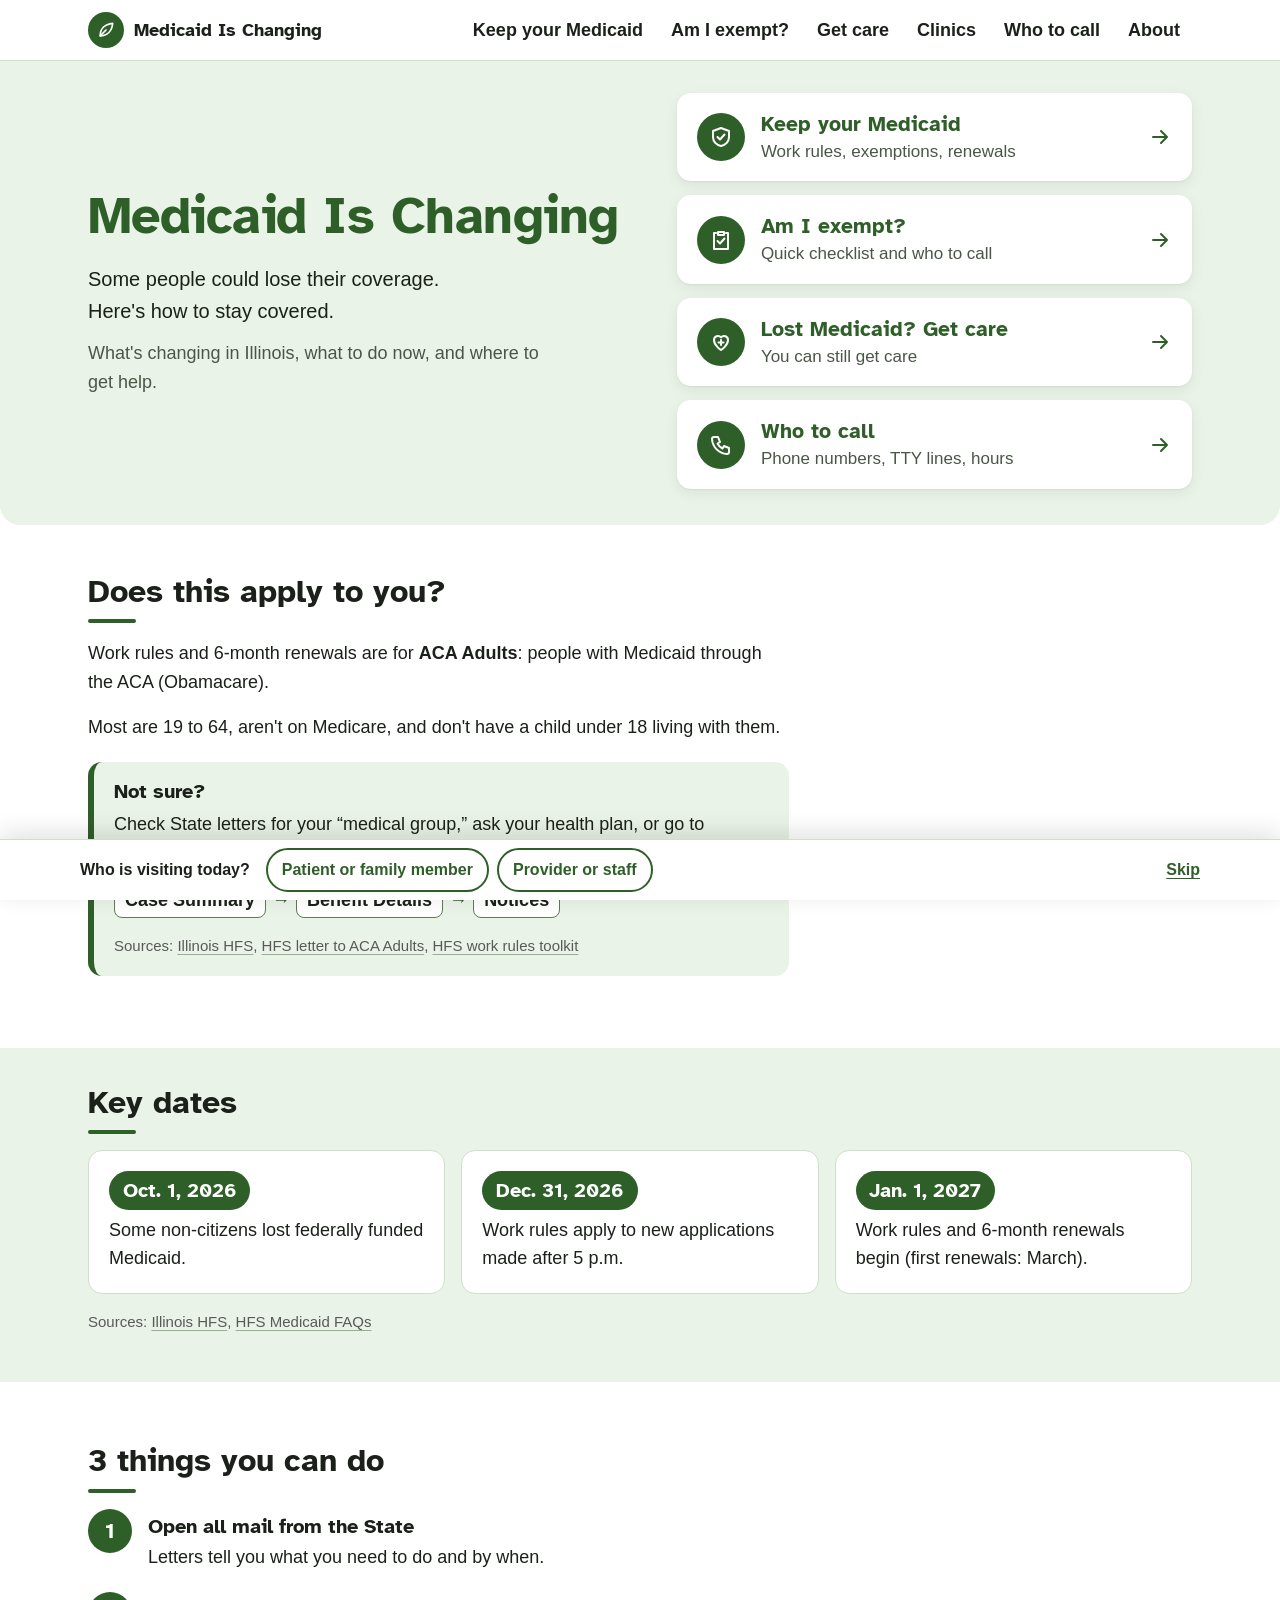
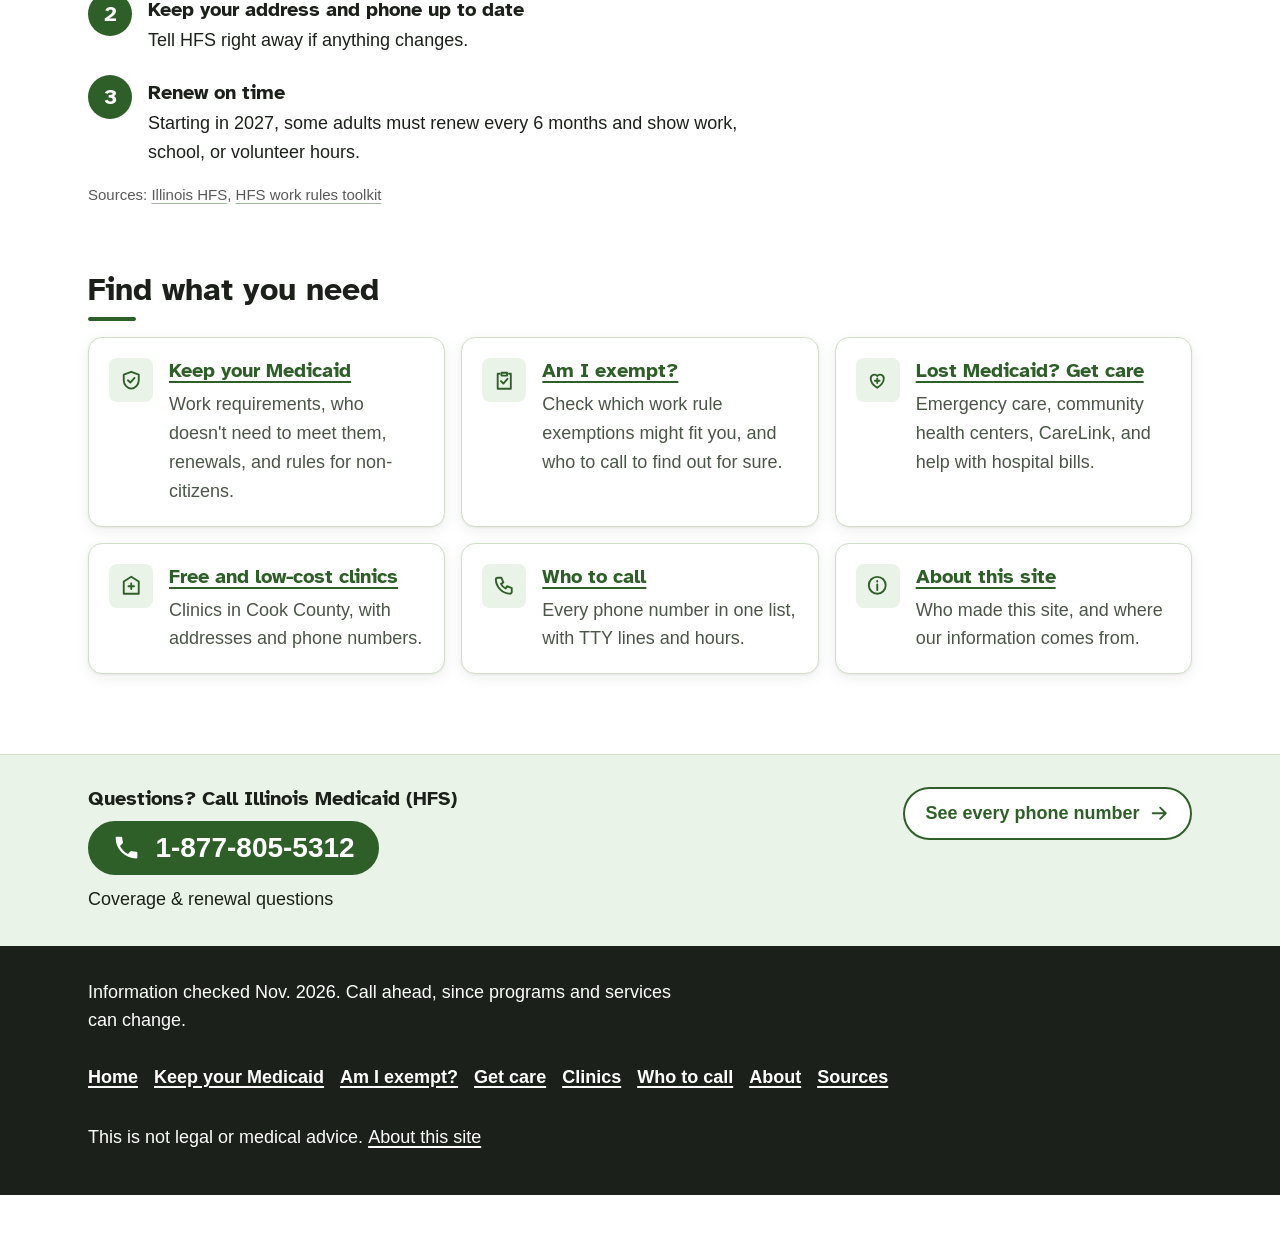
<file: index.html>
<!doctype html>
<html lang="en" data-theme="green">
<head>
  <meta charset="utf-8">
  <meta name="viewport" content="width=device-width, initial-scale=1">
  <title>Home | Medicaid Is Changing</title>
  <meta name="description" content="Medicaid is changing in Illinois. What&#x27;s changing, what to do now, and where to get help.">
  <link rel="preload" href="assets/fonts/atkinson-hyperlegible-latin-700-normal.woff2" as="font" type="font/woff2" crossorigin>
  <link rel="stylesheet" href="assets/css/base.css">
  <link rel="stylesheet" href="assets/css/theme-green.css" id="theme-css">
</head>
<body>
  <a class="skip-link" href="#main">Skip to main content</a>
  <header class="site-header">
    <div class="container">
      <a class="brand" href="index.html"><span class="brand-mark"><svg class="icon" viewBox="0 0 24 24" aria-hidden="true" focusable="false"><path d="M5 19c0-8 5-14 15-15-1 10-7 15-15 15z"/><path d="M5 19l7-7"/></svg></span>Medicaid Is Changing</a>
      <button type="button" class="nav-toggle" aria-expanded="true" aria-controls="site-nav" hidden>Menu</button>
      <nav class="site-nav" id="site-nav" aria-label="Main">
        <ul>
        <li><a href="keep-your-medicaid.html">Keep your Medicaid</a></li>
        <li><a href="am-i-exempt.html">Am I exempt?</a></li>
        <li><a href="get-care.html">Get care</a></li>
        <li><a href="clinics.html">Clinics</a></li>
        <li><a href="who-to-call.html">Who to call</a></li>
        <li><a href="about.html">About</a></li>
        </ul>
      </nav>
    </div>
  </header>
  <main id="main">
    <!-- Section: Hero with the three topic buttons -->
    <section class="hero" id="top" aria-labelledby="page-title">
      <div class="container">
        <div>
          <h1 id="page-title">Medicaid Is Changing</h1>
          <p class="hero-sub">Some people could lose their coverage. Here's how to stay covered.</p>
          <p class="hero-note">What's changing in Illinois, what to do now, and where to get help.</p>
        </div>
        <ul class="topic-grid">
          <li><a class="topic-btn" href="keep-your-medicaid.html"><span class="topic-icon"><svg class="icon" viewBox="0 0 24 24" aria-hidden="true" focusable="false"><path d="M12 3l8 3v6c0 4.5-3.4 8.3-8 9-4.6-.7-8-4.5-8-9V6z"/><path d="M8.5 12l2.5 2.5 4.5-5"/></svg></span><span class="topic-text"><span class="topic-label">Keep your Medicaid</span><span class="topic-hint">Work rules, exemptions, renewals</span></span><svg class="icon" viewBox="0 0 24 24" aria-hidden="true" focusable="false"><path d="M5 12h14M13 6l6 6-6 6"/></svg></a></li>
          <li><a class="topic-btn" href="am-i-exempt.html"><span class="topic-icon"><svg class="icon" viewBox="0 0 24 24" aria-hidden="true" focusable="false"><path d="M9 4h6v3H9z"/><path d="M7 5H5v16h14V5h-2"/><path d="M8.5 13l2.5 2.5 4.5-5"/></svg></span><span class="topic-text"><span class="topic-label">Am I exempt?</span><span class="topic-hint">Quick checklist and who to call</span></span><svg class="icon" viewBox="0 0 24 24" aria-hidden="true" focusable="false"><path d="M5 12h14M13 6l6 6-6 6"/></svg></a></li>
          <li><a class="topic-btn" href="get-care.html"><span class="topic-icon"><svg class="icon" viewBox="0 0 24 24" aria-hidden="true" focusable="false"><path d="M12 20s-7-4.4-7-10a4 4 0 0 1 7-2.6A4 4 0 0 1 19 10c0 5.6-7 10-7 10z"/><path d="M12 10v5M9.5 12.5h5"/></svg></span><span class="topic-text"><span class="topic-label">Lost Medicaid? Get care</span><span class="topic-hint">You can still get care</span></span><svg class="icon" viewBox="0 0 24 24" aria-hidden="true" focusable="false"><path d="M5 12h14M13 6l6 6-6 6"/></svg></a></li>
          <li><a class="topic-btn" href="who-to-call.html"><span class="topic-icon"><svg class="icon" viewBox="0 0 24 24" aria-hidden="true" focusable="false"><path d="M5 4h4l2 5-2.5 1.5a11 11 0 0 0 5 5L15 13l5 2v4a2 2 0 0 1-2 2A16 16 0 0 1 3 6a2 2 0 0 1 2-2z"/></svg></span><span class="topic-text"><span class="topic-label">Who to call</span><span class="topic-hint">Phone numbers, TTY lines, hours</span></span><svg class="icon" viewBox="0 0 24 24" aria-hidden="true" focusable="false"><path d="M5 12h14M13 6l6 6-6 6"/></svg></a></li>
        </ul>
      </div>
    </section>

    <!-- Section: Does this apply to you? -->
    <section class="section" id="apply" aria-labelledby="apply-title">
      <div class="container">
        <h2 id="apply-title">Does this apply to you?</h2>
        <div class="prose">
          <p>Work rules and 6-month renewals are for <strong>ACA Adults</strong>: people with Medicaid through the ACA (Obamacare).</p>
          <p>Most are 19 to 64, aren't on Medicare, and don't have a child under 18 living with them.</p>
        </div>
        <div class="callout">
          <h3>Not sure?</h3>
          <p>Check State letters for your &ldquo;medical group,&rdquo; ask your health plan, or go to <a href="https://abe.illinois.gov">Manage My Case</a>:</p>
          <ol class="path" aria-label="Where to click in Manage My Case">
            <li><span>Case Summary</span></li>
            <li><span>Benefit Details</span></li>
            <li><span>Notices</span></li>
          </ol>
          <p class="source-note">Sources: <a href="https://hfs.illinois.gov/medicalclients/medicaidguide/changes.html" target="_blank" rel="noopener">Illinois HFS</a>, <a href="https://hfs.illinois.gov/content/dam/soi/en/web/hfs/medicalclients/medicaidguide/ACAAdultCustomerNotice083126ToPrint.pdf" target="_blank" rel="noopener">HFS letter to ACA Adults</a>, <a href="https://hfs.illinois.gov/content/dam/soi/en/web/hfs/info/fedresctr/englishhr1phase2toolkit.pdf" target="_blank" rel="noopener">HFS work rules toolkit</a></p>
        </div>
      </div>
    </section>

    <!-- Section: Key dates -->
    <section class="section-alt" id="key-dates" aria-labelledby="dates-title">
      <div class="container">
        <h2 id="dates-title">Key dates</h2>
        <ul class="date-list">
          <li class="card card-plain"><span class="date">Oct. 1, 2026</span><span>Some non-citizens lost federally funded Medicaid.</span></li>
          <li class="card card-plain"><span class="date">Dec. 31, 2026</span><span>Work rules apply to new applications made after 5 p.m.</span></li>
          <li class="card card-plain"><span class="date">Jan. 1, 2027</span><span>Work rules and 6-month renewals begin (first renewals: March).</span></li>
        </ul>
        <p class="source-note">Sources: <a href="https://hfs.illinois.gov/medicalclients/medicaidguide/changes.html" target="_blank" rel="noopener">Illinois HFS</a>, <a href="https://hfs.illinois.gov/info/fedresctr/faqshowwillfedchimpactmedicaid.html" target="_blank" rel="noopener">HFS Medicaid FAQs</a></p>
      </div>
    </section>

    <!-- Section: 3 things you can do -->
    <section class="section" id="three-things" aria-labelledby="three-title">
      <div class="container">
        <h2 id="three-title">3 things you can do</h2>
        <ol class="steps">
          <li><h3>Open all mail from the State</h3><p>Letters tell you what you need to do and by when.</p></li>
          <li><h3>Keep your address and phone up to date</h3><p>Tell HFS right away if anything changes.</p></li>
          <li><h3>Renew on time</h3><p>Starting in 2027, some adults must renew every 6 months and show work, school, or volunteer hours.</p></li>
        </ol>
        <p class="source-note">Sources: <a href="https://hfs.illinois.gov/medicalclients/medicaidguide/changes.html" target="_blank" rel="noopener">Illinois HFS</a>, <a href="https://hfs.illinois.gov/content/dam/soi/en/web/hfs/info/fedresctr/englishhr1phase2toolkit.pdf" target="_blank" rel="noopener">HFS work rules toolkit</a></p>
      </div>
    </section>

    <!-- Section: Cards to every page -->
    <section class="section" id="topics" aria-labelledby="topics-title">
      <div class="container">
        <h2 id="topics-title">Find what you need</h2>
        <ul class="card-grid">
          <li><a class="card card-link" href="keep-your-medicaid.html"><span class="card-icon"><svg class="icon" viewBox="0 0 24 24" aria-hidden="true" focusable="false"><path d="M12 3l8 3v6c0 4.5-3.4 8.3-8 9-4.6-.7-8-4.5-8-9V6z"/><path d="M8.5 12l2.5 2.5 4.5-5"/></svg></span><span><span class="card-title">Keep your Medicaid</span><span class="card-text">Work requirements, who doesn't need to meet them, renewals, and rules for non-citizens.</span></span></a></li>
          <li><a class="card card-link" href="am-i-exempt.html"><span class="card-icon"><svg class="icon" viewBox="0 0 24 24" aria-hidden="true" focusable="false"><path d="M9 4h6v3H9z"/><path d="M7 5H5v16h14V5h-2"/><path d="M8.5 13l2.5 2.5 4.5-5"/></svg></span><span><span class="card-title">Am I exempt?</span><span class="card-text">Check which work rule exemptions might fit you, and who to call to find out for sure.</span></span></a></li>
          <li><a class="card card-link" href="get-care.html"><span class="card-icon"><svg class="icon" viewBox="0 0 24 24" aria-hidden="true" focusable="false"><path d="M12 20s-7-4.4-7-10a4 4 0 0 1 7-2.6A4 4 0 0 1 19 10c0 5.6-7 10-7 10z"/><path d="M12 10v5M9.5 12.5h5"/></svg></span><span><span class="card-title">Lost Medicaid? Get care</span><span class="card-text">Emergency care, community health centers, CareLink, and help with hospital bills.</span></span></a></li>
          <li><a class="card card-link" href="clinics.html"><span class="card-icon"><svg class="icon" viewBox="0 0 24 24" aria-hidden="true" focusable="false"><path d="M4 21V8l8-5 8 5v13z"/><path d="M12 10v6M9 13h6"/></svg></span><span><span class="card-title">Free and low-cost clinics</span><span class="card-text">Clinics in Cook County, with addresses and phone numbers.</span></span></a></li>
          <li><a class="card card-link" href="who-to-call.html"><span class="card-icon"><svg class="icon" viewBox="0 0 24 24" aria-hidden="true" focusable="false"><path d="M5 4h4l2 5-2.5 1.5a11 11 0 0 0 5 5L15 13l5 2v4a2 2 0 0 1-2 2A16 16 0 0 1 3 6a2 2 0 0 1 2-2z"/></svg></span><span><span class="card-title">Who to call</span><span class="card-text">Every phone number in one list, with TTY lines and hours.</span></span></a></li>
          <li><a class="card card-link" href="about.html"><span class="card-icon"><svg class="icon" viewBox="0 0 24 24" aria-hidden="true" focusable="false"><circle cx="12" cy="12" r="9"/><path d="M12 11v6M12 7.5v.5"/></svg></span><span><span class="card-title">About this site</span><span class="card-text">Who made this site, and where our information comes from.</span></span></a></li>
        </ul>
      </div>
    </section>

    <!-- Section: Who to call strip -->
    <section class="phone-strip" id="call-hfs" aria-labelledby="call-hfs-title">
      <div class="container">
        <div>
          <h2 id="call-hfs-title">Questions? Call Illinois Medicaid (HFS)</h2>
          <p><a class="tel" href="tel:+18778055312">1-877-805-5312</a></p>
          <p>Coverage &amp; renewal questions</p>
        </div>
        <a class="btn" href="who-to-call.html">See every phone number<svg class="icon" viewBox="0 0 24 24" aria-hidden="true" focusable="false"><path d="M5 12h14M13 6l6 6-6 6"/></svg></a>
      </div>
    </section>
  </main>
  <footer class="site-footer">
    <div class="container">
      <p class="footer-note">Information checked Nov. 2026. Call ahead, since programs and services can change.</p>
      <ul class="footer-links" aria-label="Footer">
        <li><a href="index.html">Home</a></li>
        <li><a href="keep-your-medicaid.html">Keep your Medicaid</a></li>
        <li><a href="am-i-exempt.html">Am I exempt?</a></li>
        <li><a href="get-care.html">Get care</a></li>
        <li><a href="clinics.html">Clinics</a></li>
        <li><a href="who-to-call.html">Who to call</a></li>
        <li><a href="about.html">About</a></li>
        <li><a href="about.html#sources">Sources</a></li>
      </ul>
      <p class="footer-note">This is not legal or medical advice. <a href="about.html">About this site</a></p>
    </div>
  </footer>
  <script src="config.js"></script>
  <script src="assets/js/site.js"></script>
  <script src="assets/js/visitor-count.js" defer></script>
</body>
</html>
</file>
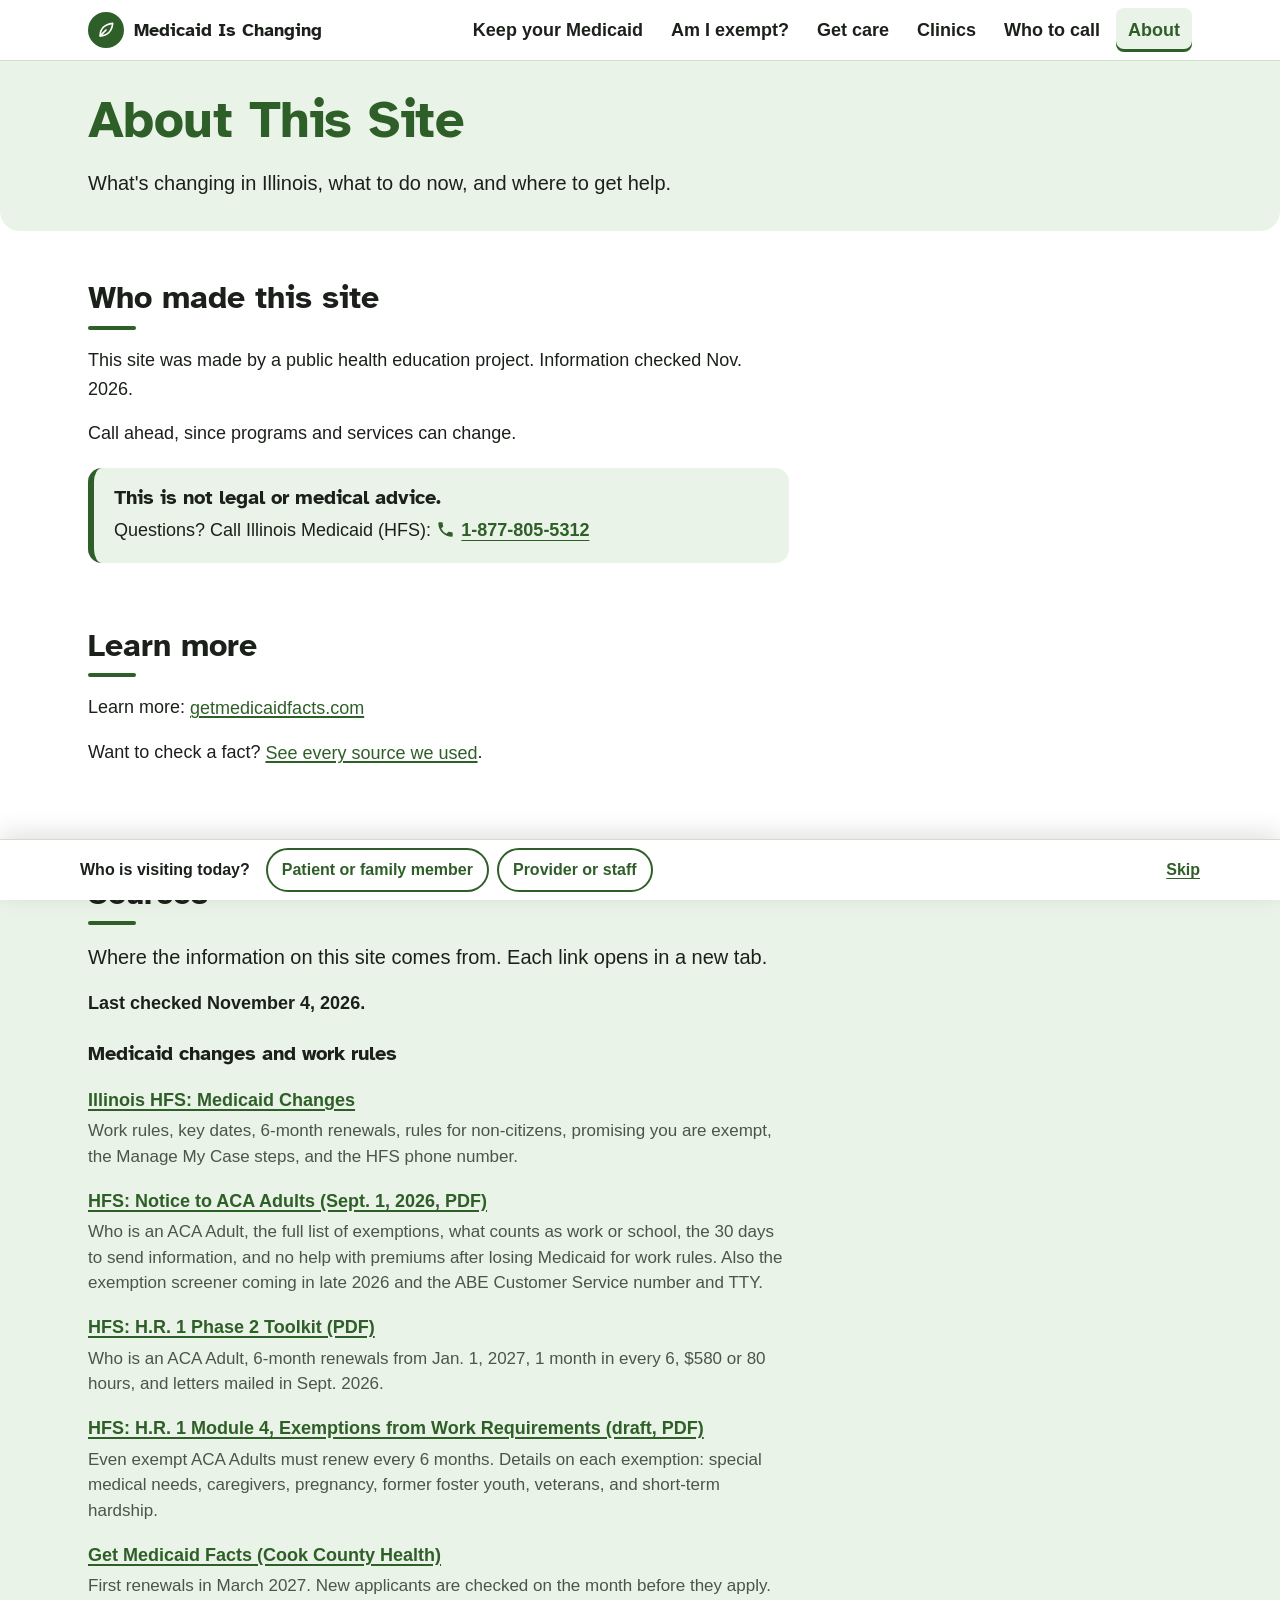
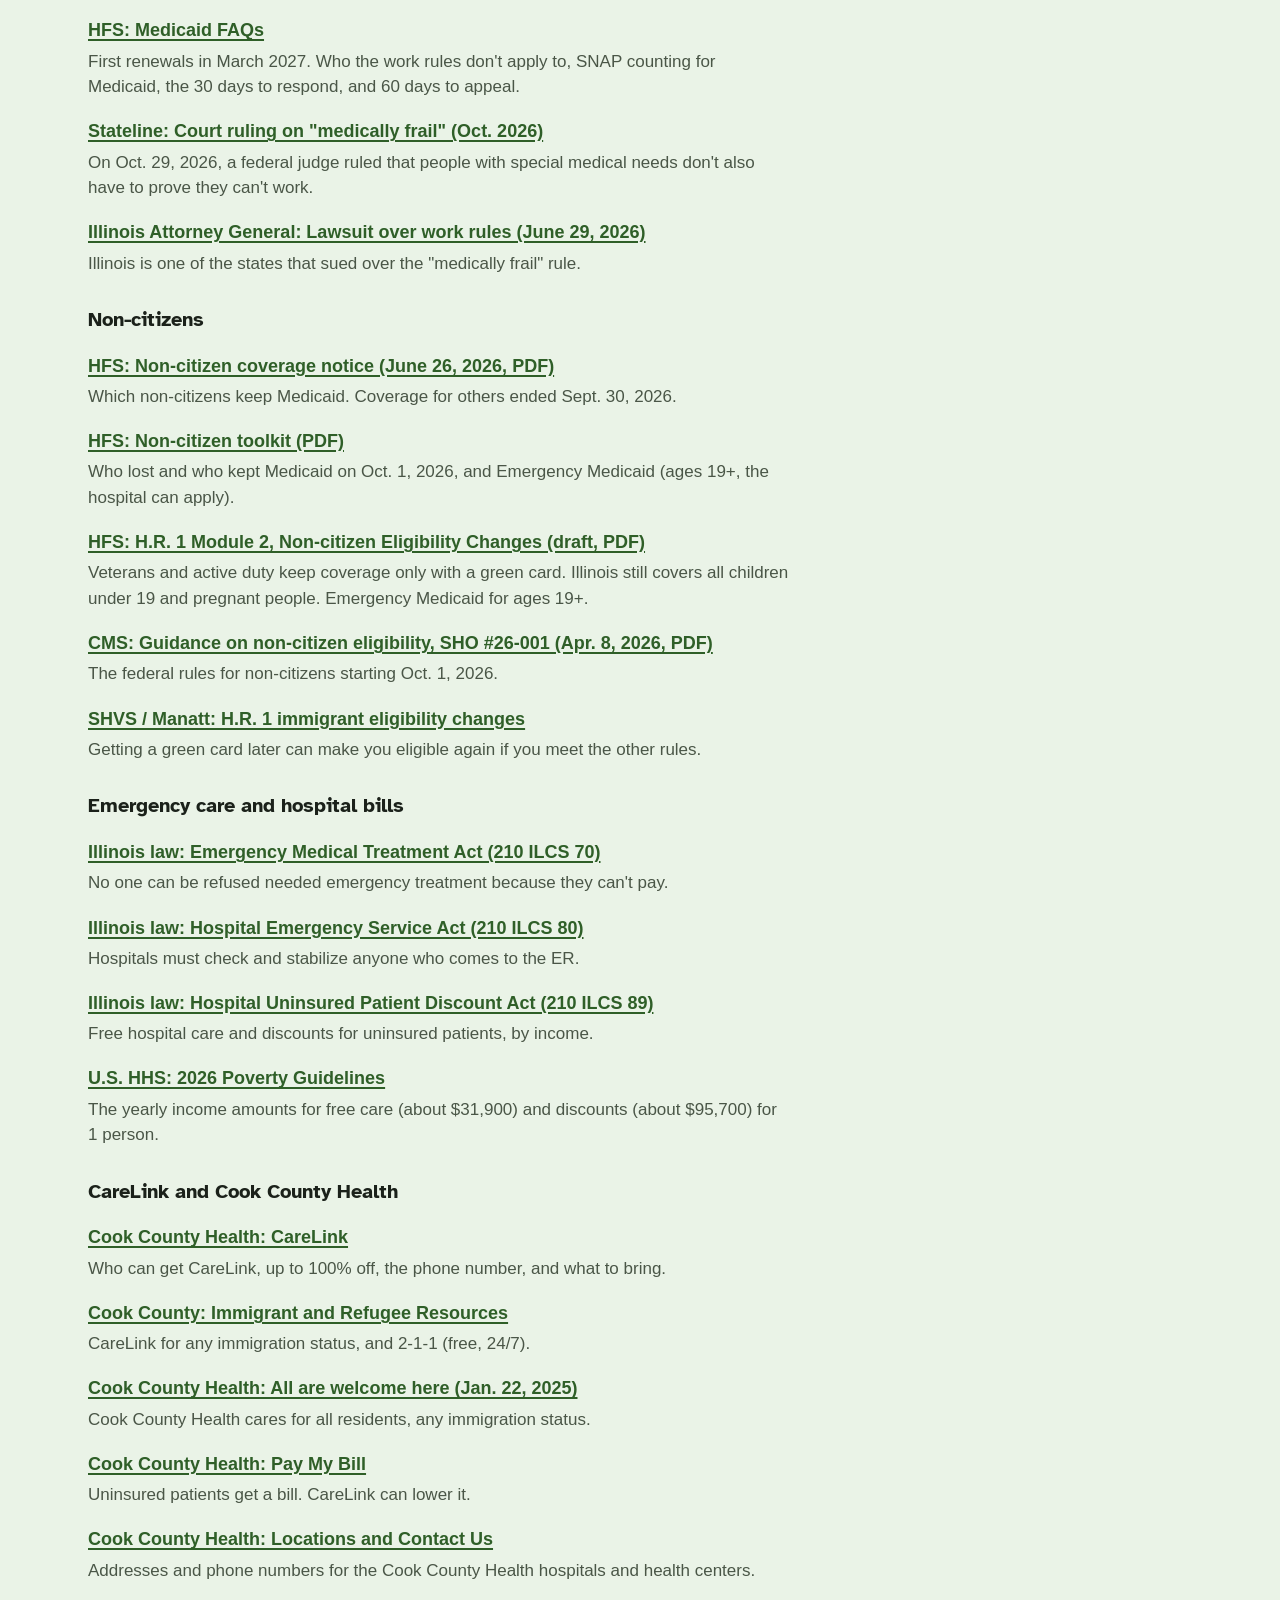
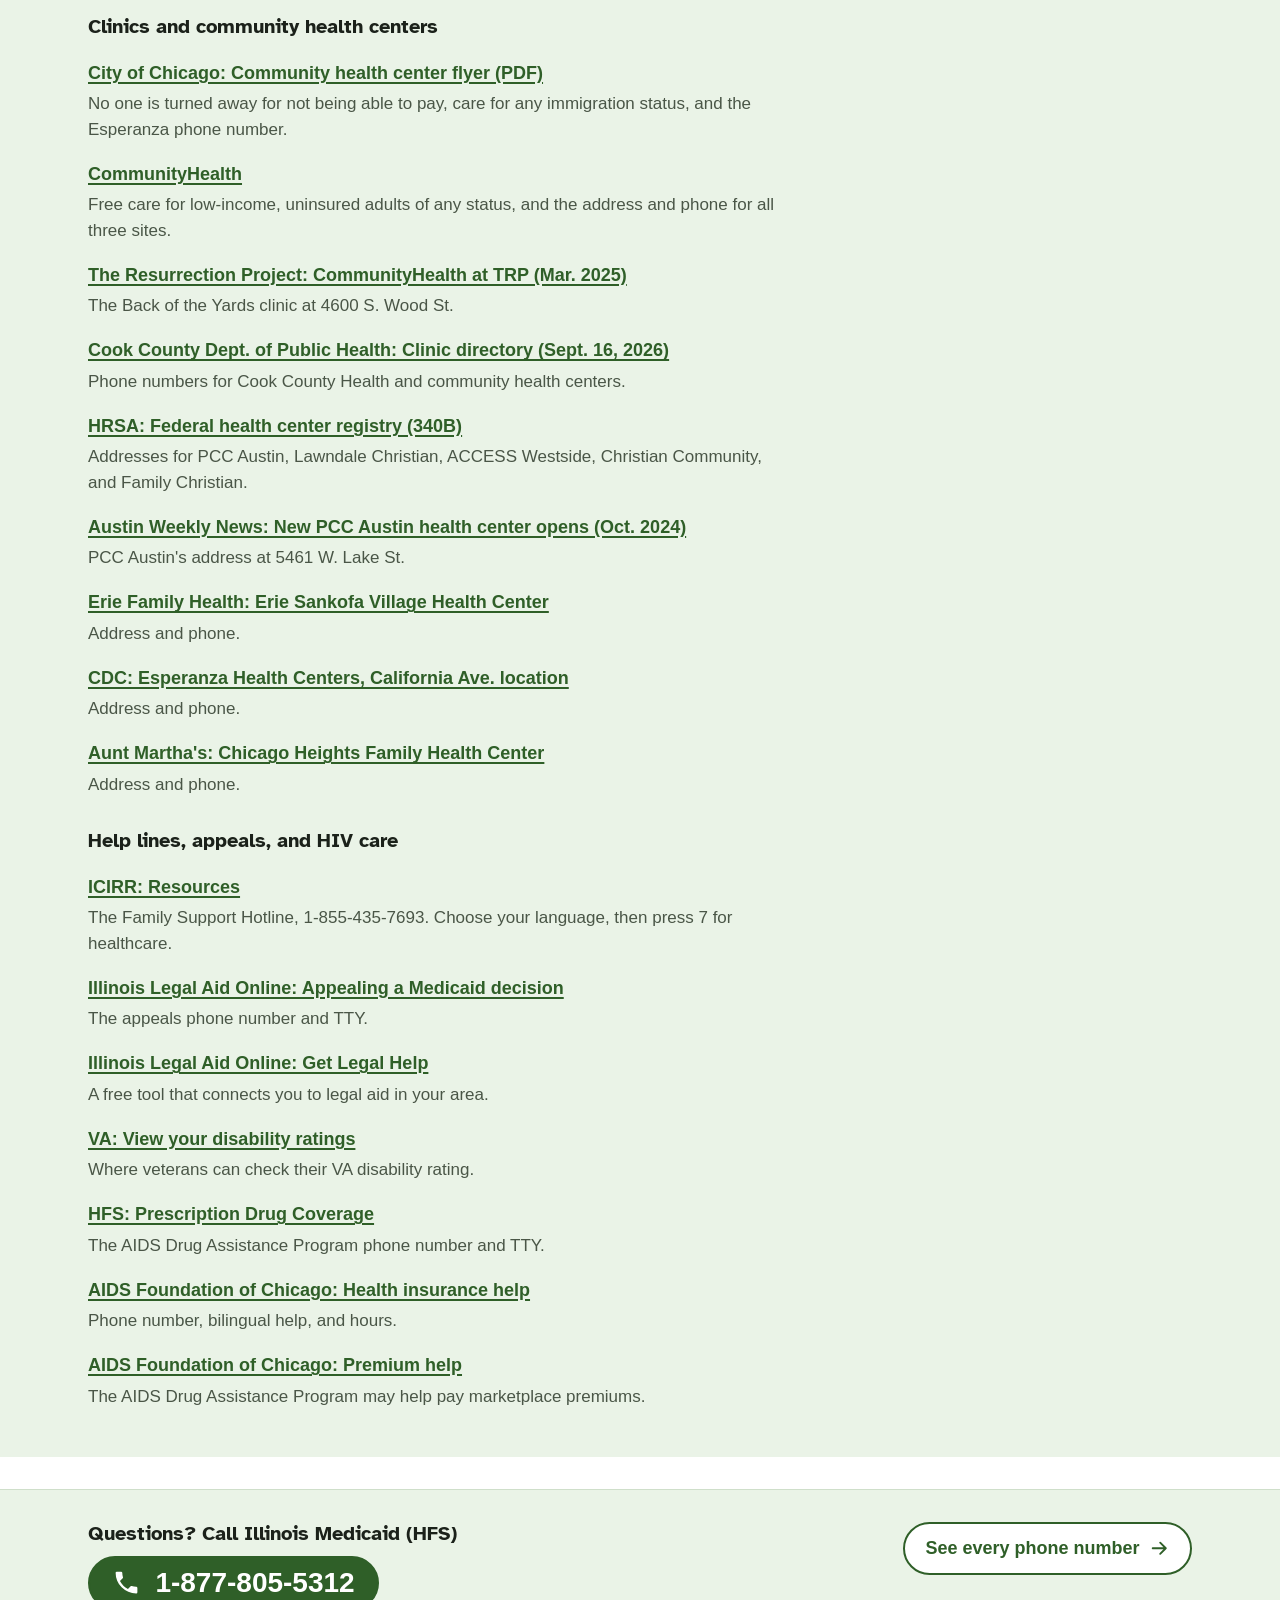
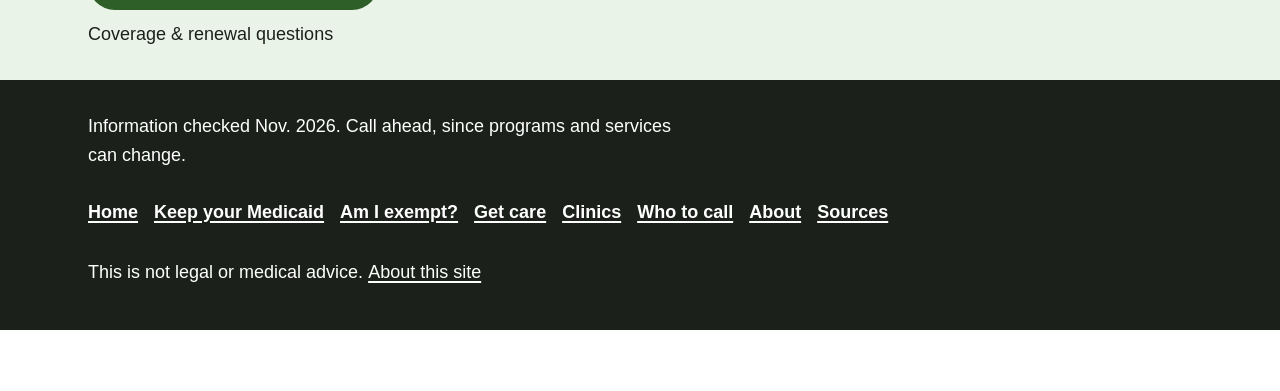
<file: about.html>
<!doctype html>
<html lang="en" data-theme="green">
<head>
  <meta charset="utf-8">
  <meta name="viewport" content="width=device-width, initial-scale=1">
  <title>About | Medicaid Is Changing</title>
  <meta name="description" content="About this site: who made it, where to learn more, and the sources for the information about Medicaid changes in Illinois.">
  <link rel="preload" href="assets/fonts/atkinson-hyperlegible-latin-700-normal.woff2" as="font" type="font/woff2" crossorigin>
  <link rel="stylesheet" href="assets/css/base.css">
  <link rel="stylesheet" href="assets/css/theme-green.css" id="theme-css">
</head>
<body>
  <a class="skip-link" href="#main">Skip to main content</a>
  <header class="site-header">
    <div class="container">
      <a class="brand" href="index.html"><span class="brand-mark"><svg class="icon" viewBox="0 0 24 24" aria-hidden="true" focusable="false"><path d="M5 19c0-8 5-14 15-15-1 10-7 15-15 15z"/><path d="M5 19l7-7"/></svg></span>Medicaid Is Changing</a>
      <button type="button" class="nav-toggle" aria-expanded="true" aria-controls="site-nav" hidden>Menu</button>
      <nav class="site-nav" id="site-nav" aria-label="Main">
        <ul>
        <li><a href="keep-your-medicaid.html">Keep your Medicaid</a></li>
        <li><a href="am-i-exempt.html">Am I exempt?</a></li>
        <li><a href="get-care.html">Get care</a></li>
        <li><a href="clinics.html">Clinics</a></li>
        <li><a href="who-to-call.html">Who to call</a></li>
        <li><a href="about.html" aria-current="page">About</a></li>
        </ul>
      </nav>
    </div>
  </header>
  <main id="main">
    <!-- Page title -->
    <div class="page-head">
      <div class="container">
        <h1>About This Site</h1>
        <p class="lead">What's changing in Illinois, what to do now, and where to get help.</p>
      </div>
    </div>

    <!-- Section: About -->
    <section class="section" id="about" aria-labelledby="about-title">
      <div class="container">
        <h2 id="about-title">Who made this site</h2>
        <div class="prose">
          <p>This site was made by a public health education project. Information checked Nov. 2026.</p>
          <p>Call ahead, since programs and services can change.</p>
        </div>
        <div class="callout">
          <h3>This is not legal or medical advice.</h3>
          <p>Questions? Call Illinois Medicaid (HFS): <a class="tel" href="tel:+18778055312">1-877-805-5312</a></p>
        </div>
      </div>
    </section>

    <!-- Section: Learn more -->
    <section class="section" id="learn-more" aria-labelledby="more-title">
      <div class="container">
        <h2 id="more-title">Learn more</h2>
        <p class="prose">Learn more: <a href="https://getmedicaidfacts.com">getmedicaidfacts.com</a></p>
        <p class="prose">Want to check a fact? <a href="#sources">See every source we used</a>.</p>
      </div>
    </section>

    <!-- Section: Sources (every source used on this site, grouped by topic) -->
    <section class="section-alt" id="sources" aria-labelledby="sources-title">
      <div class="container">
        <div class="section-head">
          <h2 id="sources-title">Sources</h2>
          <p class="lead">Where the information on this site comes from. Each link opens in a new tab.</p>
          <p><strong>Last checked November 4, 2026.</strong></p>
        </div>
        <h3 id="sources-medicaid">Medicaid changes and work rules</h3>
        <ul class="source-list">
          <li><a href="https://hfs.illinois.gov/medicalclients/medicaidguide/changes.html" target="_blank" rel="noopener">Illinois HFS: Medicaid Changes</a><span class="source-for">Work rules, key dates, 6-month renewals, rules for non-citizens, promising you are exempt, the Manage My Case steps, and the HFS phone number.</span></li>
          <li><a href="https://hfs.illinois.gov/content/dam/soi/en/web/hfs/medicalclients/medicaidguide/ACAAdultCustomerNotice083126ToPrint.pdf" target="_blank" rel="noopener">HFS: Notice to ACA Adults (Sept. 1, 2026, PDF)</a><span class="source-for">Who is an ACA Adult, the full list of exemptions, what counts as work or school, the 30 days to send information, and no help with premiums after losing Medicaid for work rules. Also the exemption screener coming in late 2026 and the ABE Customer Service number and TTY.</span></li>
          <li><a href="https://hfs.illinois.gov/content/dam/soi/en/web/hfs/info/fedresctr/englishhr1phase2toolkit.pdf" target="_blank" rel="noopener">HFS: H.R. 1 Phase 2 Toolkit (PDF)</a><span class="source-for">Who is an ACA Adult, 6-month renewals from Jan. 1, 2027, 1 month in every 6, $580 or 80 hours, and letters mailed in Sept. 2026.</span></li>
          <li><a href="https://hfs.illinois.gov/content/dam/soi/en/web/hfs/info/fedresctr/hr1mod4exempteng.pdf" target="_blank" rel="noopener">HFS: H.R. 1 Module 4, Exemptions from Work Requirements (draft, PDF)</a><span class="source-for">Even exempt ACA Adults must renew every 6 months. Details on each exemption: special medical needs, caregivers, pregnancy, former foster youth, veterans, and short-term hardship.</span></li>
          <li><a href="https://getmedicaidfacts.com/" target="_blank" rel="noopener">Get Medicaid Facts (Cook County Health)</a><span class="source-for">First renewals in March 2027. New applicants are checked on the month before they apply.</span></li>
          <li><a href="https://hfs.illinois.gov/info/fedresctr/faqshowwillfedchimpactmedicaid.html" target="_blank" rel="noopener">HFS: Medicaid FAQs</a><span class="source-for">First renewals in March 2027. Who the work rules don't apply to, SNAP counting for Medicaid, the 30 days to respond, and 60 days to appeal.</span></li>
          <li><a href="https://stateline.org/?p=18999" target="_blank" rel="noopener">Stateline: Court ruling on "medically frail" (Oct. 2026)</a><span class="source-for">On Oct. 29, 2026, a federal judge ruled that people with special medical needs don't also have to prove they can't work.</span></li>
          <li><a href="https://www.illinoisattorneygeneral.gov/news/story/attorney-general-raoul-sues-trump-administration-over-unlawful-implementation-of-medicaid-work-requirements" target="_blank" rel="noopener">Illinois Attorney General: Lawsuit over work rules (June 29, 2026)</a><span class="source-for">Illinois is one of the states that sued over the "medically frail" rule.</span></li>
        </ul>
        <h3 id="sources-non-citizens">Non-citizens</h3>
        <ul class="source-list">
          <li><a href="https://hfs.illinois.gov/content/dam/soi/en/web/hfs/medicalclients/hbia_hbis/cn06262026hirmcnee.pdf" target="_blank" rel="noopener">HFS: Non-citizen coverage notice (June 26, 2026, PDF)</a><span class="source-for">Which non-citizens keep Medicaid. Coverage for others ended Sept. 30, 2026.</span></li>
          <li><a href="https://hfs.illinois.gov/content/dam/soi/en/web/hfs/info/fedresctr/hr1noncitizentkenglish.pdf" target="_blank" rel="noopener">HFS: Non-citizen toolkit (PDF)</a><span class="source-for">Who lost and who kept Medicaid on Oct. 1, 2026, and Emergency Medicaid (ages 19+, the hospital can apply).</span></li>
          <li><a href="https://hfs.illinois.gov/content/dam/soi/en/web/hfs/info/fedresctr/hr1mod2englishsd.pdf" target="_blank" rel="noopener">HFS: H.R. 1 Module 2, Non-citizen Eligibility Changes (draft, PDF)</a><span class="source-for">Veterans and active duty keep coverage only with a green card. Illinois still covers all children under 19 and pregnant people. Emergency Medicaid for ages 19+.</span></li>
          <li><a href="https://www.medicaid.gov/federal-policy-guidance/downloads/sho26001.pdf" target="_blank" rel="noopener">CMS: Guidance on non-citizen eligibility, SHO #26-001 (Apr. 8, 2026, PDF)</a><span class="source-for">The federal rules for non-citizens starting Oct. 1, 2026.</span></li>
          <li><a href="https://shvs.org/?p=1564" target="_blank" rel="noopener">SHVS / Manatt: H.R. 1 immigrant eligibility changes</a><span class="source-for">Getting a green card later can make you eligible again if you meet the other rules.</span></li>
        </ul>
        <h3 id="sources-hospitals">Emergency care and hospital bills</h3>
        <ul class="source-list">
          <li><a href="https://ilga.gov/legislation/ilcs/documents/021000700K1.htm" target="_blank" rel="noopener">Illinois law: Emergency Medical Treatment Act (210 ILCS 70)</a><span class="source-for">No one can be refused needed emergency treatment because they can't pay.</span></li>
          <li><a href="https://www.ilga.gov/legislation/ilcs/ilcs3.asp?ActID=1233" target="_blank" rel="noopener">Illinois law: Hospital Emergency Service Act (210 ILCS 80)</a><span class="source-for">Hospitals must check and stabilize anyone who comes to the ER.</span></li>
          <li><a href="https://ilga.gov/legislation/ilcs/documents/021000890K10.htm" target="_blank" rel="noopener">Illinois law: Hospital Uninsured Patient Discount Act (210 ILCS 89)</a><span class="source-for">Free hospital care and discounts for uninsured patients, by income.</span></li>
          <li><a href="https://aspe.hhs.gov/topics/poverty-economic-mobility/poverty-guidelines" target="_blank" rel="noopener">U.S. HHS: 2026 Poverty Guidelines</a><span class="source-for">The yearly income amounts for free care (about $31,900) and discounts (about $95,700) for 1 person.</span></li>
        </ul>
        <h3 id="sources-cook-county">CareLink and Cook County Health</h3>
        <ul class="source-list">
          <li><a href="https://cookcountyhealth.org/carelink/" target="_blank" rel="noopener">Cook County Health: CareLink</a><span class="source-for">Who can get CareLink, up to 100% off, the phone number, and what to bring.</span></li>
          <li><a href="https://www.cookcountyil.gov/immigration" target="_blank" rel="noopener">Cook County: Immigrant and Refugee Resources</a><span class="source-for">CareLink for any immigration status, and 2-1-1 (free, 24/7).</span></li>
          <li><a href="https://cookcountyhealth.org/ar/بيان-صحفي/cook-county-health-all-are-welcome-here-aqui-todos-son-bienvenidos/" target="_blank" rel="noopener">Cook County Health: All are welcome here (Jan. 22, 2025)</a><span class="source-for">Cook County Health cares for all residents, any immigration status.</span></li>
          <li><a href="https://cookcountyhealth.org/?p=138910" target="_blank" rel="noopener">Cook County Health: Pay My Bill</a><span class="source-for">Uninsured patients get a bill. CareLink can lower it.</span></li>
          <li><a href="https://cookcountyhealth.org/contact-us" target="_blank" rel="noopener">Cook County Health: Locations and Contact Us</a><span class="source-for">Addresses and phone numbers for the Cook County Health hospitals and health centers.</span></li>
        </ul>
        <h3 id="sources-clinics">Clinics and community health centers</h3>
        <ul class="source-list">
          <li><a href="https://www.chicago.gov/content/dam/city/sites/covid/documents/FQHC_Flyer_En.pdf" target="_blank" rel="noopener">City of Chicago: Community health center flyer (PDF)</a><span class="source-for">No one is turned away for not being able to pay, care for any immigration status, and the Esperanza phone number.</span></li>
          <li><a href="https://communityhealth.org/9347-2/" target="_blank" rel="noopener">CommunityHealth</a><span class="source-for">Free care for low-income, uninsured adults of any status, and the address and phone for all three sites.</span></li>
          <li><a href="https://resurrectionproject.org/community-health-at-the-resurrection-project/" target="_blank" rel="noopener">The Resurrection Project: CommunityHealth at TRP (Mar. 2025)</a><span class="source-for">The Back of the Yards clinic at 4600 S. Wood St.</span></li>
          <li><a href="https://cookcountypublichealth.org/?p=8636" target="_blank" rel="noopener">Cook County Dept. of Public Health: Clinic directory (Sept. 16, 2026)</a><span class="source-for">Phone numbers for Cook County Health and community health centers.</span></li>
          <li><a href="https://340bopais.hrsa.gov/cedetails/107075" target="_blank" rel="noopener">HRSA: Federal health center registry (340B)</a><span class="source-for">Addresses for PCC Austin, Lawndale Christian, ACCESS Westside, Christian Community, and Family Christian.</span></li>
          <li><a href="https://www.austinweeklynews.com/2024/10/14/new-austin-family-health-center-opens-on-west-side/" target="_blank" rel="noopener">Austin Weekly News: New PCC Austin health center opens (Oct. 2024)</a><span class="source-for">PCC Austin's address at 5461 W. Lake St.</span></li>
          <li><a href="https://www.eriefamilyhealth.org/locations/sankofavillage/" target="_blank" rel="noopener">Erie Family Health: Erie Sankofa Village Health Center</a><span class="source-for">Address and phone.</span></li>
          <li><a href="https://npin.cdc.gov/organization/esperanza-health-centers-0" target="_blank" rel="noopener">CDC: Esperanza Health Centers, California Ave. location</a><span class="source-for">Address and phone.</span></li>
          <li><a href="https://auntmarthas.org/location/family-health-wellness-center" target="_blank" rel="noopener">Aunt Martha's: Chicago Heights Family Health Center</a><span class="source-for">Address and phone.</span></li>
        </ul>
        <h3 id="sources-help-lines">Help lines, appeals, and HIV care</h3>
        <ul class="source-list">
          <li><a href="https://www.icirr.org/resources" target="_blank" rel="noopener">ICIRR: Resources</a><span class="source-for">The Family Support Hotline, 1-855-435-7693. Choose your language, then press 7 for healthcare.</span></li>
          <li><a href="https://www.illinoislegalaid.org/legal-information/appealing-medicaid-decision" target="_blank" rel="noopener">Illinois Legal Aid Online: Appealing a Medicaid decision</a><span class="source-for">The appeals phone number and TTY.</span></li>
          <li><a href="https://www.illinoislegalaid.org/site-faqs/using-get-legal-help" target="_blank" rel="noopener">Illinois Legal Aid Online: Get Legal Help</a><span class="source-for">A free tool that connects you to legal aid in your area.</span></li>
          <li><a href="https://www.va.gov/disability/view-disability-rating/" target="_blank" rel="noopener">VA: View your disability ratings</a><span class="source-for">Where veterans can check their VA disability rating.</span></li>
          <li><a href="https://hfs.illinois.gov/medicalclients/health/prescriptions.html" target="_blank" rel="noopener">HFS: Prescription Drug Coverage</a><span class="source-for">The AIDS Drug Assistance Program phone number and TTY.</span></li>
          <li><a href="https://www.aidschicago.org/i-need/medicaid-medicare-and-health-insurance/" target="_blank" rel="noopener">AIDS Foundation of Chicago: Health insurance help</a><span class="source-for">Phone number, bilingual help, and hours.</span></li>
          <li><a href="https://www.aidschicago.org/?p=833" target="_blank" rel="noopener">AIDS Foundation of Chicago: Premium help</a><span class="source-for">The AIDS Drug Assistance Program may help pay marketplace premiums.</span></li>
        </ul>
      </div>
    </section>

    <!-- Section: Who to call strip -->
    <section class="phone-strip" id="call-hfs" aria-labelledby="call-hfs-title">
      <div class="container">
        <div>
          <h2 id="call-hfs-title">Questions? Call Illinois Medicaid (HFS)</h2>
          <p><a class="tel" href="tel:+18778055312">1-877-805-5312</a></p>
          <p>Coverage &amp; renewal questions</p>
        </div>
        <a class="btn" href="who-to-call.html">See every phone number<svg class="icon" viewBox="0 0 24 24" aria-hidden="true" focusable="false"><path d="M5 12h14M13 6l6 6-6 6"/></svg></a>
      </div>
    </section>
  </main>
  <footer class="site-footer">
    <div class="container">
      <p class="footer-note">Information checked Nov. 2026. Call ahead, since programs and services can change.</p>
      <ul class="footer-links" aria-label="Footer">
        <li><a href="index.html">Home</a></li>
        <li><a href="keep-your-medicaid.html">Keep your Medicaid</a></li>
        <li><a href="am-i-exempt.html">Am I exempt?</a></li>
        <li><a href="get-care.html">Get care</a></li>
        <li><a href="clinics.html">Clinics</a></li>
        <li><a href="who-to-call.html">Who to call</a></li>
        <li><a href="about.html">About</a></li>
        <li><a href="about.html#sources">Sources</a></li>
      </ul>
      <p class="footer-note">This is not legal or medical advice. <a href="about.html">About this site</a></p>
    </div>
  </footer>
  <script src="config.js"></script>
  <script src="assets/js/site.js"></script>
  <script src="assets/js/visitor-count.js" defer></script>
</body>
</html>
</file>
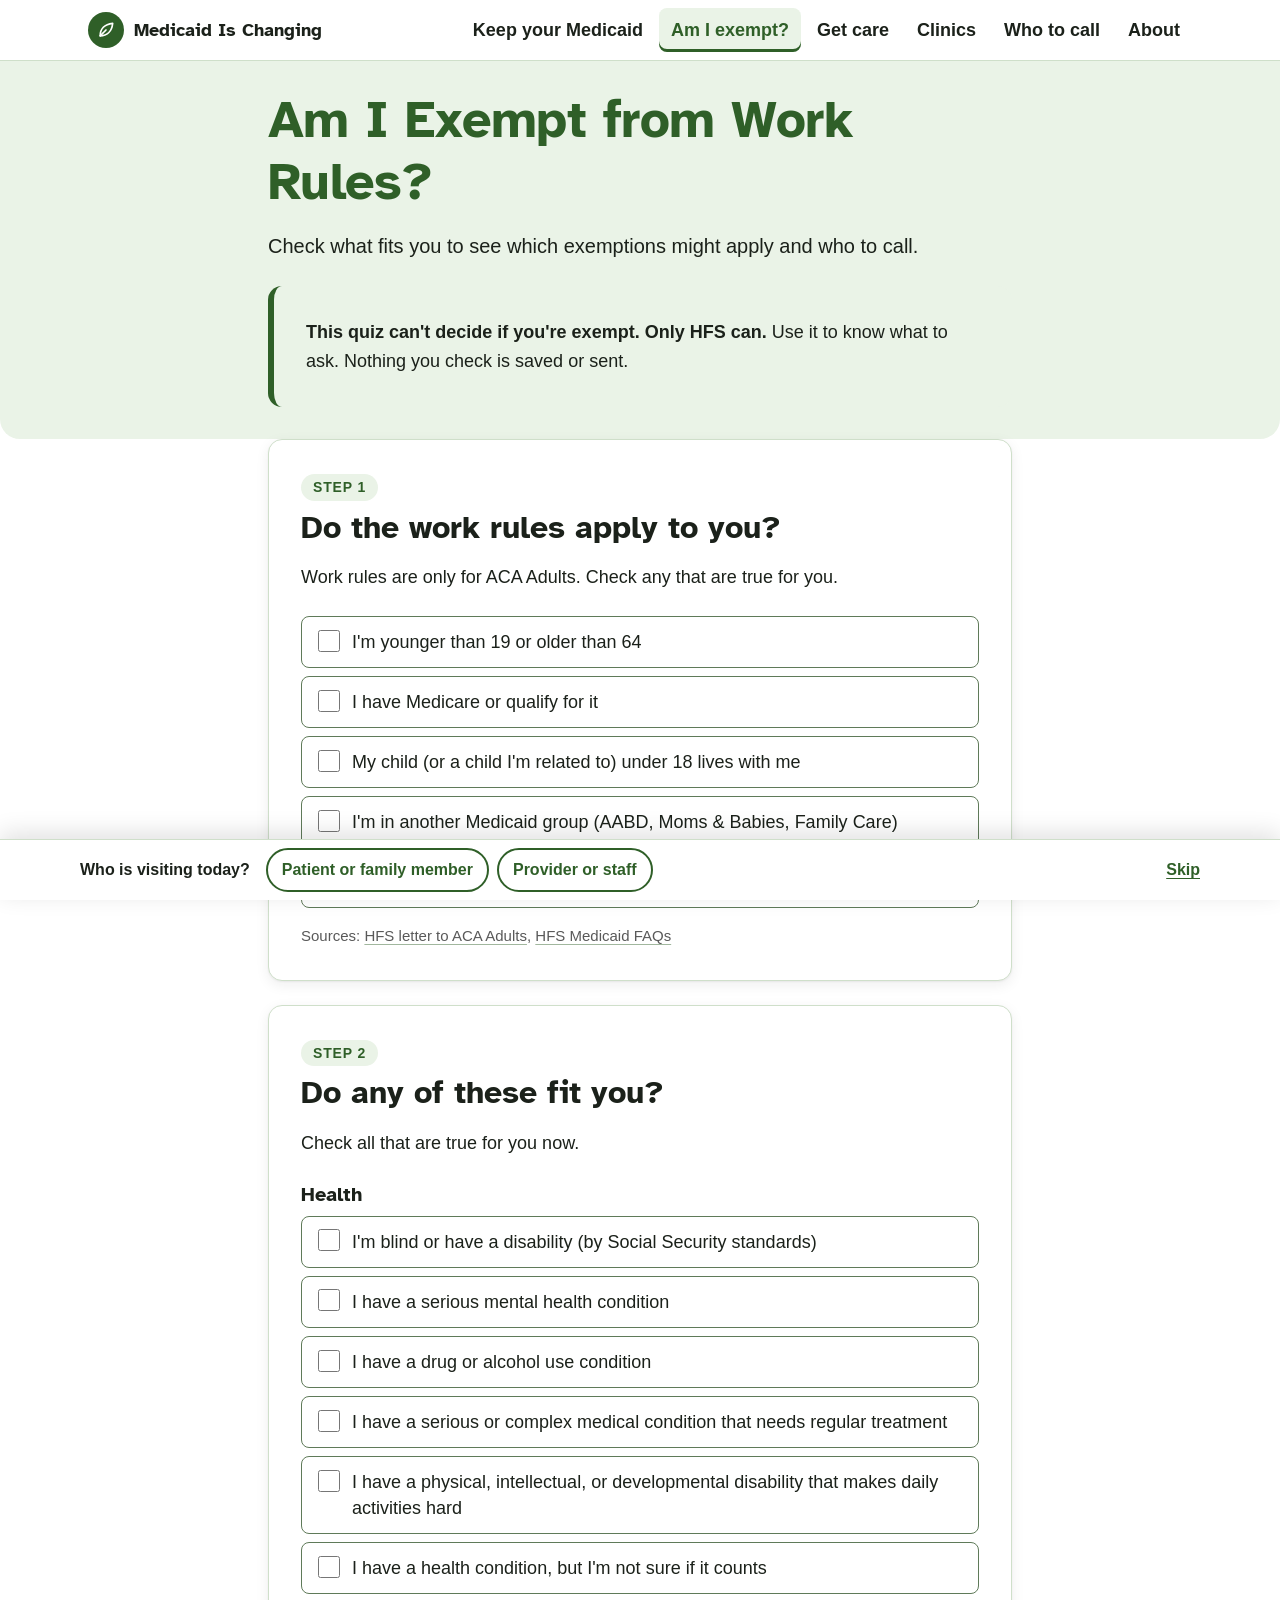
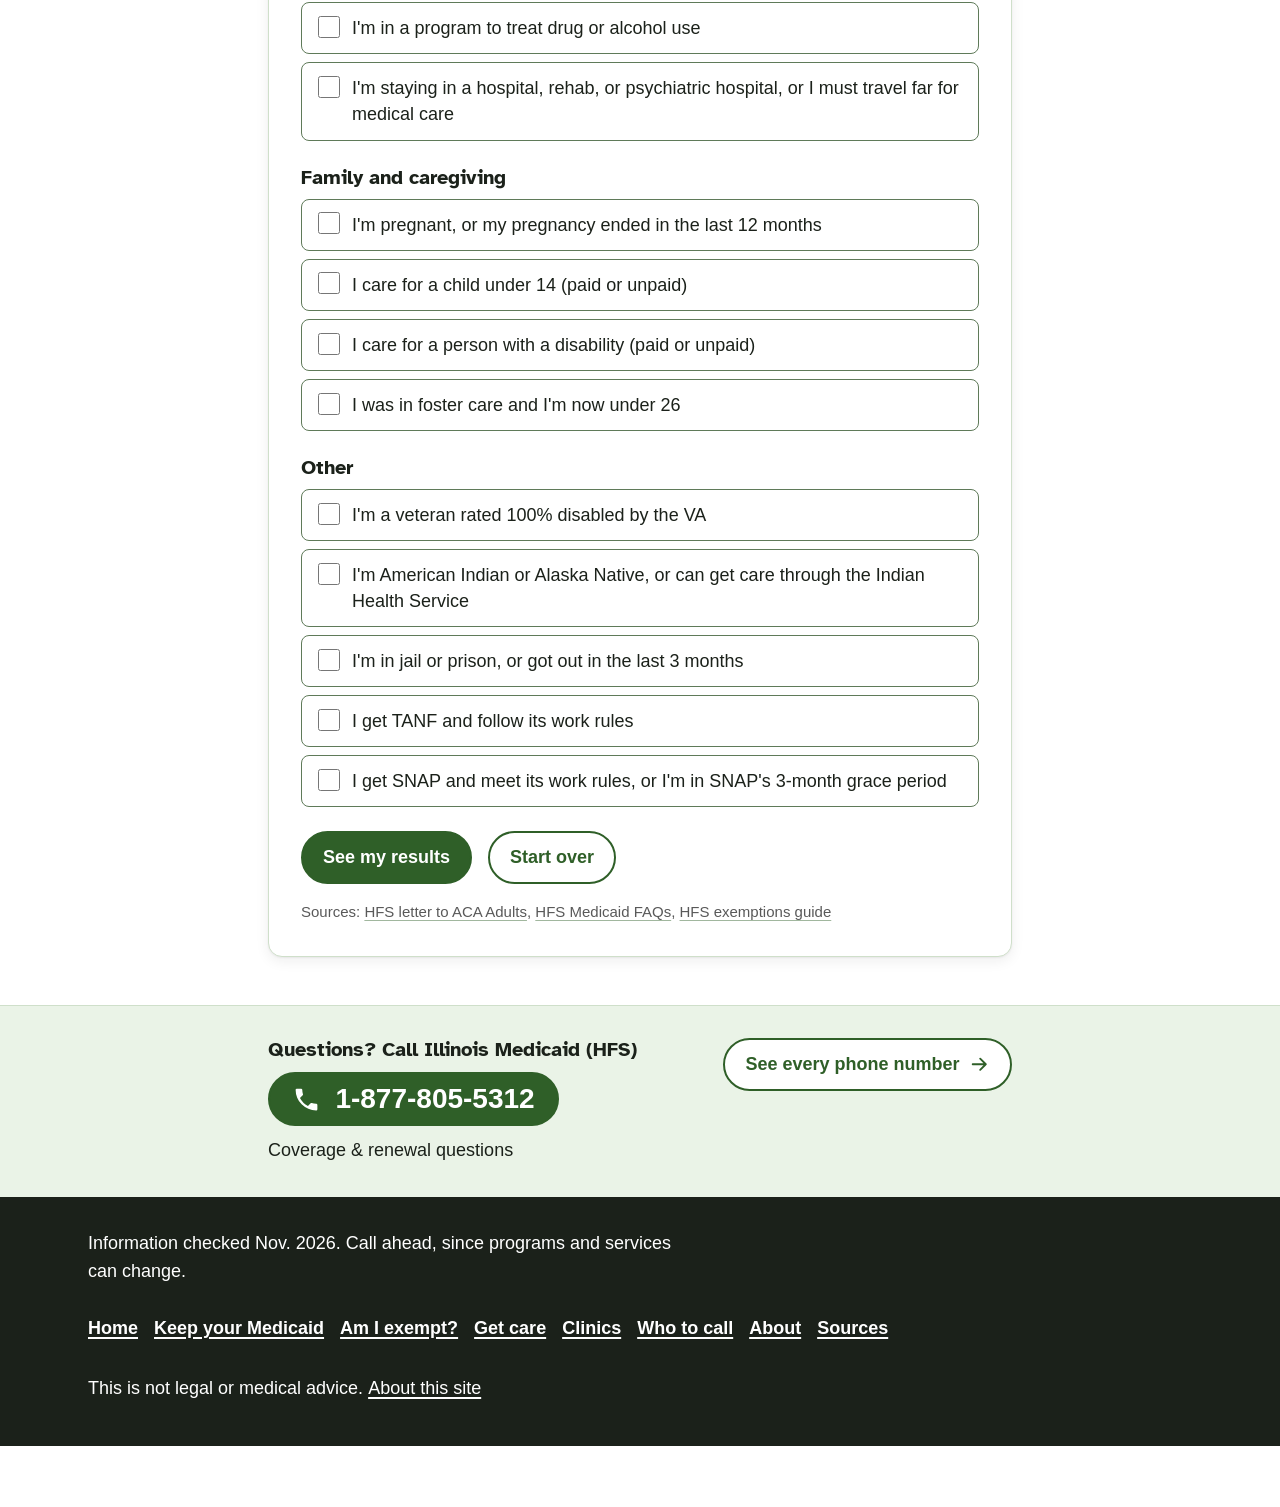
<file: am-i-exempt.html>
<!doctype html>
<html lang="en" data-theme="green">
<head>
  <meta charset="utf-8">
  <meta name="viewport" content="width=device-width, initial-scale=1">
  <title>Am I Exempt? | Medicaid Is Changing</title>
  <meta name="description" content="Answer a few questions to see which Medicaid work rule exemptions might fit you, and who to call to find out for sure.">
  <link rel="preload" href="assets/fonts/atkinson-hyperlegible-latin-700-normal.woff2" as="font" type="font/woff2" crossorigin>
  <link rel="stylesheet" href="assets/css/base.css">
  <link rel="stylesheet" href="assets/css/theme-green.css" id="theme-css">
</head>
<body>
  <a class="skip-link" href="#main">Skip to main content</a>
  <header class="site-header">
    <div class="container">
      <a class="brand" href="index.html"><span class="brand-mark"><svg class="icon" viewBox="0 0 24 24" aria-hidden="true" focusable="false"><path d="M5 19c0-8 5-14 15-15-1 10-7 15-15 15z"/><path d="M5 19l7-7"/></svg></span>Medicaid Is Changing</a>
      <button type="button" class="nav-toggle" aria-expanded="true" aria-controls="site-nav" hidden>Menu</button>
      <nav class="site-nav" id="site-nav" aria-label="Main">
        <ul>
        <li><a href="keep-your-medicaid.html">Keep your Medicaid</a></li>
        <li><a href="am-i-exempt.html" aria-current="page">Am I exempt?</a></li>
        <li><a href="get-care.html">Get care</a></li>
        <li><a href="clinics.html">Clinics</a></li>
        <li><a href="who-to-call.html">Who to call</a></li>
        <li><a href="about.html">About</a></li>
        </ul>
      </nav>
    </div>
  </header>
  <main id="main" class="layout-narrow">
    <!-- Page title -->
    <div class="page-head">
      <div class="container">
        <h1>Am I Exempt from Work Rules?</h1>
        <p class="lead">Check what fits you to see which exemptions might apply and who to call.</p>
        <div class="callout quiz-note">
          <p><strong>This quiz can't decide if you're exempt. Only HFS can.</strong> Use it to know what to ask. Nothing you check is saved or sent.</p>
        </div>
      </div>
    </div>

    <form class="quiz" id="quiz" novalidate>
      <!-- Step 1 -->
      <section class="section" id="step-1" aria-labelledby="step1-title">
        <div class="container">
          <div class="card">
            <span class="eyebrow">Step 1</span>
            <h2 id="step1-title">Do the work rules apply to you?</h2>
            <p>Work rules are only for ACA Adults. Check any that are true for you.</p>
            <fieldset>
              <legend class="visually-hidden">Do the work rules apply to you?</legend>
              <ul class="quiz-options">
                <li><label class="quiz-option"><input type="checkbox" name="a" value="not-aca"> I'm younger than 19 or older than 64</label></li>
                <li><label class="quiz-option"><input type="checkbox" name="a" value="not-aca"> I have Medicare or qualify for it</label></li>
                <li><label class="quiz-option"><input type="checkbox" name="a" value="not-aca"> My child (or a child I'm related to) under 18 lives with me</label></li>
                <li><label class="quiz-option"><input type="checkbox" name="a" value="not-aca"> I'm in another Medicaid group (AABD, Moms &amp; Babies, Family Care)</label></li>
                <li><label class="quiz-option"><input type="checkbox" name="a" value="group-unsure"> I'm not sure which Medicaid group I'm in</label></li>
              </ul>
            </fieldset>
            <p class="source-note">Sources: <a href="https://hfs.illinois.gov/content/dam/soi/en/web/hfs/medicalclients/medicaidguide/ACAAdultCustomerNotice083126ToPrint.pdf" target="_blank" rel="noopener">HFS letter to ACA Adults</a>, <a href="https://hfs.illinois.gov/info/fedresctr/faqshowwillfedchimpactmedicaid.html" target="_blank" rel="noopener">HFS Medicaid FAQs</a></p>
          </div>
        </div>
      </section>

      <!-- Step 2 -->
      <section class="section" id="step-2" aria-labelledby="step2-title">
        <div class="container">
          <div class="card">
            <span class="eyebrow">Step 2</span>
            <h2 id="step2-title">Do any of these fit you?</h2>
            <p>Check all that are true for you now.</p>

            <fieldset>
              <legend>Health</legend>
              <ul class="quiz-options">
                <li><label class="quiz-option"><input type="checkbox" name="b" value="health"> I'm blind or have a disability (by Social Security standards)</label></li>
                <li><label class="quiz-option"><input type="checkbox" name="b" value="health"> I have a serious mental health condition</label></li>
                <li><label class="quiz-option"><input type="checkbox" name="b" value="health"> I have a drug or alcohol use condition</label></li>
                <li><label class="quiz-option"><input type="checkbox" name="b" value="health"> I have a serious or complex medical condition that needs regular treatment</label></li>
                <li><label class="quiz-option"><input type="checkbox" name="b" value="health"> I have a physical, intellectual, or developmental disability that makes daily activities hard</label></li>
                <li><label class="quiz-option"><input type="checkbox" name="b" value="health-unsure"> I have a health condition, but I'm not sure if it counts</label></li>
                <li><label class="quiz-option"><input type="checkbox" name="b" value="treatment"> I'm in a program to treat drug or alcohol use</label></li>
                <li><label class="quiz-option"><input type="checkbox" name="b" value="hardship"> I'm staying in a hospital, rehab, or psychiatric hospital, or I must travel far for medical care</label></li>
              </ul>
            </fieldset>

            <fieldset>
              <legend>Family and caregiving</legend>
              <ul class="quiz-options">
                <li><label class="quiz-option"><input type="checkbox" name="b" value="pregnant"> I'm pregnant, or my pregnancy ended in the last 12 months</label></li>
                <li><label class="quiz-option"><input type="checkbox" name="b" value="caregiver"> I care for a child under 14 (paid or unpaid)</label></li>
                <li><label class="quiz-option"><input type="checkbox" name="b" value="caregiver"> I care for a person with a disability (paid or unpaid)</label></li>
                <li><label class="quiz-option"><input type="checkbox" name="b" value="foster"> I was in foster care and I'm now under 26</label></li>
              </ul>
            </fieldset>

            <fieldset>
              <legend>Other</legend>
              <ul class="quiz-options">
                <li><label class="quiz-option"><input type="checkbox" name="b" value="veteran"> I'm a veteran rated 100% disabled by the VA</label></li>
                <li><label class="quiz-option"><input type="checkbox" name="b" value="native"> I'm American Indian or Alaska Native, or can get care through the Indian Health Service</label></li>
                <li><label class="quiz-option"><input type="checkbox" name="b" value="jail"> I'm in jail or prison, or got out in the last 3 months</label></li>
                <li><label class="quiz-option"><input type="checkbox" name="b" value="tanf"> I get TANF and follow its work rules</label></li>
                <li><label class="quiz-option"><input type="checkbox" name="b" value="snap"> I get SNAP and meet its work rules, or I'm in SNAP's 3-month grace period</label></li>
              </ul>
            </fieldset>

            <div class="quiz-actions" hidden>
              <button type="submit" class="btn btn-primary">See my results</button>
              <button type="reset" class="btn btn-ghost">Start over</button>
            </div>
            <p class="source-note">Sources: <a href="https://hfs.illinois.gov/content/dam/soi/en/web/hfs/medicalclients/medicaidguide/ACAAdultCustomerNotice083126ToPrint.pdf" target="_blank" rel="noopener">HFS letter to ACA Adults</a>, <a href="https://hfs.illinois.gov/info/fedresctr/faqshowwillfedchimpactmedicaid.html" target="_blank" rel="noopener">HFS Medicaid FAQs</a>, <a href="https://hfs.illinois.gov/content/dam/soi/en/web/hfs/info/fedresctr/hr1mod4exempteng.pdf" target="_blank" rel="noopener">HFS exemptions guide</a></p>
          </div>
        </div>
      </section>
    </form>

    <!-- Results. Without JavaScript, every result shows as a reference list. -->
    <section class="section quiz-results" id="results" aria-labelledby="results-title">
      <div class="container">
        <h2 id="results-title" tabindex="-1">What each answer means</h2>
        <p class="quiz-summary" id="results-summary">Find the ones that fit you. Then follow the steps and call for help.</p>

        <div class="result-list">
          <article class="card result" data-result="not-aca" aria-labelledby="r-notaca">
            <span class="eyebrow">Work rules may not apply</span>
            <h3 id="r-notaca">You may not be an ACA Adult</h3>
            <p>Work rules are only for ACA Adults. If you're under 19 or over 64, have Medicare, have a related child under 18 living with you, or are in another Medicaid group, they likely don't apply to you.</p>
            <ul class="bullets">
              <li>Check your medical group in State letters, or in Manage My Case: Case Summary → Benefit Details → Notices.</li>
              <li>Think HFS has you in the wrong group? Call ABE Customer Service.</li>
            </ul>
            <p class="phone-num"><a class="tel" href="tel:+18008436154">1-800-843-6154</a> <span>TTY: <a class="tel tel-tty" href="tel:+18663245553">1-866-324-5553</a></span></p>
            <p class="source-note">Sources: <a href="https://hfs.illinois.gov/content/dam/soi/en/web/hfs/medicalclients/medicaidguide/ACAAdultCustomerNotice083126ToPrint.pdf" target="_blank" rel="noopener">HFS letter to ACA Adults</a>, <a href="https://hfs.illinois.gov/info/fedresctr/faqshowwillfedchimpactmedicaid.html" target="_blank" rel="noopener">HFS Medicaid FAQs</a></p>
          </article>

          <article class="card result" data-result="group-unsure" aria-labelledby="r-group">
            <span class="eyebrow">Check first</span>
            <h3 id="r-group">Find out your Medicaid group</h3>
            <p>Your group decides if the work rules apply to you.</p>
            <ul class="bullets">
              <li>Sign in to Manage My Case at <a href="https://abe.illinois.gov" target="_blank" rel="noopener">abe.illinois.gov</a>. Go to Case Summary → Benefit Details → Notices.</li>
              <li>Or check State letters for your "medical group," or ask your health plan.</li>
              <li>Or call Illinois Medicaid (HFS).</li>
            </ul>
            <p class="phone-num"><a class="tel" href="tel:+18778055312">1-877-805-5312</a></p>
            <p class="source-note">Sources: <a href="https://hfs.illinois.gov/medicalclients/medicaidguide/changes.html" target="_blank" rel="noopener">Illinois HFS</a>, <a href="https://hfs.illinois.gov/content/dam/soi/en/web/hfs/medicalclients/medicaidguide/ACAAdultCustomerNotice083126ToPrint.pdf" target="_blank" rel="noopener">HFS letter to ACA Adults</a></p>
          </article>

          <article class="card result" data-result="health" aria-labelledby="r-health">
            <span class="eyebrow">May be exempt</span>
            <h3 id="r-health">Health conditions ("special medical needs")</h3>
            <p class="result-unsure" data-show-if="health-unsure"><strong>Not sure if your condition counts? You don't have to figure it out alone.</strong> The steps below can help you find out.</p>
            <p>People with special medical needs (HFS calls this "medically frail") don't have to meet work rules. HFS lists these groups:</p>
            <ul class="bullets">
              <li>Blind or disabled under Social Security standards</li>
              <li>A drug or alcohol use condition</li>
              <li>A serious mental health condition</li>
              <li>A physical, intellectual, or developmental disability that makes daily activities hard</li>
              <li>A serious or complex medical condition that needs regular treatment</li>
            </ul>
            <p><strong>HFS decides if your condition counts.</strong> It will check information it already has first. If it can't confirm, it may ask you for more information.</p>
            <div class="callout result-update">
              <p><strong>These rules are changing.</strong> On Oct. 29, 2026, a federal judge ruled that people in these groups don't also have to prove they can't work. Illinois was one of the states that sued. HFS hasn't updated its guidance yet, so check back.</p>
            </div>
            <h4>What to do</h4>
            <ul class="bullets">
              <li>Use the screener at <a href="https://abe.illinois.gov" target="_blank" rel="noopener">abe.illinois.gov</a>: "Check to see if I meet SNAP &amp; Medicaid Work Requirements." It can help you ask for an exemption.</li>
              <li>Ask your doctor or clinic about your condition, and keep copies of records in case HFS asks.</li>
              <li>Questions about your coverage? Call Illinois Medicaid (HFS).</li>
            </ul>
            <p class="phone-num"><a class="tel" href="tel:+18778055312">1-877-805-5312</a></p>
            <ul class="bullets">
              <li>Need free legal help? Use <a href="https://www.illinoislegalaid.org/get-legal-help" target="_blank" rel="noopener">Illinois Legal Aid Online's Get Legal Help</a>.</li>
              <li>Living with HIV? AIDS Foundation Chicago helps with insurance questions (bilingual, Mon–Fri 8:30–5:30).</li>
            </ul>
            <p class="phone-num"><a class="tel" href="tel:+13127849060">312-784-9060</a></p>
            <p class="source-note">Sources: <a href="https://hfs.illinois.gov/content/dam/soi/en/web/hfs/medicalclients/medicaidguide/ACAAdultCustomerNotice083126ToPrint.pdf" target="_blank" rel="noopener">HFS letter to ACA Adults</a>, <a href="https://hfs.illinois.gov/content/dam/soi/en/web/hfs/info/fedresctr/hr1mod4exempteng.pdf" target="_blank" rel="noopener">HFS exemptions guide</a>, <a href="https://stateline.org/?p=18999" target="_blank" rel="noopener">Stateline: court ruling</a>, <a href="https://www.illinoisattorneygeneral.gov/news/story/attorney-general-raoul-sues-trump-administration-over-unlawful-implementation-of-medicaid-work-requirements" target="_blank" rel="noopener">Illinois Attorney General</a>, <a href="https://www.illinoislegalaid.org/site-faqs/using-get-legal-help" target="_blank" rel="noopener">Illinois Legal Aid Online: Get Legal Help</a>, <a href="https://www.aidschicago.org/i-need/medicaid-medicare-and-health-insurance/" target="_blank" rel="noopener">AIDS Foundation of Chicago</a></p>
          </article>

          <article class="card result" data-result="treatment" aria-labelledby="r-treat">
            <span class="eyebrow">May be exempt</span>
            <h3 id="r-treat">In drug or alcohol treatment</h3>
            <p>People in a program to treat drug or alcohol use don't have to meet work rules. A drug or alcohol use condition can also count as a special medical need.</p>
            <ul class="bullets">
              <li>Use the screener at <a href="https://abe.illinois.gov" target="_blank" rel="noopener">abe.illinois.gov</a> to ask for an exemption.</li>
              <li>Ask your treatment program for a letter or records in case HFS asks.</li>
            </ul>
            <p class="source-note">Sources: <a href="https://hfs.illinois.gov/content/dam/soi/en/web/hfs/medicalclients/medicaidguide/ACAAdultCustomerNotice083126ToPrint.pdf" target="_blank" rel="noopener">HFS letter to ACA Adults</a>, <a href="https://hfs.illinois.gov/info/fedresctr/faqshowwillfedchimpactmedicaid.html" target="_blank" rel="noopener">HFS Medicaid FAQs</a></p>
          </article>

          <article class="card result" data-result="hardship" aria-labelledby="r-hard">
            <span class="eyebrow">May be exempt</span>
            <h3 id="r-hard">Short-term hardship</h3>
            <p>A hospital, rehab, or psychiatric hospital stay, or traveling far for medical care you can't get nearby, can count. <strong>You must ask for this exemption.</strong></p>
            <p>HFS gives this exemption on its own if you live in a county with a federal disaster or high unemployment. It will tell you.</p>
            <ul class="bullets">
              <li>Use the screener at <a href="https://abe.illinois.gov" target="_blank" rel="noopener">abe.illinois.gov</a>, or call ABE Customer Service.</li>
            </ul>
            <p class="phone-num"><a class="tel" href="tel:+18008436154">1-800-843-6154</a> <span>TTY: <a class="tel tel-tty" href="tel:+18663245553">1-866-324-5553</a></span></p>
            <p class="source-note">Sources: <a href="https://hfs.illinois.gov/content/dam/soi/en/web/hfs/medicalclients/medicaidguide/ACAAdultCustomerNotice083126ToPrint.pdf" target="_blank" rel="noopener">HFS letter to ACA Adults</a>, <a href="https://hfs.illinois.gov/info/fedresctr/faqshowwillfedchimpactmedicaid.html" target="_blank" rel="noopener">HFS Medicaid FAQs</a></p>
          </article>

          <article class="card result" data-result="pregnant" aria-labelledby="r-preg">
            <span class="eyebrow">May be exempt</span>
            <h3 id="r-preg">Pregnant or recently pregnant</h3>
            <p>If you're pregnant, or your pregnancy ended in the last 12 months (including a miscarriage), you don't have to meet work rules. This includes getting coverage after pregnancy through Moms &amp; Babies.</p>
            <ul class="bullets">
              <li>Tell HFS you're pregnant. Call Illinois Medicaid (HFS).</li>
            </ul>
            <p class="phone-num"><a class="tel" href="tel:+18778055312">1-877-805-5312</a></p>
            <p class="source-note">Sources: <a href="https://hfs.illinois.gov/content/dam/soi/en/web/hfs/medicalclients/medicaidguide/ACAAdultCustomerNotice083126ToPrint.pdf" target="_blank" rel="noopener">HFS letter to ACA Adults</a>, <a href="https://hfs.illinois.gov/content/dam/soi/en/web/hfs/info/fedresctr/hr1mod4exempteng.pdf" target="_blank" rel="noopener">HFS exemptions guide</a></p>
          </article>

          <article class="card result" data-result="caregiver" aria-labelledby="r-care">
            <span class="eyebrow">May be exempt</span>
            <h3 id="r-care">Caregivers</h3>
            <p>Parents, guardians, relatives, and family caregivers (paid or unpaid) of a child under 14 or a person with a disability don't have to meet work rules.</p>
            <ul class="bullets">
              <li>Use the screener at <a href="https://abe.illinois.gov" target="_blank" rel="noopener">abe.illinois.gov</a> to ask for an exemption, or call ABE Customer Service.</li>
            </ul>
            <p class="phone-num"><a class="tel" href="tel:+18008436154">1-800-843-6154</a> <span>TTY: <a class="tel tel-tty" href="tel:+18663245553">1-866-324-5553</a></span></p>
            <p class="source-note">Sources: <a href="https://hfs.illinois.gov/content/dam/soi/en/web/hfs/medicalclients/medicaidguide/ACAAdultCustomerNotice083126ToPrint.pdf" target="_blank" rel="noopener">HFS letter to ACA Adults</a>, <a href="https://hfs.illinois.gov/content/dam/soi/en/web/hfs/info/fedresctr/hr1mod4exempteng.pdf" target="_blank" rel="noopener">HFS exemptions guide</a></p>
          </article>

          <article class="card result" data-result="foster" aria-labelledby="r-foster">
            <span class="eyebrow">May be exempt</span>
            <h3 id="r-foster">Former foster youth under 26</h3>
            <p>If you had Medicaid while in foster care and you're under 26, you don't have to meet work rules. It doesn't matter which state you were in foster care in.</p>
            <ul class="bullets">
              <li>Use the screener at <a href="https://abe.illinois.gov" target="_blank" rel="noopener">abe.illinois.gov</a>, or call Illinois Medicaid (HFS).</li>
            </ul>
            <p class="phone-num"><a class="tel" href="tel:+18778055312">1-877-805-5312</a></p>
            <p class="source-note">Sources: <a href="https://hfs.illinois.gov/content/dam/soi/en/web/hfs/medicalclients/medicaidguide/ACAAdultCustomerNotice083126ToPrint.pdf" target="_blank" rel="noopener">HFS letter to ACA Adults</a>, <a href="https://hfs.illinois.gov/content/dam/soi/en/web/hfs/info/fedresctr/hr1mod4exempteng.pdf" target="_blank" rel="noopener">HFS exemptions guide</a></p>
          </article>

          <article class="card result" data-result="veteran" aria-labelledby="r-vet">
            <span class="eyebrow">May be exempt</span>
            <h3 id="r-vet">Veterans rated 100% disabled</h3>
            <p>Veterans with a VA disability rating of 100% don't have to meet work rules.</p>
            <ul class="bullets">
              <li>Check your rating on the <a href="https://www.va.gov/disability/view-disability-rating/" target="_blank" rel="noopener">VA disability rating page</a>.</li>
              <li>Then use the screener at <a href="https://abe.illinois.gov" target="_blank" rel="noopener">abe.illinois.gov</a> to ask for an exemption.</li>
            </ul>
            <p class="source-note">Sources: <a href="https://hfs.illinois.gov/content/dam/soi/en/web/hfs/medicalclients/medicaidguide/ACAAdultCustomerNotice083126ToPrint.pdf" target="_blank" rel="noopener">HFS letter to ACA Adults</a>, <a href="https://hfs.illinois.gov/content/dam/soi/en/web/hfs/info/fedresctr/hr1mod4exempteng.pdf" target="_blank" rel="noopener">HFS exemptions guide</a>, <a href="https://www.va.gov/disability/view-disability-rating/" target="_blank" rel="noopener">VA: View your disability ratings</a></p>
          </article>

          <article class="card result" data-result="native" aria-labelledby="r-native">
            <span class="eyebrow">May be exempt</span>
            <h3 id="r-native">American Indian or Alaska Native</h3>
            <p>American Indians, Alaska Natives, American Urban Indians, California Indians, members of a recognized tribe, and people who can get care through the Indian Health Service don't have to meet work rules.</p>
            <ul class="bullets">
              <li>Make sure HFS knows. Call Illinois Medicaid (HFS).</li>
            </ul>
            <p class="phone-num"><a class="tel" href="tel:+18778055312">1-877-805-5312</a></p>
            <p class="source-note">Source: <a href="https://hfs.illinois.gov/content/dam/soi/en/web/hfs/medicalclients/medicaidguide/ACAAdultCustomerNotice083126ToPrint.pdf" target="_blank" rel="noopener">HFS letter to ACA Adults</a></p>
          </article>

          <article class="card result" data-result="jail" aria-labelledby="r-jail">
            <span class="eyebrow">May be exempt</span>
            <h3 id="r-jail">In jail or prison, or recently released</h3>
            <p>If you're in jail or prison now, or got out in the last 3 months, you don't have to meet work rules.</p>
            <ul class="bullets">
              <li>Keep your release papers. Call Illinois Medicaid (HFS) with questions.</li>
            </ul>
            <p class="phone-num"><a class="tel" href="tel:+18778055312">1-877-805-5312</a></p>
            <p class="source-note">Sources: <a href="https://hfs.illinois.gov/content/dam/soi/en/web/hfs/medicalclients/medicaidguide/ACAAdultCustomerNotice083126ToPrint.pdf" target="_blank" rel="noopener">HFS letter to ACA Adults</a>, <a href="https://hfs.illinois.gov/content/dam/soi/en/web/hfs/info/fedresctr/hr1mod4exempteng.pdf" target="_blank" rel="noopener">HFS exemptions guide</a></p>
          </article>

          <article class="card result" data-result="tanf" aria-labelledby="r-tanf">
            <span class="eyebrow">May be exempt</span>
            <h3 id="r-tanf">Getting TANF</h3>
            <p>If you get TANF and follow its work rules, you don't have to meet Medicaid's work rules too.</p>
            <ul class="bullets">
              <li>Questions? Call ABE Customer Service.</li>
            </ul>
            <p class="phone-num"><a class="tel" href="tel:+18008436154">1-800-843-6154</a> <span>TTY: <a class="tel tel-tty" href="tel:+18663245553">1-866-324-5553</a></span></p>
            <p class="source-note">Sources: <a href="https://hfs.illinois.gov/content/dam/soi/en/web/hfs/medicalclients/medicaidguide/ACAAdultCustomerNotice083126ToPrint.pdf" target="_blank" rel="noopener">HFS letter to ACA Adults</a>, <a href="https://hfs.illinois.gov/content/dam/soi/en/web/hfs/info/fedresctr/hr1mod4exempteng.pdf" target="_blank" rel="noopener">HFS exemptions guide</a></p>
          </article>

          <article class="card result" data-result="snap" aria-labelledby="r-snap">
            <span class="eyebrow">May be exempt</span>
            <h3 id="r-snap">Getting SNAP</h3>
            <p>Meeting SNAP's work rules, or being in SNAP's 3-month grace period, counts for Medicaid. HFS marks you exempt on its own. <strong>A SNAP exemption may not count for Medicaid.</strong></p>
            <ul class="bullets">
              <li>Check your SNAP status in Manage My Case at <a href="https://abe.illinois.gov" target="_blank" rel="noopener">abe.illinois.gov</a>, or call ABE Customer Service.</li>
            </ul>
            <p class="phone-num"><a class="tel" href="tel:+18008436154">1-800-843-6154</a> <span>TTY: <a class="tel tel-tty" href="tel:+18663245553">1-866-324-5553</a></span></p>
            <p class="source-note">Sources: <a href="https://hfs.illinois.gov/content/dam/soi/en/web/hfs/medicalclients/medicaidguide/ACAAdultCustomerNotice083126ToPrint.pdf" target="_blank" rel="noopener">HFS letter to ACA Adults</a>, <a href="https://hfs.illinois.gov/info/fedresctr/faqshowwillfedchimpactmedicaid.html" target="_blank" rel="noopener">HFS Medicaid FAQs</a></p>
          </article>

          <article class="card result" data-result="none" aria-labelledby="r-none">
            <span class="eyebrow">Work rules may apply</span>
            <h3 id="r-none">You may need to meet the work rules</h3>
            <p>If you're an ACA Adult and none of these fit you, do ONE of these for at least 1 month out of every 6:</p>
            <ul class="bullets">
              <li>Earn $580 or more in the month</li>
              <li>Go to school at least half-time</li>
              <li>Do 80 hours of work, volunteering, school, or a work program in a month</li>
            </ul>
            <ul class="bullets">
              <li>Find work programs at <a href="https://snapworkrequirements.illinois.gov" target="_blank" rel="noopener">snapworkrequirements.illinois.gov</a>.</li>
              <li>If things change, like you get sick or start caring for someone, you can ask for an exemption then.</li>
              <li><a href="keep-your-medicaid.html#work-requirements">Read more about the work rules</a></li>
            </ul>
            <p class="source-note">Sources: <a href="https://hfs.illinois.gov/content/dam/soi/en/web/hfs/info/fedresctr/englishhr1phase2toolkit.pdf" target="_blank" rel="noopener">HFS work rules toolkit</a>, <a href="https://hfs.illinois.gov/info/fedresctr/faqshowwillfedchimpactmedicaid.html" target="_blank" rel="noopener">HFS Medicaid FAQs</a>, <a href="https://hfs.illinois.gov/content/dam/soi/en/web/hfs/medicalclients/medicaidguide/ACAAdultCustomerNotice083126ToPrint.pdf" target="_blank" rel="noopener">HFS letter to ACA Adults</a></p>
          </article>
        </div>

        <!-- Always shown -->
        <div class="callout callout-strong result-everyone">
          <h3>For everyone, even if you're exempt</h3>
          <ul class="bullets">
            <li>ACA Adults must renew every 6 months, even if exempt. Work rules start at your first renewal on or after Jan. 1, 2027 (first renewals: March). New applications after 5 p.m. on Dec. 31, 2026 must meet them too.</li>
            <li>Read State mail right away. If HFS asks for more information, you have 30 days to send it. You're still covered during that time.</li>
            <li>Keep proof of your hours or exemption.</li>
            <li>HFS says the abe.illinois.gov screener and exemption requests are coming in late 2026. Can't find them yet? Call ABE Customer Service at 1-800-843-6154 (TTY 1-866-324-5553).</li>
            <li>If HFS can't confirm you're exempt in 2027, you can promise that you are. (Lying about it is a crime.)</li>
            <li>Think a decision is wrong? You have 60 days to appeal. Call Medicaid Appeals:</li>
          </ul>
          <p class="tel-big"><a class="tel" href="tel:+18004350774">1-800-435-0774</a></p>
          <p>TTY: <a class="tel" href="tel:+18777347429">1-877-734-7429</a></p>
          <p class="source-note">Sources: <a href="https://hfs.illinois.gov/info/fedresctr/faqshowwillfedchimpactmedicaid.html" target="_blank" rel="noopener">HFS Medicaid FAQs</a>, <a href="https://hfs.illinois.gov/content/dam/soi/en/web/hfs/medicalclients/medicaidguide/ACAAdultCustomerNotice083126ToPrint.pdf" target="_blank" rel="noopener">HFS letter to ACA Adults</a>, <a href="https://hfs.illinois.gov/content/dam/soi/en/web/hfs/info/fedresctr/hr1mod4exempteng.pdf" target="_blank" rel="noopener">HFS exemptions guide</a>, <a href="https://www.illinoislegalaid.org/legal-information/appealing-medicaid-decision" target="_blank" rel="noopener">Illinois Legal Aid Online</a></p>
        </div>
      </div>
    </section>

    <!-- Section: Who to call strip -->
    <section class="phone-strip" id="call-hfs" aria-labelledby="call-hfs-title">
      <div class="container">
        <div>
          <h2 id="call-hfs-title">Questions? Call Illinois Medicaid (HFS)</h2>
          <p><a class="tel" href="tel:+18778055312">1-877-805-5312</a></p>
          <p>Coverage &amp; renewal questions</p>
        </div>
        <a class="btn" href="who-to-call.html">See every phone number<svg class="icon" viewBox="0 0 24 24" aria-hidden="true" focusable="false"><path d="M5 12h14M13 6l6 6-6 6"/></svg></a>
      </div>
    </section>
  </main>
  <footer class="site-footer">
    <div class="container">
      <p class="footer-note">Information checked Nov. 2026. Call ahead, since programs and services can change.</p>
      <ul class="footer-links" aria-label="Footer">
        <li><a href="index.html">Home</a></li>
        <li><a href="keep-your-medicaid.html">Keep your Medicaid</a></li>
        <li><a href="am-i-exempt.html">Am I exempt?</a></li>
        <li><a href="get-care.html">Get care</a></li>
        <li><a href="clinics.html">Clinics</a></li>
        <li><a href="who-to-call.html">Who to call</a></li>
        <li><a href="about.html">About</a></li>
        <li><a href="about.html#sources">Sources</a></li>
      </ul>
      <p class="footer-note">This is not legal or medical advice. <a href="about.html">About this site</a></p>
    </div>
  </footer>
  <script src="config.js"></script>
  <script src="assets/js/site.js"></script>
  <script src="assets/js/quiz.js" defer></script>
  <script src="assets/js/visitor-count.js" defer></script>
</body>
</html>
</file>
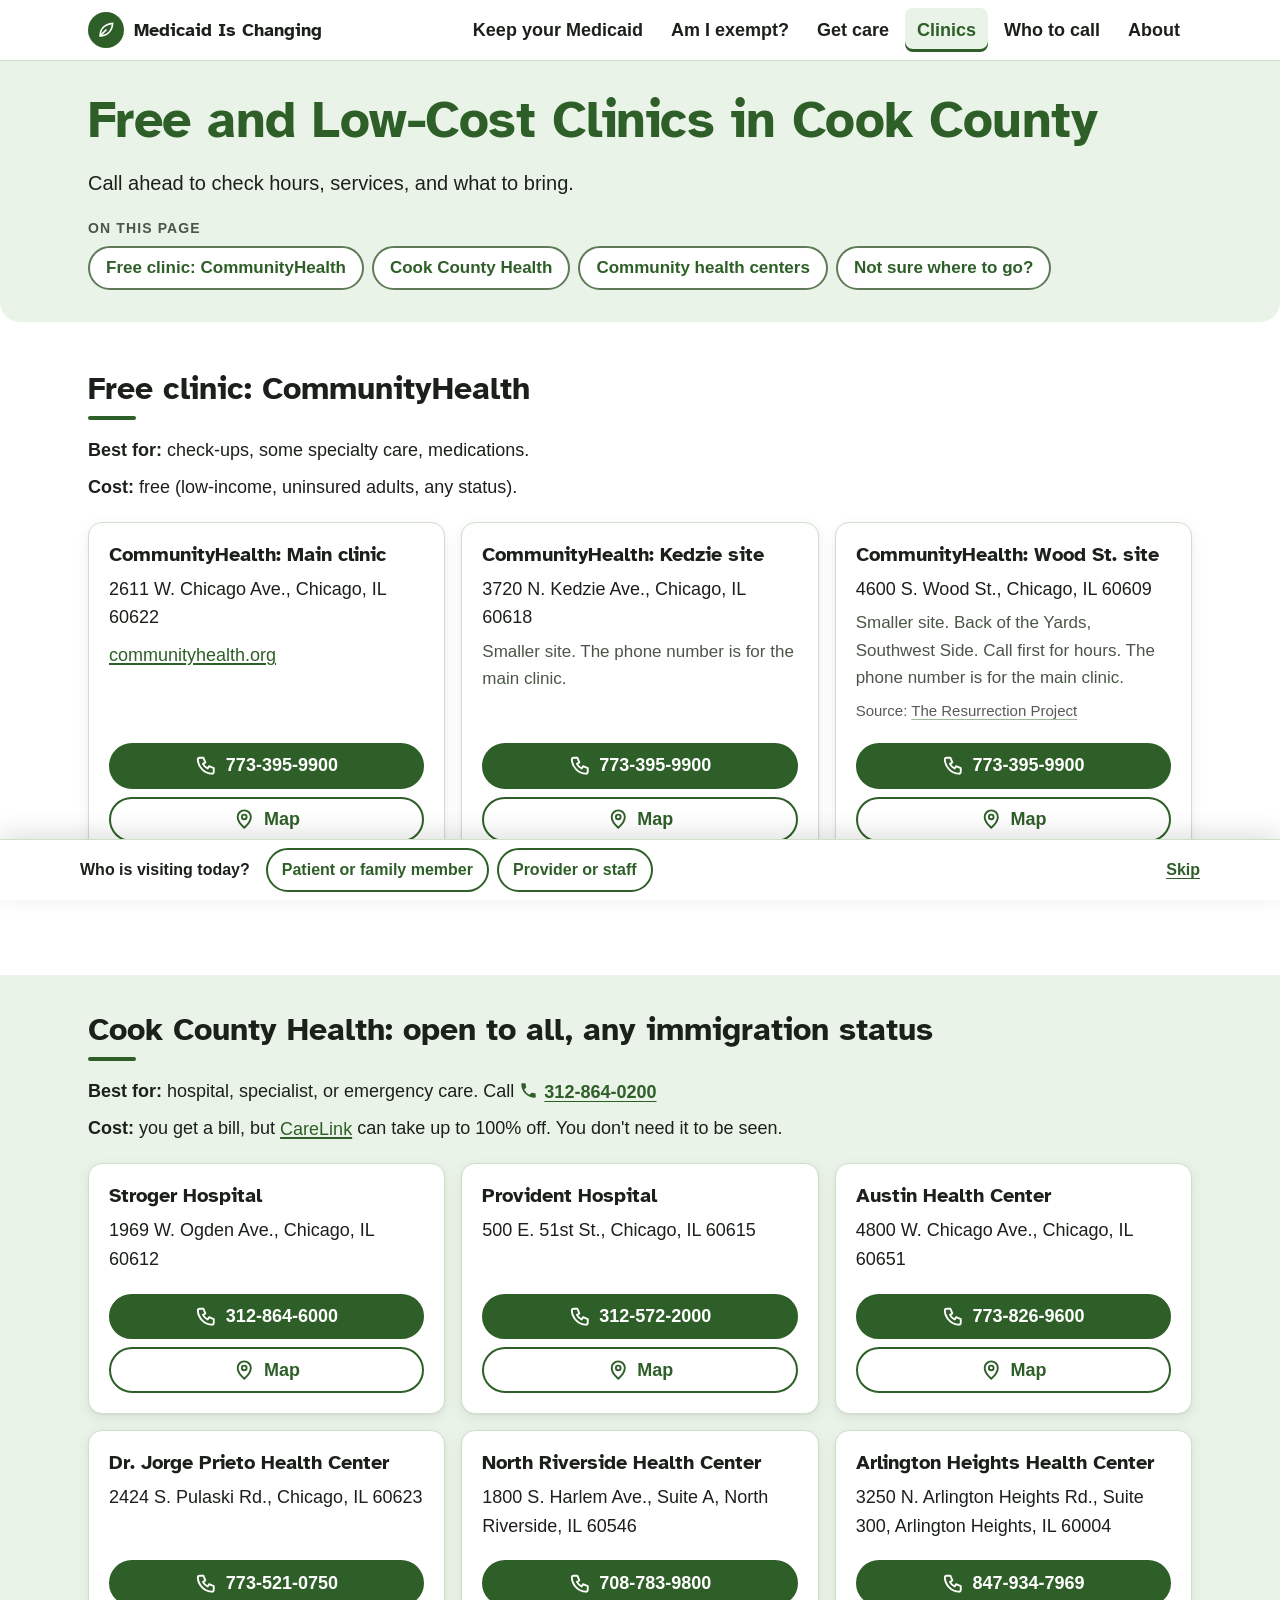
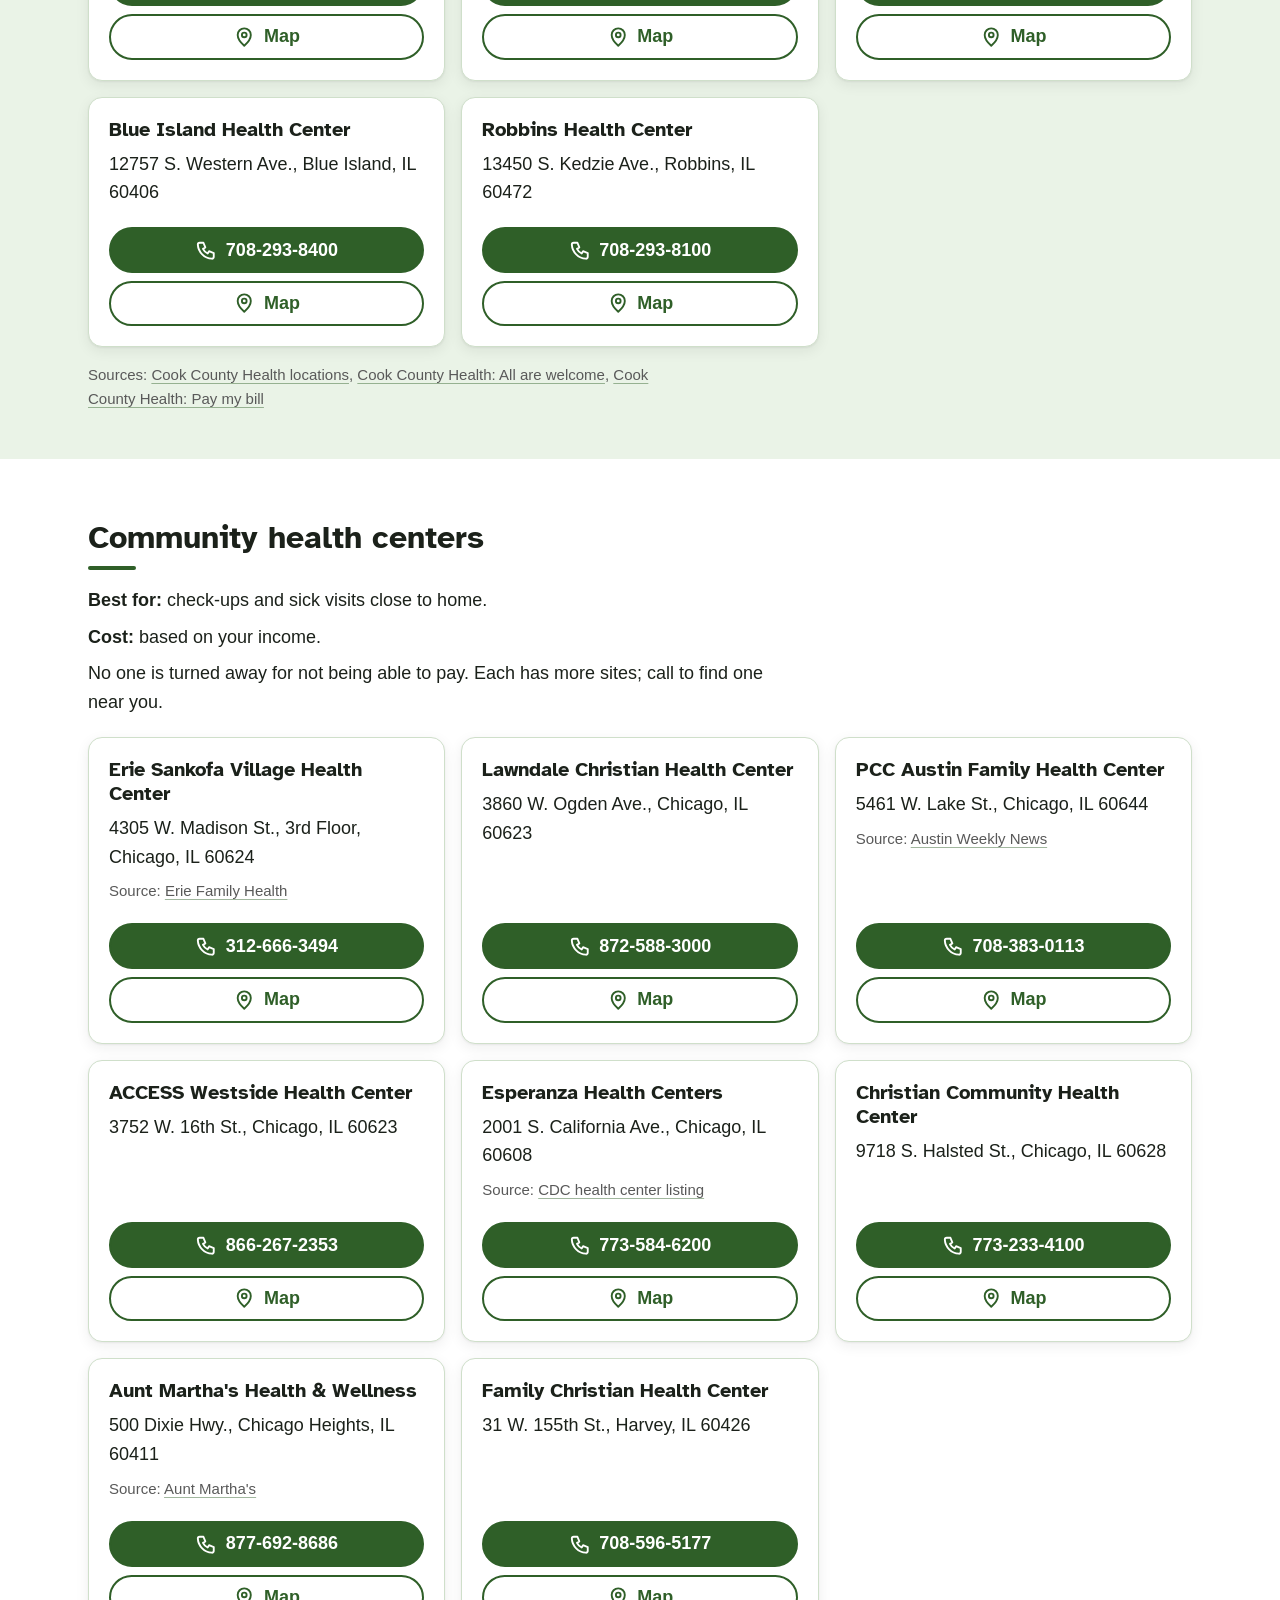
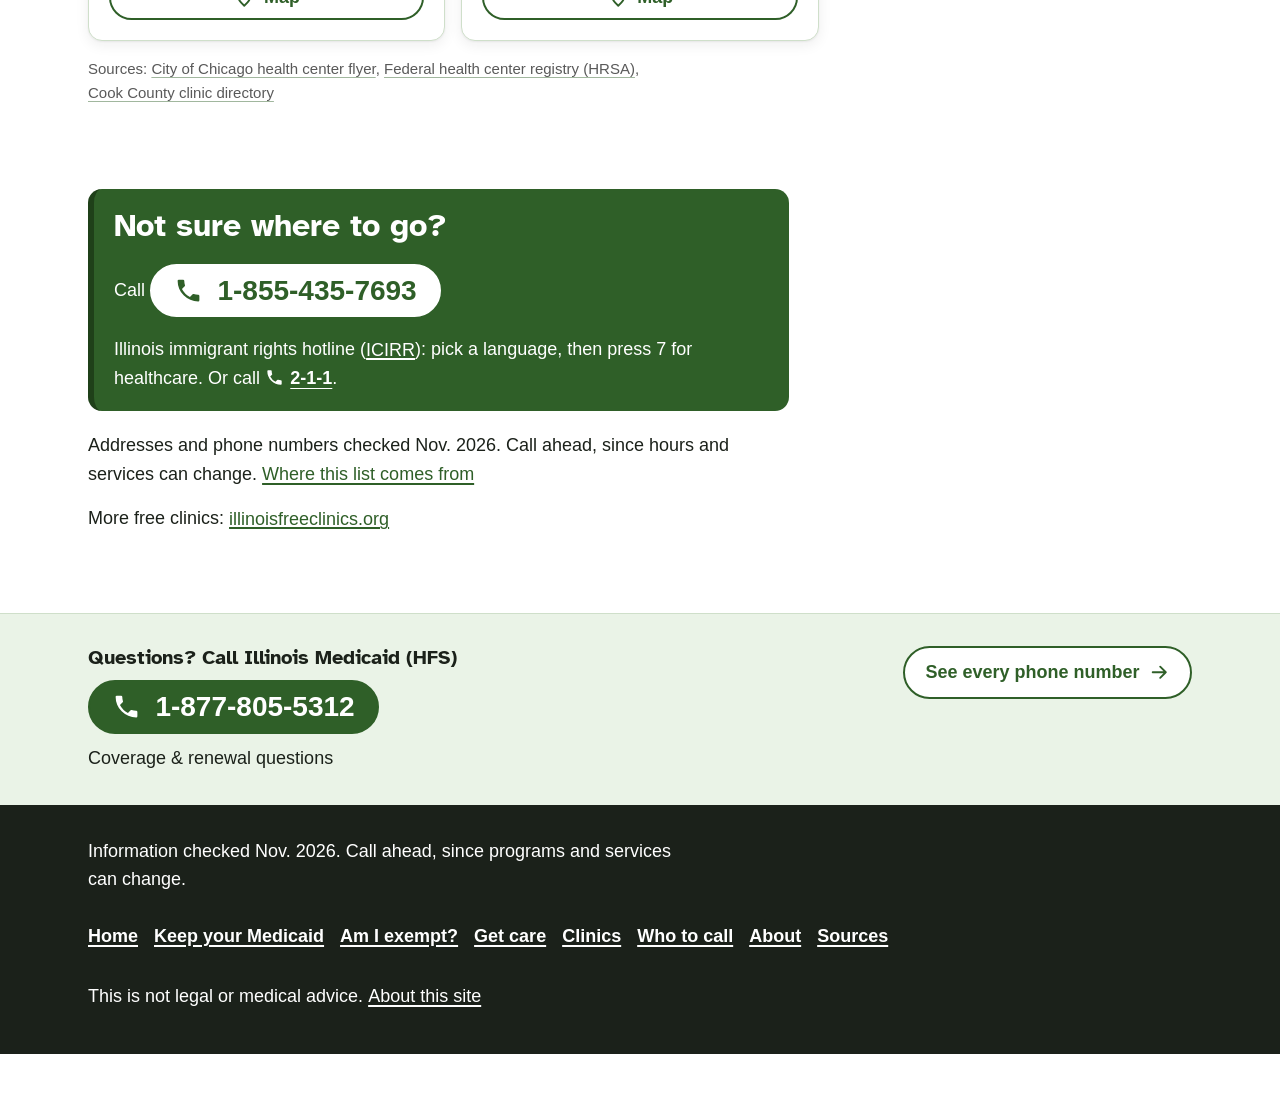
<file: clinics.html>
<!doctype html>
<html lang="en" data-theme="green">
<head>
  <meta charset="utf-8">
  <meta name="viewport" content="width=device-width, initial-scale=1">
  <title>Clinics | Medicaid Is Changing</title>
  <meta name="description" content="Free and low-cost clinics in Cook County, Illinois, with addresses, phone numbers, and maps.">
  <link rel="preload" href="assets/fonts/atkinson-hyperlegible-latin-700-normal.woff2" as="font" type="font/woff2" crossorigin>
  <link rel="stylesheet" href="assets/css/base.css">
  <link rel="stylesheet" href="assets/css/theme-green.css" id="theme-css">
</head>
<body>
  <a class="skip-link" href="#main">Skip to main content</a>
  <header class="site-header">
    <div class="container">
      <a class="brand" href="index.html"><span class="brand-mark"><svg class="icon" viewBox="0 0 24 24" aria-hidden="true" focusable="false"><path d="M5 19c0-8 5-14 15-15-1 10-7 15-15 15z"/><path d="M5 19l7-7"/></svg></span>Medicaid Is Changing</a>
      <button type="button" class="nav-toggle" aria-expanded="true" aria-controls="site-nav" hidden>Menu</button>
      <nav class="site-nav" id="site-nav" aria-label="Main">
        <ul>
        <li><a href="keep-your-medicaid.html">Keep your Medicaid</a></li>
        <li><a href="am-i-exempt.html">Am I exempt?</a></li>
        <li><a href="get-care.html">Get care</a></li>
        <li><a href="clinics.html" aria-current="page">Clinics</a></li>
        <li><a href="who-to-call.html">Who to call</a></li>
        <li><a href="about.html">About</a></li>
        </ul>
      </nav>
    </div>
  </header>
  <main id="main">
    <!-- Page title -->
    <div class="page-head">
      <div class="container">
        <h1>Free and Low-Cost Clinics in Cook County</h1>
        <p class="lead">Call ahead to check hours, services, and what to bring.</p>
      <nav class="jump-nav" aria-labelledby="jump-title">
        <h2 id="jump-title">On this page</h2>
        <ul>
          <li><a href="#free-clinic">Free clinic: CommunityHealth</a></li>
          <li><a href="#cook-county-health">Cook County Health</a></li>
          <li><a href="#community-health-centers">Community health centers</a></li>
          <li><a href="#not-sure">Not sure where to go?</a></li>
        </ul>
      </nav>
      </div>
    </div>

    <!-- Section: Free clinic (CommunityHealth) -->
    <section class="section" id="free-clinic" aria-labelledby="free-title">
      <div class="container">
        <div class="section-head">
          <h2 id="free-title">Free clinic: CommunityHealth</h2>
          <div class="group-meta">
            <p><strong>Best for:</strong> check-ups, some specialty care, medications.</p>
            <p><strong>Cost:</strong> free (low-income, uninsured adults, any status).</p>
          </div>
        </div>
        <ul class="clinic-list">
          <li class="card clinic">
            <h3 class="clinic-name">CommunityHealth: Main clinic</h3>
            <address class="clinic-addr">2611 W. Chicago Ave., Chicago, IL 60622</address>
            <p><a href="https://communityhealth.org">communityhealth.org</a></p>
            <div class="clinic-actions"><a class="btn btn-primary" href="tel:+17733959900"><svg class="icon" viewBox="0 0 24 24" aria-hidden="true" focusable="false"><path d="M5 4h4l2 5-2.5 1.5a11 11 0 0 0 5 5L15 13l5 2v4a2 2 0 0 1-2 2A16 16 0 0 1 3 6a2 2 0 0 1 2-2z"/></svg>773-395-9900<span class="visually-hidden"> (call CommunityHealth: Main clinic)</span></a><a class="btn btn-ghost map-link" href="https://www.google.com/maps/search/?api=1&amp;query=2611+W.+Chicago+Ave.%2C+Chicago%2C+IL+60622"><svg class="icon" viewBox="0 0 24 24" aria-hidden="true" focusable="false"><path d="M12 21s-7-6.2-7-11.5A7 7 0 0 1 19 9.5C19 14.8 12 21 12 21z"/><circle cx="12" cy="9.5" r="2.5"/></svg>Map<span class="visually-hidden"> (opens Google Maps)</span></a></div>
          </li>
          <li class="card clinic">
            <h3 class="clinic-name">CommunityHealth: Kedzie site</h3>
            <address class="clinic-addr">3720 N. Kedzie Ave., Chicago, IL 60618</address>
            <p class="clinic-note">Smaller site. The phone number is for the main clinic.</p>
            <div class="clinic-actions"><a class="btn btn-primary" href="tel:+17733959900"><svg class="icon" viewBox="0 0 24 24" aria-hidden="true" focusable="false"><path d="M5 4h4l2 5-2.5 1.5a11 11 0 0 0 5 5L15 13l5 2v4a2 2 0 0 1-2 2A16 16 0 0 1 3 6a2 2 0 0 1 2-2z"/></svg>773-395-9900<span class="visually-hidden"> (call CommunityHealth: Kedzie site)</span></a><a class="btn btn-ghost map-link" href="https://www.google.com/maps/search/?api=1&amp;query=3720+N.+Kedzie+Ave.%2C+Chicago%2C+IL+60618"><svg class="icon" viewBox="0 0 24 24" aria-hidden="true" focusable="false"><path d="M12 21s-7-6.2-7-11.5A7 7 0 0 1 19 9.5C19 14.8 12 21 12 21z"/><circle cx="12" cy="9.5" r="2.5"/></svg>Map<span class="visually-hidden"> (opens Google Maps)</span></a></div>
          </li>
          <li class="card clinic">
            <h3 class="clinic-name">CommunityHealth: Wood St. site</h3>
            <address class="clinic-addr">4600 S. Wood St., Chicago, IL 60609</address>
            <p class="clinic-note">Smaller site. Back of the Yards, Southwest Side. Call first for hours. The phone number is for the main clinic.</p>
            <p class="source-note">Source: <a href="https://resurrectionproject.org/community-health-at-the-resurrection-project/" target="_blank" rel="noopener">The Resurrection Project</a></p>
            <div class="clinic-actions"><a class="btn btn-primary" href="tel:+17733959900"><svg class="icon" viewBox="0 0 24 24" aria-hidden="true" focusable="false"><path d="M5 4h4l2 5-2.5 1.5a11 11 0 0 0 5 5L15 13l5 2v4a2 2 0 0 1-2 2A16 16 0 0 1 3 6a2 2 0 0 1 2-2z"/></svg>773-395-9900<span class="visually-hidden"> (call CommunityHealth: Wood St. site)</span></a><a class="btn btn-ghost map-link" href="https://www.google.com/maps/search/?api=1&amp;query=4600+S.+Wood+St.%2C+Chicago%2C+IL+60609"><svg class="icon" viewBox="0 0 24 24" aria-hidden="true" focusable="false"><path d="M12 21s-7-6.2-7-11.5A7 7 0 0 1 19 9.5C19 14.8 12 21 12 21z"/><circle cx="12" cy="9.5" r="2.5"/></svg>Map<span class="visually-hidden"> (opens Google Maps)</span></a></div>
          </li>
        </ul>
        <p class="source-note">Source: <a href="https://communityhealth.org/9347-2/" target="_blank" rel="noopener">CommunityHealth</a></p>
      </div>
    </section>

    <!-- Section: Cook County Health -->
    <section class="section-alt" id="cook-county-health" aria-labelledby="cch-title">
      <div class="container">
        <div class="section-head">
          <h2 id="cch-title">Cook County Health: open to all, any immigration status</h2>
          <div class="group-meta">
            <p><strong>Best for:</strong> hospital, specialist, or emergency care. Call <a class="tel" href="tel:+13128640200">312-864-0200</a></p>
            <p><strong>Cost:</strong> you get a bill, but <a href="get-care.html#carelink">CareLink</a> can take up to 100% off. You don't need it to be seen.</p>
          </div>
        </div>
        <ul class="clinic-list">
          <li class="card clinic">
            <h3 class="clinic-name">Stroger Hospital</h3>
            <address class="clinic-addr">1969 W. Ogden Ave., Chicago, IL 60612</address>
            <div class="clinic-actions"><a class="btn btn-primary" href="tel:+13128646000"><svg class="icon" viewBox="0 0 24 24" aria-hidden="true" focusable="false"><path d="M5 4h4l2 5-2.5 1.5a11 11 0 0 0 5 5L15 13l5 2v4a2 2 0 0 1-2 2A16 16 0 0 1 3 6a2 2 0 0 1 2-2z"/></svg>312-864-6000<span class="visually-hidden"> (call Stroger Hospital)</span></a><a class="btn btn-ghost map-link" href="https://www.google.com/maps/search/?api=1&amp;query=1969+W.+Ogden+Ave.%2C+Chicago%2C+IL+60612"><svg class="icon" viewBox="0 0 24 24" aria-hidden="true" focusable="false"><path d="M12 21s-7-6.2-7-11.5A7 7 0 0 1 19 9.5C19 14.8 12 21 12 21z"/><circle cx="12" cy="9.5" r="2.5"/></svg>Map<span class="visually-hidden"> (opens Google Maps)</span></a></div>
          </li>
          <li class="card clinic">
            <h3 class="clinic-name">Provident Hospital</h3>
            <address class="clinic-addr">500 E. 51st St., Chicago, IL 60615</address>
            <div class="clinic-actions"><a class="btn btn-primary" href="tel:+13125722000"><svg class="icon" viewBox="0 0 24 24" aria-hidden="true" focusable="false"><path d="M5 4h4l2 5-2.5 1.5a11 11 0 0 0 5 5L15 13l5 2v4a2 2 0 0 1-2 2A16 16 0 0 1 3 6a2 2 0 0 1 2-2z"/></svg>312-572-2000<span class="visually-hidden"> (call Provident Hospital)</span></a><a class="btn btn-ghost map-link" href="https://www.google.com/maps/search/?api=1&amp;query=500+E.+51st+St.%2C+Chicago%2C+IL+60615"><svg class="icon" viewBox="0 0 24 24" aria-hidden="true" focusable="false"><path d="M12 21s-7-6.2-7-11.5A7 7 0 0 1 19 9.5C19 14.8 12 21 12 21z"/><circle cx="12" cy="9.5" r="2.5"/></svg>Map<span class="visually-hidden"> (opens Google Maps)</span></a></div>
          </li>
          <li class="card clinic">
            <h3 class="clinic-name">Austin Health Center</h3>
            <address class="clinic-addr">4800 W. Chicago Ave., Chicago, IL 60651</address>
            <div class="clinic-actions"><a class="btn btn-primary" href="tel:+17738269600"><svg class="icon" viewBox="0 0 24 24" aria-hidden="true" focusable="false"><path d="M5 4h4l2 5-2.5 1.5a11 11 0 0 0 5 5L15 13l5 2v4a2 2 0 0 1-2 2A16 16 0 0 1 3 6a2 2 0 0 1 2-2z"/></svg>773-826-9600<span class="visually-hidden"> (call Austin Health Center)</span></a><a class="btn btn-ghost map-link" href="https://www.google.com/maps/search/?api=1&amp;query=4800+W.+Chicago+Ave.%2C+Chicago%2C+IL+60651"><svg class="icon" viewBox="0 0 24 24" aria-hidden="true" focusable="false"><path d="M12 21s-7-6.2-7-11.5A7 7 0 0 1 19 9.5C19 14.8 12 21 12 21z"/><circle cx="12" cy="9.5" r="2.5"/></svg>Map<span class="visually-hidden"> (opens Google Maps)</span></a></div>
          </li>
          <li class="card clinic">
            <h3 class="clinic-name">Dr. Jorge Prieto Health Center</h3>
            <address class="clinic-addr">2424 S. Pulaski Rd., Chicago, IL 60623</address>
            <div class="clinic-actions"><a class="btn btn-primary" href="tel:+17735210750"><svg class="icon" viewBox="0 0 24 24" aria-hidden="true" focusable="false"><path d="M5 4h4l2 5-2.5 1.5a11 11 0 0 0 5 5L15 13l5 2v4a2 2 0 0 1-2 2A16 16 0 0 1 3 6a2 2 0 0 1 2-2z"/></svg>773-521-0750<span class="visually-hidden"> (call Dr. Jorge Prieto Health Center)</span></a><a class="btn btn-ghost map-link" href="https://www.google.com/maps/search/?api=1&amp;query=2424+S.+Pulaski+Rd.%2C+Chicago%2C+IL+60623"><svg class="icon" viewBox="0 0 24 24" aria-hidden="true" focusable="false"><path d="M12 21s-7-6.2-7-11.5A7 7 0 0 1 19 9.5C19 14.8 12 21 12 21z"/><circle cx="12" cy="9.5" r="2.5"/></svg>Map<span class="visually-hidden"> (opens Google Maps)</span></a></div>
          </li>
          <li class="card clinic">
            <h3 class="clinic-name">North Riverside Health Center</h3>
            <address class="clinic-addr">1800 S. Harlem Ave., Suite A, North Riverside, IL 60546</address>
            <div class="clinic-actions"><a class="btn btn-primary" href="tel:+17087839800"><svg class="icon" viewBox="0 0 24 24" aria-hidden="true" focusable="false"><path d="M5 4h4l2 5-2.5 1.5a11 11 0 0 0 5 5L15 13l5 2v4a2 2 0 0 1-2 2A16 16 0 0 1 3 6a2 2 0 0 1 2-2z"/></svg>708-783-9800<span class="visually-hidden"> (call North Riverside Health Center)</span></a><a class="btn btn-ghost map-link" href="https://www.google.com/maps/search/?api=1&amp;query=1800+S.+Harlem+Ave.%2C+Suite+A%2C+North+Riverside%2C+IL+60546"><svg class="icon" viewBox="0 0 24 24" aria-hidden="true" focusable="false"><path d="M12 21s-7-6.2-7-11.5A7 7 0 0 1 19 9.5C19 14.8 12 21 12 21z"/><circle cx="12" cy="9.5" r="2.5"/></svg>Map<span class="visually-hidden"> (opens Google Maps)</span></a></div>
          </li>
          <li class="card clinic">
            <h3 class="clinic-name">Arlington Heights Health Center</h3>
            <address class="clinic-addr">3250 N. Arlington Heights Rd., Suite 300, Arlington Heights, IL 60004</address>
            <div class="clinic-actions"><a class="btn btn-primary" href="tel:+18479347969"><svg class="icon" viewBox="0 0 24 24" aria-hidden="true" focusable="false"><path d="M5 4h4l2 5-2.5 1.5a11 11 0 0 0 5 5L15 13l5 2v4a2 2 0 0 1-2 2A16 16 0 0 1 3 6a2 2 0 0 1 2-2z"/></svg>847-934-7969<span class="visually-hidden"> (call Arlington Heights Health Center)</span></a><a class="btn btn-ghost map-link" href="https://www.google.com/maps/search/?api=1&amp;query=3250+N.+Arlington+Heights+Rd.%2C+Suite+300%2C+Arlington+Heights%2C+IL+60004"><svg class="icon" viewBox="0 0 24 24" aria-hidden="true" focusable="false"><path d="M12 21s-7-6.2-7-11.5A7 7 0 0 1 19 9.5C19 14.8 12 21 12 21z"/><circle cx="12" cy="9.5" r="2.5"/></svg>Map<span class="visually-hidden"> (opens Google Maps)</span></a></div>
          </li>
          <li class="card clinic">
            <h3 class="clinic-name">Blue Island Health Center</h3>
            <address class="clinic-addr">12757 S. Western Ave., Blue Island, IL 60406</address>
            <div class="clinic-actions"><a class="btn btn-primary" href="tel:+17082938400"><svg class="icon" viewBox="0 0 24 24" aria-hidden="true" focusable="false"><path d="M5 4h4l2 5-2.5 1.5a11 11 0 0 0 5 5L15 13l5 2v4a2 2 0 0 1-2 2A16 16 0 0 1 3 6a2 2 0 0 1 2-2z"/></svg>708-293-8400<span class="visually-hidden"> (call Blue Island Health Center)</span></a><a class="btn btn-ghost map-link" href="https://www.google.com/maps/search/?api=1&amp;query=12757+S.+Western+Ave.%2C+Blue+Island%2C+IL+60406"><svg class="icon" viewBox="0 0 24 24" aria-hidden="true" focusable="false"><path d="M12 21s-7-6.2-7-11.5A7 7 0 0 1 19 9.5C19 14.8 12 21 12 21z"/><circle cx="12" cy="9.5" r="2.5"/></svg>Map<span class="visually-hidden"> (opens Google Maps)</span></a></div>
          </li>
          <li class="card clinic">
            <h3 class="clinic-name">Robbins Health Center</h3>
            <address class="clinic-addr">13450 S. Kedzie Ave., Robbins, IL 60472</address>
            <div class="clinic-actions"><a class="btn btn-primary" href="tel:+17082938100"><svg class="icon" viewBox="0 0 24 24" aria-hidden="true" focusable="false"><path d="M5 4h4l2 5-2.5 1.5a11 11 0 0 0 5 5L15 13l5 2v4a2 2 0 0 1-2 2A16 16 0 0 1 3 6a2 2 0 0 1 2-2z"/></svg>708-293-8100<span class="visually-hidden"> (call Robbins Health Center)</span></a><a class="btn btn-ghost map-link" href="https://www.google.com/maps/search/?api=1&amp;query=13450+S.+Kedzie+Ave.%2C+Robbins%2C+IL+60472"><svg class="icon" viewBox="0 0 24 24" aria-hidden="true" focusable="false"><path d="M12 21s-7-6.2-7-11.5A7 7 0 0 1 19 9.5C19 14.8 12 21 12 21z"/><circle cx="12" cy="9.5" r="2.5"/></svg>Map<span class="visually-hidden"> (opens Google Maps)</span></a></div>
          </li>
        </ul>
        <p class="source-note">Sources: <a href="https://cookcountyhealth.org/contact-us" target="_blank" rel="noopener">Cook County Health locations</a>, <a href="https://cookcountyhealth.org/ar/بيان-صحفي/cook-county-health-all-are-welcome-here-aqui-todos-son-bienvenidos/" target="_blank" rel="noopener">Cook County Health: All are welcome</a>, <a href="https://cookcountyhealth.org/?p=138910" target="_blank" rel="noopener">Cook County Health: Pay my bill</a></p>
      </div>
    </section>

    <!-- Section: Community health centers -->
    <section class="section" id="community-health-centers" aria-labelledby="chc-title">
      <div class="container">
        <div class="section-head">
          <h2 id="chc-title">Community health centers</h2>
          <div class="group-meta">
            <p><strong>Best for:</strong> check-ups and sick visits close to home.</p>
            <p><strong>Cost:</strong> based on your income.</p>
            <p>No one is turned away for not being able to pay. Each has more sites; call to find one near you.</p>
          </div>
        </div>
        <ul class="clinic-list">
          <li class="card clinic">
            <h3 class="clinic-name">Erie Sankofa Village Health Center</h3>
            <address class="clinic-addr">4305 W. Madison St., 3rd Floor, Chicago, IL 60624</address>
            <p class="source-note">Source: <a href="https://www.eriefamilyhealth.org/locations/sankofavillage/" target="_blank" rel="noopener">Erie Family Health</a></p>
            <div class="clinic-actions"><a class="btn btn-primary" href="tel:+13126663494"><svg class="icon" viewBox="0 0 24 24" aria-hidden="true" focusable="false"><path d="M5 4h4l2 5-2.5 1.5a11 11 0 0 0 5 5L15 13l5 2v4a2 2 0 0 1-2 2A16 16 0 0 1 3 6a2 2 0 0 1 2-2z"/></svg>312-666-3494<span class="visually-hidden"> (call Erie Sankofa Village Health Center)</span></a><a class="btn btn-ghost map-link" href="https://www.google.com/maps/search/?api=1&amp;query=4305+W.+Madison+St.%2C+3rd+Floor%2C+Chicago%2C+IL+60624"><svg class="icon" viewBox="0 0 24 24" aria-hidden="true" focusable="false"><path d="M12 21s-7-6.2-7-11.5A7 7 0 0 1 19 9.5C19 14.8 12 21 12 21z"/><circle cx="12" cy="9.5" r="2.5"/></svg>Map<span class="visually-hidden"> (opens Google Maps)</span></a></div>
          </li>
          <li class="card clinic">
            <h3 class="clinic-name">Lawndale Christian Health Center</h3>
            <address class="clinic-addr">3860 W. Ogden Ave., Chicago, IL 60623</address>
            <div class="clinic-actions"><a class="btn btn-primary" href="tel:+18725883000"><svg class="icon" viewBox="0 0 24 24" aria-hidden="true" focusable="false"><path d="M5 4h4l2 5-2.5 1.5a11 11 0 0 0 5 5L15 13l5 2v4a2 2 0 0 1-2 2A16 16 0 0 1 3 6a2 2 0 0 1 2-2z"/></svg>872-588-3000<span class="visually-hidden"> (call Lawndale Christian Health Center)</span></a><a class="btn btn-ghost map-link" href="https://www.google.com/maps/search/?api=1&amp;query=3860+W.+Ogden+Ave.%2C+Chicago%2C+IL+60623"><svg class="icon" viewBox="0 0 24 24" aria-hidden="true" focusable="false"><path d="M12 21s-7-6.2-7-11.5A7 7 0 0 1 19 9.5C19 14.8 12 21 12 21z"/><circle cx="12" cy="9.5" r="2.5"/></svg>Map<span class="visually-hidden"> (opens Google Maps)</span></a></div>
          </li>
          <li class="card clinic">
            <h3 class="clinic-name">PCC Austin Family Health Center</h3>
            <address class="clinic-addr">5461 W. Lake St., Chicago, IL 60644</address>
            <p class="source-note">Source: <a href="https://www.austinweeklynews.com/2024/10/14/new-austin-family-health-center-opens-on-west-side/" target="_blank" rel="noopener">Austin Weekly News</a></p>
            <div class="clinic-actions"><a class="btn btn-primary" href="tel:+17083830113"><svg class="icon" viewBox="0 0 24 24" aria-hidden="true" focusable="false"><path d="M5 4h4l2 5-2.5 1.5a11 11 0 0 0 5 5L15 13l5 2v4a2 2 0 0 1-2 2A16 16 0 0 1 3 6a2 2 0 0 1 2-2z"/></svg>708-383-0113<span class="visually-hidden"> (call PCC Austin Family Health Center)</span></a><a class="btn btn-ghost map-link" href="https://www.google.com/maps/search/?api=1&amp;query=5461+W.+Lake+St.%2C+Chicago%2C+IL+60644"><svg class="icon" viewBox="0 0 24 24" aria-hidden="true" focusable="false"><path d="M12 21s-7-6.2-7-11.5A7 7 0 0 1 19 9.5C19 14.8 12 21 12 21z"/><circle cx="12" cy="9.5" r="2.5"/></svg>Map<span class="visually-hidden"> (opens Google Maps)</span></a></div>
          </li>
          <li class="card clinic">
            <h3 class="clinic-name">ACCESS Westside Health Center</h3>
            <address class="clinic-addr">3752 W. 16th St., Chicago, IL 60623</address>
            <div class="clinic-actions"><a class="btn btn-primary" href="tel:+18662672353"><svg class="icon" viewBox="0 0 24 24" aria-hidden="true" focusable="false"><path d="M5 4h4l2 5-2.5 1.5a11 11 0 0 0 5 5L15 13l5 2v4a2 2 0 0 1-2 2A16 16 0 0 1 3 6a2 2 0 0 1 2-2z"/></svg>866-267-2353<span class="visually-hidden"> (call ACCESS Westside Health Center)</span></a><a class="btn btn-ghost map-link" href="https://www.google.com/maps/search/?api=1&amp;query=3752+W.+16th+St.%2C+Chicago%2C+IL+60623"><svg class="icon" viewBox="0 0 24 24" aria-hidden="true" focusable="false"><path d="M12 21s-7-6.2-7-11.5A7 7 0 0 1 19 9.5C19 14.8 12 21 12 21z"/><circle cx="12" cy="9.5" r="2.5"/></svg>Map<span class="visually-hidden"> (opens Google Maps)</span></a></div>
          </li>
          <li class="card clinic">
            <h3 class="clinic-name">Esperanza Health Centers</h3>
            <address class="clinic-addr">2001 S. California Ave., Chicago, IL 60608</address>
            <p class="source-note">Source: <a href="https://npin.cdc.gov/organization/esperanza-health-centers-0" target="_blank" rel="noopener">CDC health center listing</a></p>
            <div class="clinic-actions"><a class="btn btn-primary" href="tel:+17735846200"><svg class="icon" viewBox="0 0 24 24" aria-hidden="true" focusable="false"><path d="M5 4h4l2 5-2.5 1.5a11 11 0 0 0 5 5L15 13l5 2v4a2 2 0 0 1-2 2A16 16 0 0 1 3 6a2 2 0 0 1 2-2z"/></svg>773-584-6200<span class="visually-hidden"> (call Esperanza Health Centers)</span></a><a class="btn btn-ghost map-link" href="https://www.google.com/maps/search/?api=1&amp;query=2001+S.+California+Ave.%2C+Chicago%2C+IL+60608"><svg class="icon" viewBox="0 0 24 24" aria-hidden="true" focusable="false"><path d="M12 21s-7-6.2-7-11.5A7 7 0 0 1 19 9.5C19 14.8 12 21 12 21z"/><circle cx="12" cy="9.5" r="2.5"/></svg>Map<span class="visually-hidden"> (opens Google Maps)</span></a></div>
          </li>
          <li class="card clinic">
            <h3 class="clinic-name">Christian Community Health Center</h3>
            <address class="clinic-addr">9718 S. Halsted St., Chicago, IL 60628</address>
            <div class="clinic-actions"><a class="btn btn-primary" href="tel:+17732334100"><svg class="icon" viewBox="0 0 24 24" aria-hidden="true" focusable="false"><path d="M5 4h4l2 5-2.5 1.5a11 11 0 0 0 5 5L15 13l5 2v4a2 2 0 0 1-2 2A16 16 0 0 1 3 6a2 2 0 0 1 2-2z"/></svg>773-233-4100<span class="visually-hidden"> (call Christian Community Health Center)</span></a><a class="btn btn-ghost map-link" href="https://www.google.com/maps/search/?api=1&amp;query=9718+S.+Halsted+St.%2C+Chicago%2C+IL+60628"><svg class="icon" viewBox="0 0 24 24" aria-hidden="true" focusable="false"><path d="M12 21s-7-6.2-7-11.5A7 7 0 0 1 19 9.5C19 14.8 12 21 12 21z"/><circle cx="12" cy="9.5" r="2.5"/></svg>Map<span class="visually-hidden"> (opens Google Maps)</span></a></div>
          </li>
          <li class="card clinic">
            <h3 class="clinic-name">Aunt Martha's Health &amp; Wellness</h3>
            <address class="clinic-addr">500 Dixie Hwy., Chicago Heights, IL 60411</address>
            <p class="source-note">Source: <a href="https://auntmarthas.org/location/family-health-wellness-center" target="_blank" rel="noopener">Aunt Martha's</a></p>
            <div class="clinic-actions"><a class="btn btn-primary" href="tel:+18776928686"><svg class="icon" viewBox="0 0 24 24" aria-hidden="true" focusable="false"><path d="M5 4h4l2 5-2.5 1.5a11 11 0 0 0 5 5L15 13l5 2v4a2 2 0 0 1-2 2A16 16 0 0 1 3 6a2 2 0 0 1 2-2z"/></svg>877-692-8686<span class="visually-hidden"> (call Aunt Martha's Health &amp; Wellness)</span></a><a class="btn btn-ghost map-link" href="https://www.google.com/maps/search/?api=1&amp;query=500+Dixie+Hwy.%2C+Chicago+Heights%2C+IL+60411"><svg class="icon" viewBox="0 0 24 24" aria-hidden="true" focusable="false"><path d="M12 21s-7-6.2-7-11.5A7 7 0 0 1 19 9.5C19 14.8 12 21 12 21z"/><circle cx="12" cy="9.5" r="2.5"/></svg>Map<span class="visually-hidden"> (opens Google Maps)</span></a></div>
          </li>
          <li class="card clinic">
            <h3 class="clinic-name">Family Christian Health Center</h3>
            <address class="clinic-addr">31 W. 155th St., Harvey, IL 60426</address>
            <div class="clinic-actions"><a class="btn btn-primary" href="tel:+17085965177"><svg class="icon" viewBox="0 0 24 24" aria-hidden="true" focusable="false"><path d="M5 4h4l2 5-2.5 1.5a11 11 0 0 0 5 5L15 13l5 2v4a2 2 0 0 1-2 2A16 16 0 0 1 3 6a2 2 0 0 1 2-2z"/></svg>708-596-5177<span class="visually-hidden"> (call Family Christian Health Center)</span></a><a class="btn btn-ghost map-link" href="https://www.google.com/maps/search/?api=1&amp;query=31+W.+155th+St.%2C+Harvey%2C+IL+60426"><svg class="icon" viewBox="0 0 24 24" aria-hidden="true" focusable="false"><path d="M12 21s-7-6.2-7-11.5A7 7 0 0 1 19 9.5C19 14.8 12 21 12 21z"/><circle cx="12" cy="9.5" r="2.5"/></svg>Map<span class="visually-hidden"> (opens Google Maps)</span></a></div>
          </li>
        </ul>
        <p class="source-note">Sources: <a href="https://www.chicago.gov/content/dam/city/sites/covid/documents/FQHC_Flyer_En.pdf" target="_blank" rel="noopener">City of Chicago health center flyer</a>, <a href="https://340bopais.hrsa.gov/cedetails/107075" target="_blank" rel="noopener">Federal health center registry (HRSA)</a>, <a href="https://cookcountypublichealth.org/?p=8636" target="_blank" rel="noopener">Cook County clinic directory</a></p>
      </div>
    </section>

    <!-- Section: Not sure where to go? -->
    <section class="section" id="not-sure" aria-labelledby="notsure-title">
      <div class="container">
        <div class="callout callout-strong">
          <h2 id="notsure-title">Not sure where to go?</h2>
          <p class="tel-big">Call <a class="tel" href="tel:+18554357693">1-855-435-7693</a></p>
          <p>Illinois immigrant rights hotline (<a href="https://www.icirr.org/resources" target="_blank" rel="noopener">ICIRR</a>): pick a language, then press 7 for healthcare. Or call <a class="tel" href="tel:211">2-1-1</a>.</p>
        </div>
        <p class="prose" style="margin-top:1.25rem">Addresses and phone numbers checked Nov. 2026. Call ahead, since hours and services can change. <a href="about.html#sources-clinics">Where this list comes from</a></p>
        <p>More free clinics: <a href="https://illinoisfreeclinics.org">illinoisfreeclinics.org</a></p>
      </div>
    </section>

    <!-- Section: Who to call strip -->
    <section class="phone-strip" id="call-hfs" aria-labelledby="call-hfs-title">
      <div class="container">
        <div>
          <h2 id="call-hfs-title">Questions? Call Illinois Medicaid (HFS)</h2>
          <p><a class="tel" href="tel:+18778055312">1-877-805-5312</a></p>
          <p>Coverage &amp; renewal questions</p>
        </div>
        <a class="btn" href="who-to-call.html">See every phone number<svg class="icon" viewBox="0 0 24 24" aria-hidden="true" focusable="false"><path d="M5 12h14M13 6l6 6-6 6"/></svg></a>
      </div>
    </section>
  </main>
  <footer class="site-footer">
    <div class="container">
      <p class="footer-note">Information checked Nov. 2026. Call ahead, since programs and services can change.</p>
      <ul class="footer-links" aria-label="Footer">
        <li><a href="index.html">Home</a></li>
        <li><a href="keep-your-medicaid.html">Keep your Medicaid</a></li>
        <li><a href="am-i-exempt.html">Am I exempt?</a></li>
        <li><a href="get-care.html">Get care</a></li>
        <li><a href="clinics.html">Clinics</a></li>
        <li><a href="who-to-call.html">Who to call</a></li>
        <li><a href="about.html">About</a></li>
        <li><a href="about.html#sources">Sources</a></li>
      </ul>
      <p class="footer-note">This is not legal or medical advice. <a href="about.html">About this site</a></p>
    </div>
  </footer>
  <script src="config.js"></script>
  <script src="assets/js/site.js"></script>
  <script src="assets/js/visitor-count.js" defer></script>
</body>
</html>
</file>
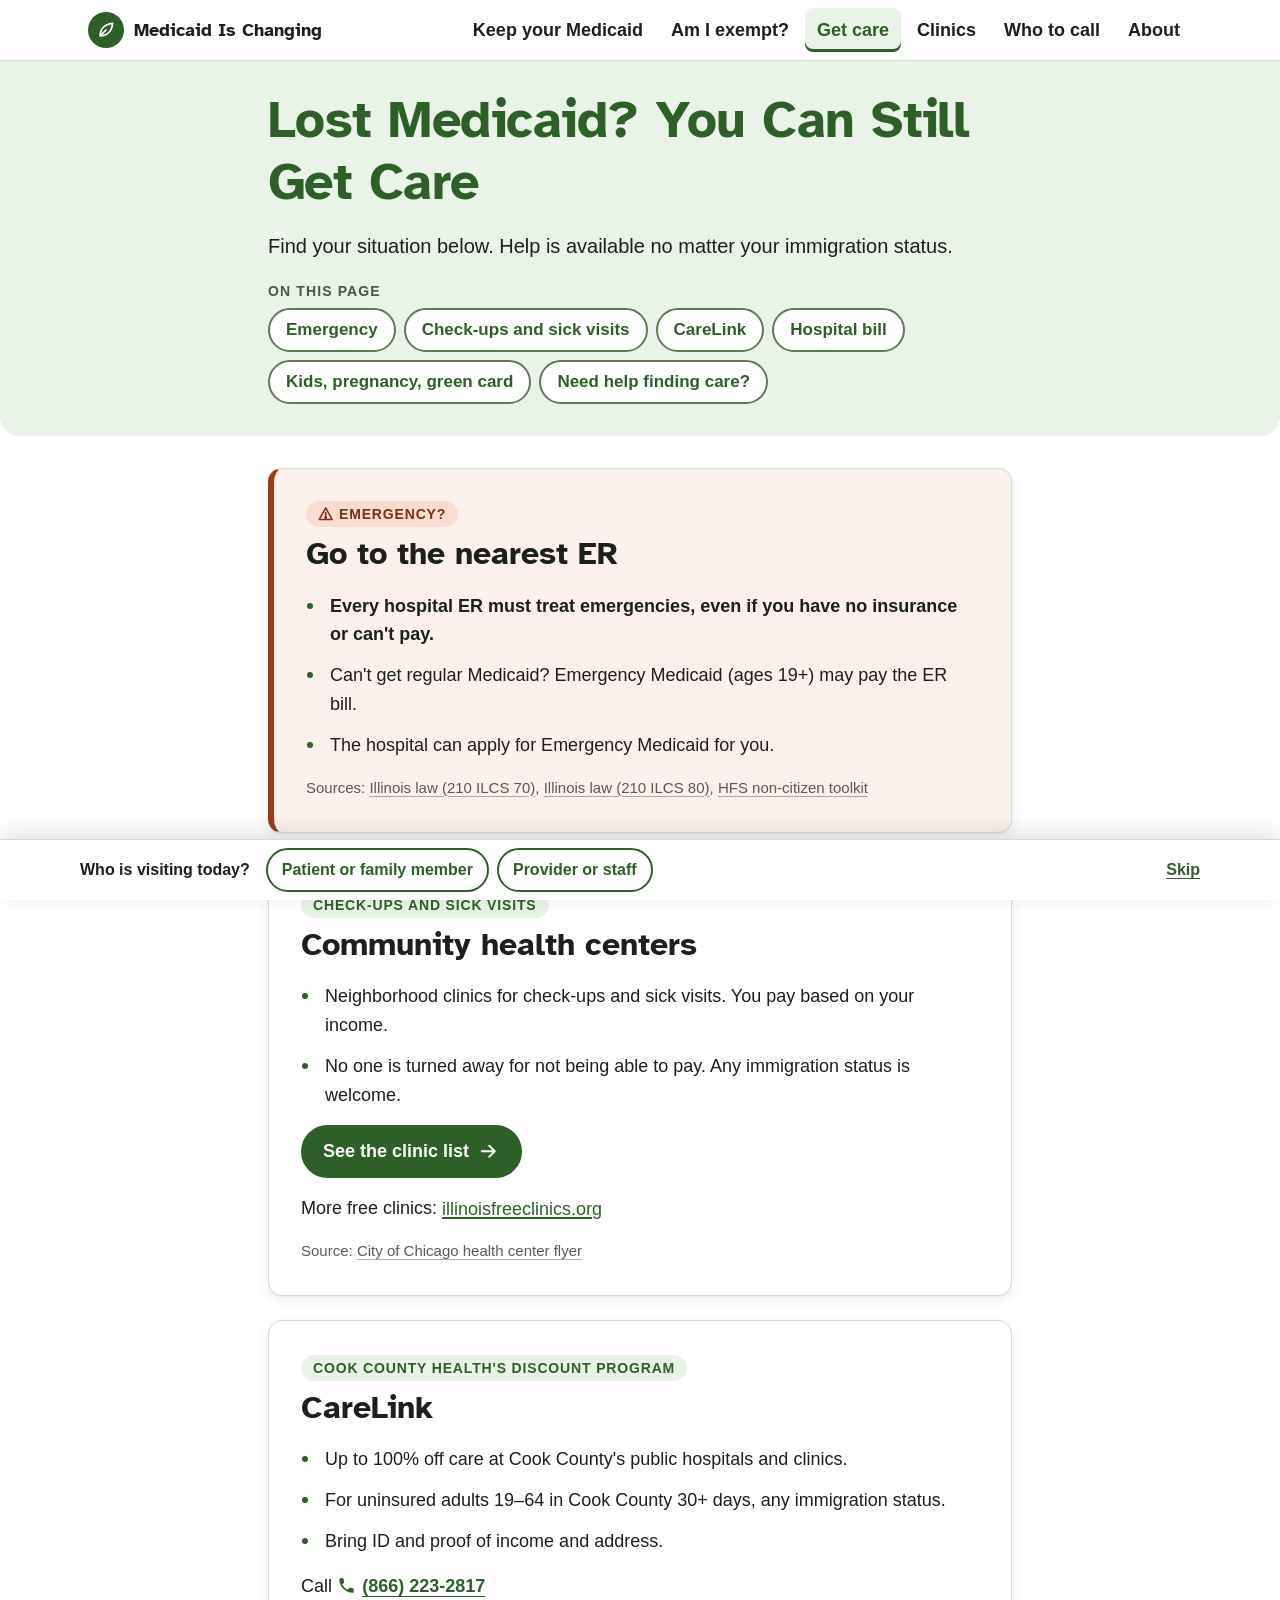
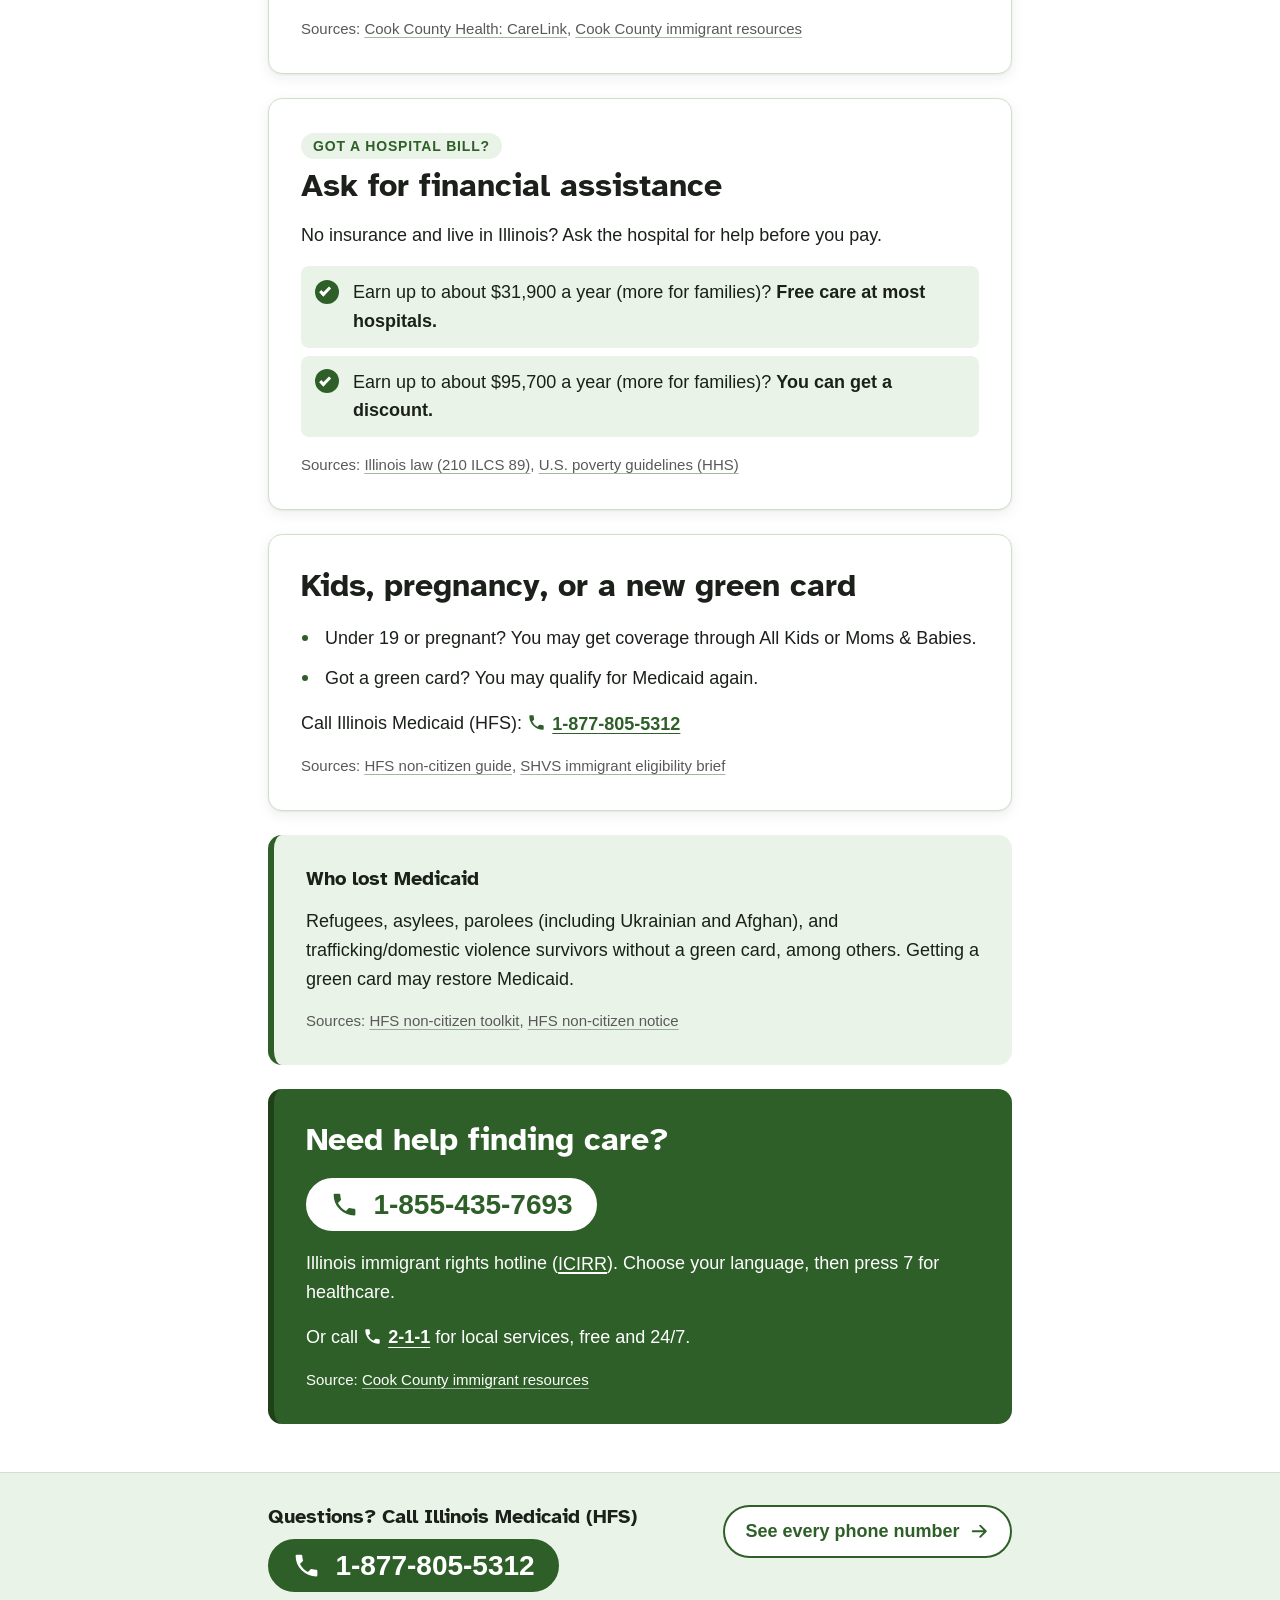
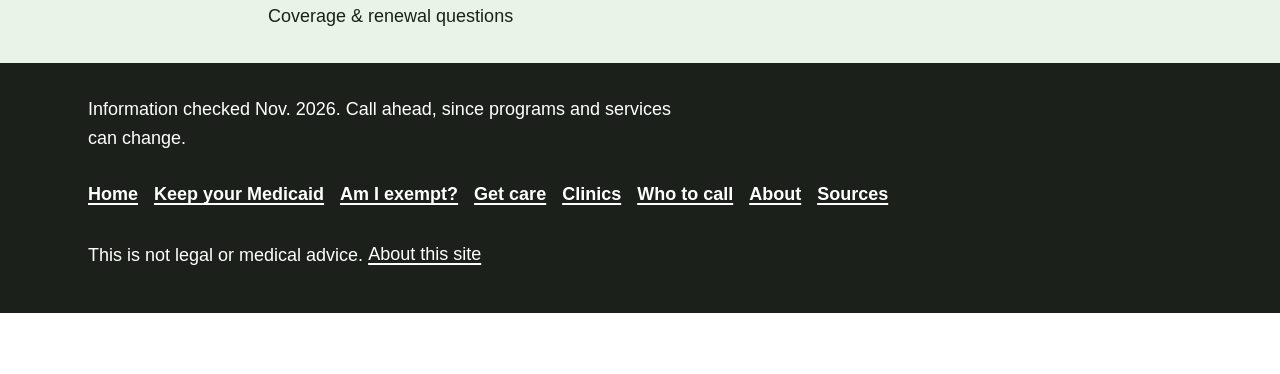
<file: get-care.html>
<!doctype html>
<html lang="en" data-theme="green">
<head>
  <meta charset="utf-8">
  <meta name="viewport" content="width=device-width, initial-scale=1">
  <title>Get Care | Medicaid Is Changing</title>
  <meta name="description" content="Lost Medicaid? You can still get care: emergency care, community health centers, CareLink, and hospital financial assistance.">
  <link rel="preload" href="assets/fonts/atkinson-hyperlegible-latin-700-normal.woff2" as="font" type="font/woff2" crossorigin>
  <link rel="stylesheet" href="assets/css/base.css">
  <link rel="stylesheet" href="assets/css/theme-green.css" id="theme-css">
</head>
<body>
  <a class="skip-link" href="#main">Skip to main content</a>
  <header class="site-header">
    <div class="container">
      <a class="brand" href="index.html"><span class="brand-mark"><svg class="icon" viewBox="0 0 24 24" aria-hidden="true" focusable="false"><path d="M5 19c0-8 5-14 15-15-1 10-7 15-15 15z"/><path d="M5 19l7-7"/></svg></span>Medicaid Is Changing</a>
      <button type="button" class="nav-toggle" aria-expanded="true" aria-controls="site-nav" hidden>Menu</button>
      <nav class="site-nav" id="site-nav" aria-label="Main">
        <ul>
        <li><a href="keep-your-medicaid.html">Keep your Medicaid</a></li>
        <li><a href="am-i-exempt.html">Am I exempt?</a></li>
        <li><a href="get-care.html" aria-current="page">Get care</a></li>
        <li><a href="clinics.html">Clinics</a></li>
        <li><a href="who-to-call.html">Who to call</a></li>
        <li><a href="about.html">About</a></li>
        </ul>
      </nav>
    </div>
  </header>
  <main id="main" class="layout-narrow">
    <!-- Page title -->
    <div class="page-head">
      <div class="container">
        <h1>Lost Medicaid? You Can Still Get Care</h1>
        <p class="lead">Find your situation below. Help is available no matter your immigration status.</p>
      <nav class="jump-nav" aria-labelledby="jump-title">
        <h2 id="jump-title">On this page</h2>
        <ul>
          <li><a href="#emergency">Emergency</a></li>
          <li><a href="#health-centers">Check-ups and sick visits</a></li>
          <li><a href="#carelink">CareLink</a></li>
          <li><a href="#hospital-bill">Hospital bill</a></li>
          <li><a href="#kids-pregnancy">Kids, pregnancy, green card</a></li>
          <li><a href="#help-finding-care">Need help finding care?</a></li>
        </ul>
      </nav>
      </div>
    </div>

    <!-- Section: Emergency care -->
    <section class="section" id="emergency" aria-labelledby="er-title">
      <div class="container">
        <div class="card card-urgent">
          <span class="eyebrow"><svg class="icon" viewBox="0 0 24 24" aria-hidden="true" focusable="false"><path d="M12 3 2 21h20L12 3z" fill="none" stroke="currentColor" stroke-width="2.4" stroke-linejoin="round"/><path d="M12 10v5" stroke="currentColor" stroke-width="2.4" stroke-linecap="round"/><circle cx="12" cy="18" r="1.3" fill="currentColor"/></svg>Emergency?</span>
          <h2 id="er-title">Go to the nearest ER</h2>
          <ul class="bullets">
            <li><strong>Every hospital ER must treat emergencies, even if you have no insurance or can't pay.</strong></li>
            <li>Can't get regular Medicaid? Emergency Medicaid (ages 19+) may pay the ER bill.</li>
            <li>The hospital can apply for Emergency Medicaid for you.</li>
          </ul>
          <p class="source-note">Sources: <a href="https://ilga.gov/legislation/ilcs/documents/021000700K1.htm" target="_blank" rel="noopener">Illinois law (210 ILCS 70)</a>, <a href="https://www.ilga.gov/legislation/ilcs/ilcs3.asp?ActID=1233" target="_blank" rel="noopener">Illinois law (210 ILCS 80)</a>, <a href="https://hfs.illinois.gov/content/dam/soi/en/web/hfs/info/fedresctr/hr1noncitizentkenglish.pdf" target="_blank" rel="noopener">HFS non-citizen toolkit</a></p>
        </div>
      </div>
    </section>

    <!-- Section: Community health centers -->
    <section class="section" id="health-centers" aria-labelledby="chc-title">
      <div class="container">
        <div class="card">
          <span class="eyebrow">Check-ups and sick visits</span>
          <h2 id="chc-title">Community health centers</h2>
          <ul class="bullets">
            <li>Neighborhood clinics for check-ups and sick visits. You pay based on your income.</li>
            <li>No one is turned away for not being able to pay. Any immigration status is welcome.</li>
          </ul>
          <p><a class="btn btn-primary" href="clinics.html">See the clinic list<svg class="icon" viewBox="0 0 24 24" aria-hidden="true" focusable="false"><path d="M5 12h14M13 6l6 6-6 6"/></svg></a></p>
          <p>More free clinics: <a href="https://illinoisfreeclinics.org">illinoisfreeclinics.org</a></p>
          <p class="source-note">Source: <a href="https://www.chicago.gov/content/dam/city/sites/covid/documents/FQHC_Flyer_En.pdf" target="_blank" rel="noopener">City of Chicago health center flyer</a></p>
        </div>
      </div>
    </section>

    <!-- Section: CareLink -->
    <section class="section" id="carelink" aria-labelledby="carelink-title">
      <div class="container">
        <div class="card">
          <span class="eyebrow">Cook County Health's discount program</span>
          <h2 id="carelink-title">CareLink</h2>
          <ul class="bullets">
            <li>Up to 100% off care at Cook County's public hospitals and clinics.</li>
            <li>For uninsured adults 19&ndash;64 in Cook County 30+ days, any immigration status.</li>
            <li>Bring ID and proof of income and address.</li>
          </ul>
          <p>Call <a class="tel" href="tel:+18662232817">(866) 223-2817</a></p>
          <p class="source-note">Sources: <a href="https://cookcountyhealth.org/carelink/" target="_blank" rel="noopener">Cook County Health: CareLink</a>, <a href="https://www.cookcountyil.gov/immigration" target="_blank" rel="noopener">Cook County immigrant resources</a></p>
        </div>
      </div>
    </section>

    <!-- Section: Hospital financial assistance -->
    <section class="section" id="hospital-bill" aria-labelledby="bill-title">
      <div class="container">
        <div class="card">
          <span class="eyebrow">Got a hospital bill?</span>
          <h2 id="bill-title">Ask for financial assistance</h2>
          <p>No insurance and live in Illinois? Ask the hospital for help before you pay.</p>
          <ul class="checklist">
            <li>Earn up to about $31,900 a year (more for families)? <strong>Free care at most hospitals.</strong></li>
            <li>Earn up to about $95,700 a year (more for families)? <strong>You can get a discount.</strong></li>
          </ul>
          <p class="source-note">Sources: <a href="https://ilga.gov/legislation/ilcs/documents/021000890K10.htm" target="_blank" rel="noopener">Illinois law (210 ILCS 89)</a>, <a href="https://aspe.hhs.gov/topics/poverty-economic-mobility/poverty-guidelines" target="_blank" rel="noopener">U.S. poverty guidelines (HHS)</a></p>
        </div>
      </div>
    </section>

    <!-- Section: Kids, pregnancy, or a new green card -->
    <section class="section" id="kids-pregnancy" aria-labelledby="kids-title">
      <div class="container">
        <div class="card">
          <h2 id="kids-title">Kids, pregnancy, or a new green card</h2>
          <ul class="bullets">
            <li>Under 19 or pregnant? You may get coverage through All Kids or Moms &amp; Babies.</li>
            <li>Got a green card? You may qualify for Medicaid again.</li>
          </ul>
          <p>Call Illinois Medicaid (HFS): <a class="tel" href="tel:+18778055312">1-877-805-5312</a></p>
          <p class="source-note">Sources: <a href="https://hfs.illinois.gov/content/dam/soi/en/web/hfs/info/fedresctr/hr1mod2englishsd.pdf" target="_blank" rel="noopener">HFS non-citizen guide</a>, <a href="https://shvs.org/?p=1564" target="_blank" rel="noopener">SHVS immigrant eligibility brief</a></p>
        </div>
      </div>
    </section>

    <!-- Section: Who lost Medicaid -->
    <section class="section" id="who-lost" aria-labelledby="wholost-title">
      <div class="container">
        <div class="callout">
          <h2 id="wholost-title" style="font-size:var(--text-h3)">Who lost Medicaid</h2>
          <p>Refugees, asylees, parolees (including Ukrainian and Afghan), and trafficking/domestic violence survivors without a green card, among others. Getting a green card may restore Medicaid.</p>
          <p class="source-note">Sources: <a href="https://hfs.illinois.gov/content/dam/soi/en/web/hfs/info/fedresctr/hr1noncitizentkenglish.pdf" target="_blank" rel="noopener">HFS non-citizen toolkit</a>, <a href="https://hfs.illinois.gov/content/dam/soi/en/web/hfs/medicalclients/hbia_hbis/cn06262026hirmcnee.pdf" target="_blank" rel="noopener">HFS non-citizen notice</a></p>
        </div>
      </div>
    </section>

    <!-- Section: Need help finding care? -->
    <section class="section" id="help-finding-care" aria-labelledby="help-title">
      <div class="container">
        <div class="callout callout-strong">
          <h2 id="help-title">Need help finding care?</h2>
          <p class="tel-big"><a class="tel" href="tel:+18554357693">1-855-435-7693</a></p>
          <p>Illinois immigrant rights hotline (<a href="https://www.icirr.org/resources" target="_blank" rel="noopener">ICIRR</a>). Choose your language, then press 7 for healthcare.</p>
          <p>Or call <a class="tel" href="tel:211">2-1-1</a> for local services, free and 24/7.</p>
          <p class="source-note">Source: <a href="https://www.cookcountyil.gov/immigration" target="_blank" rel="noopener">Cook County immigrant resources</a></p>
        </div>
      </div>
    </section>

    <!-- Section: Who to call strip -->
    <section class="phone-strip" id="call-hfs" aria-labelledby="call-hfs-title">
      <div class="container">
        <div>
          <h2 id="call-hfs-title">Questions? Call Illinois Medicaid (HFS)</h2>
          <p><a class="tel" href="tel:+18778055312">1-877-805-5312</a></p>
          <p>Coverage &amp; renewal questions</p>
        </div>
        <a class="btn" href="who-to-call.html">See every phone number<svg class="icon" viewBox="0 0 24 24" aria-hidden="true" focusable="false"><path d="M5 12h14M13 6l6 6-6 6"/></svg></a>
      </div>
    </section>
  </main>
  <footer class="site-footer">
    <div class="container">
      <p class="footer-note">Information checked Nov. 2026. Call ahead, since programs and services can change.</p>
      <ul class="footer-links" aria-label="Footer">
        <li><a href="index.html">Home</a></li>
        <li><a href="keep-your-medicaid.html">Keep your Medicaid</a></li>
        <li><a href="am-i-exempt.html">Am I exempt?</a></li>
        <li><a href="get-care.html">Get care</a></li>
        <li><a href="clinics.html">Clinics</a></li>
        <li><a href="who-to-call.html">Who to call</a></li>
        <li><a href="about.html">About</a></li>
        <li><a href="about.html#sources">Sources</a></li>
      </ul>
      <p class="footer-note">This is not legal or medical advice. <a href="about.html">About this site</a></p>
    </div>
  </footer>
  <script src="config.js"></script>
  <script src="assets/js/site.js"></script>
  <script src="assets/js/visitor-count.js" defer></script>
</body>
</html>
</file>
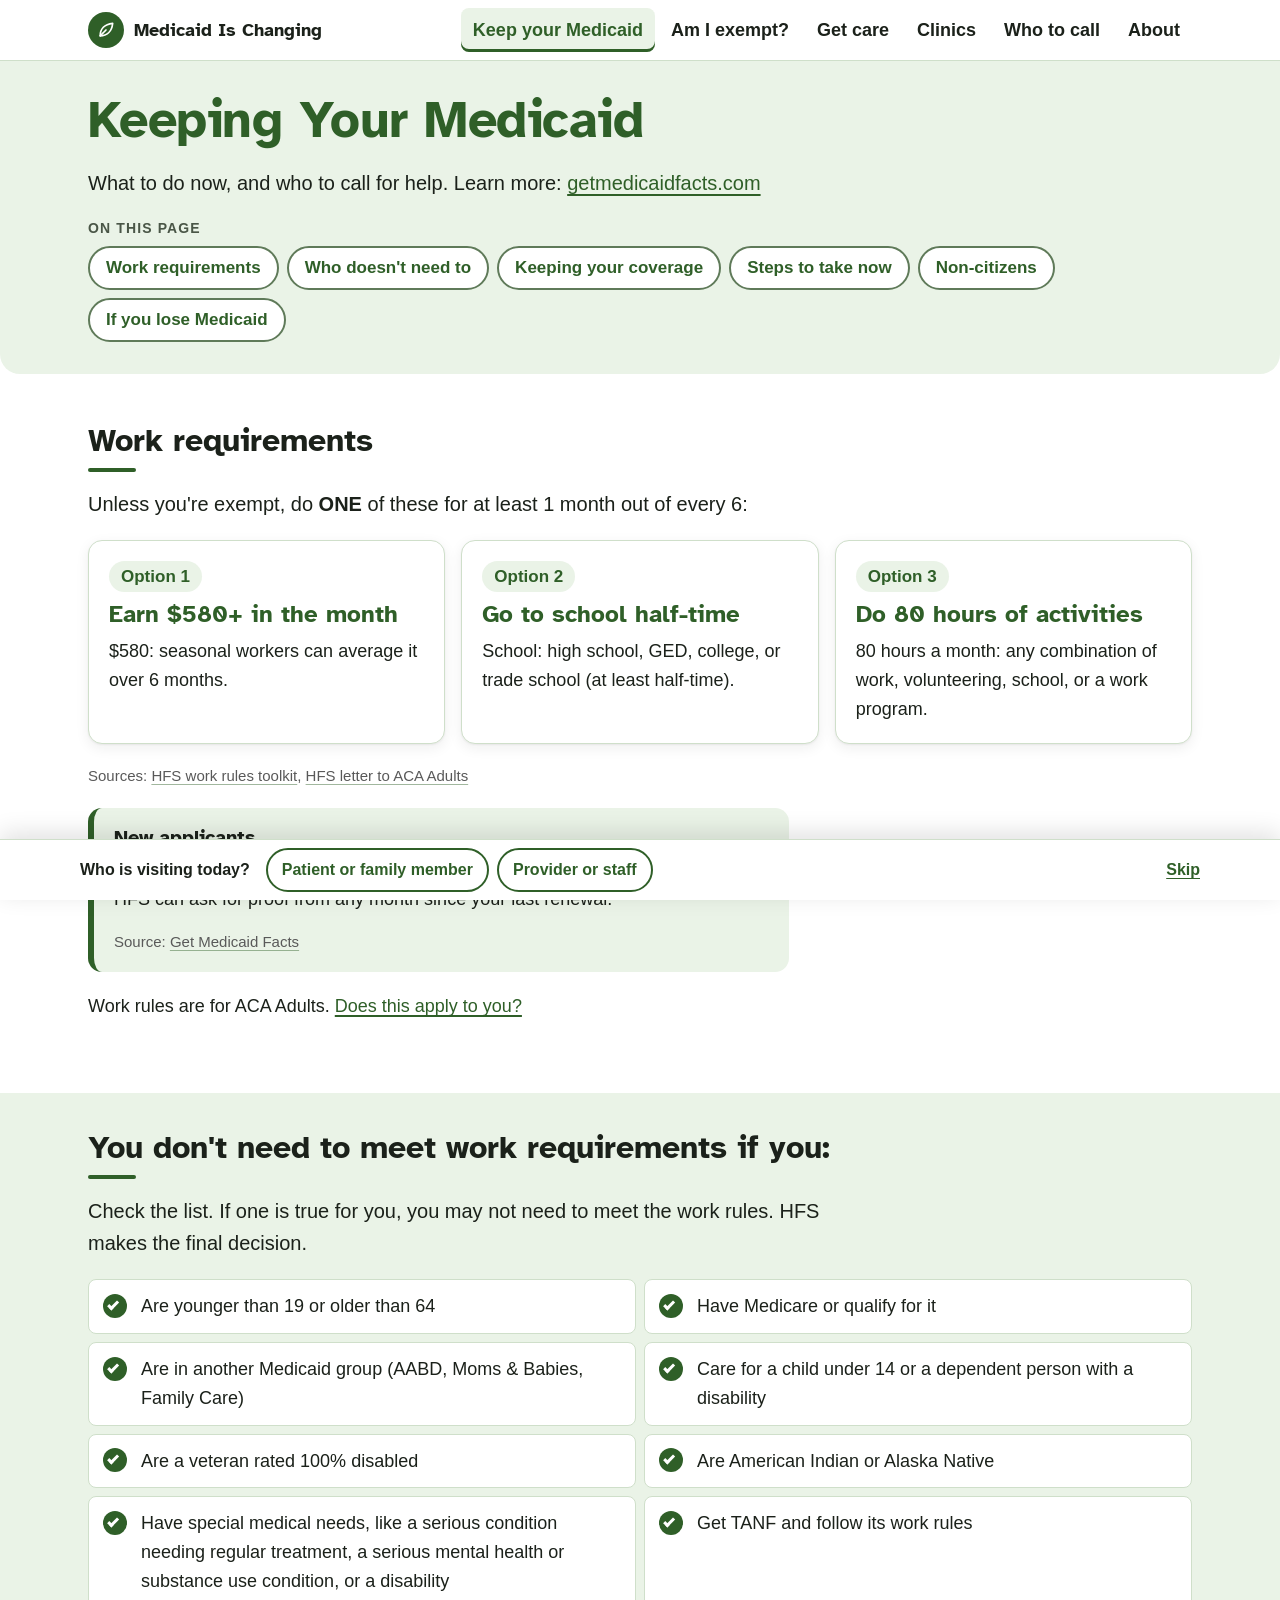
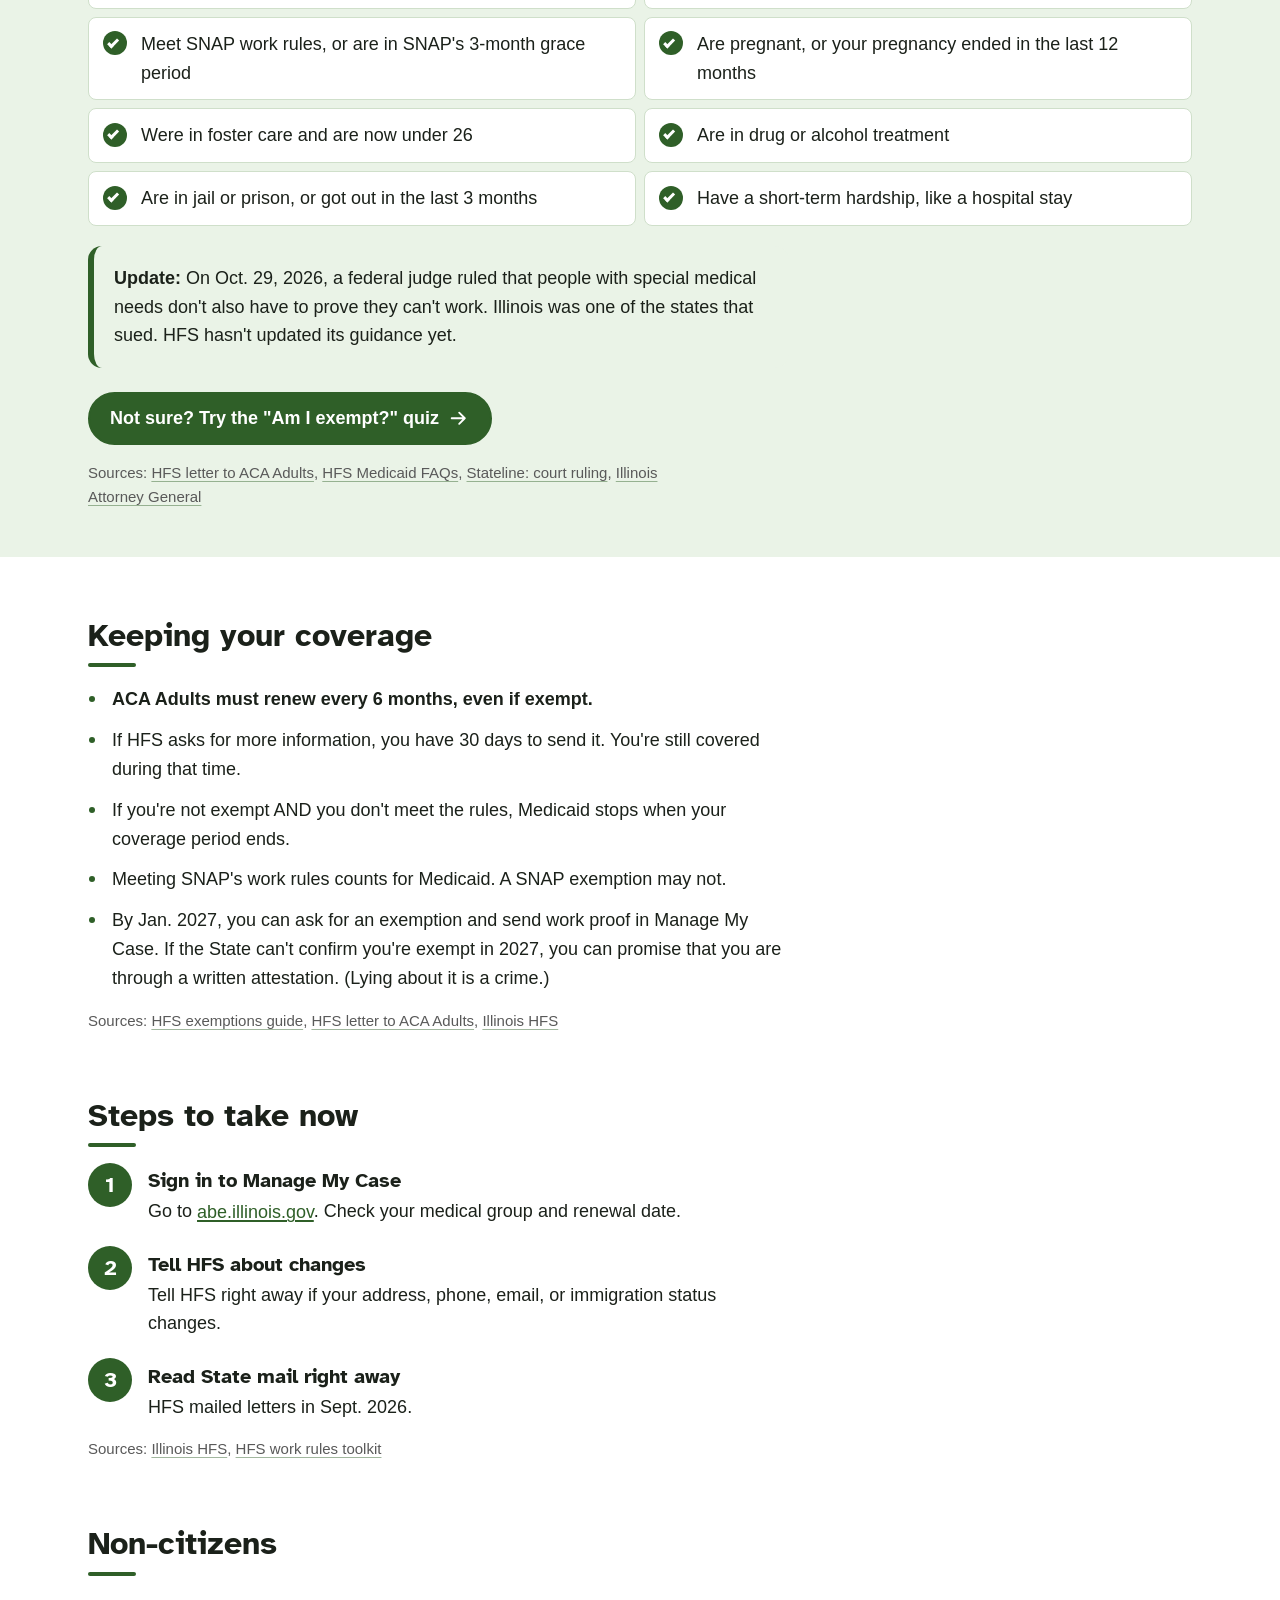
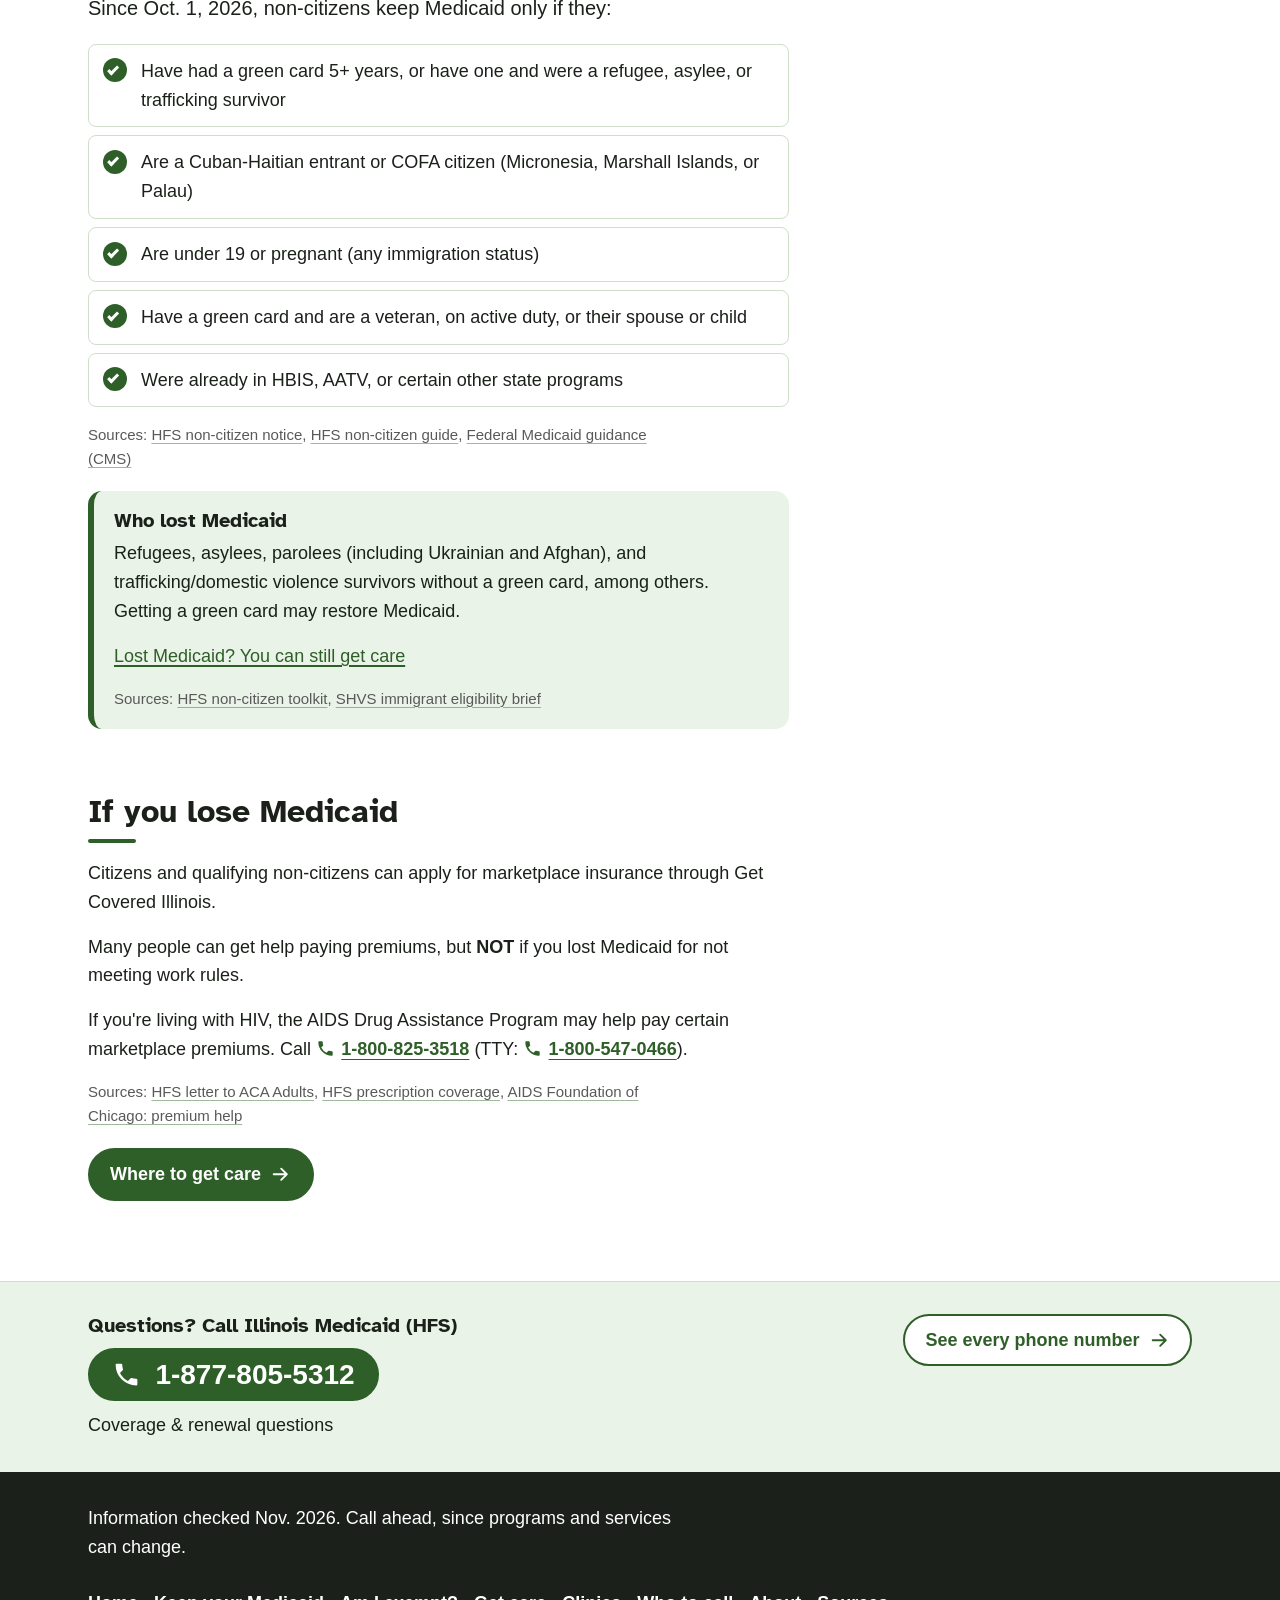
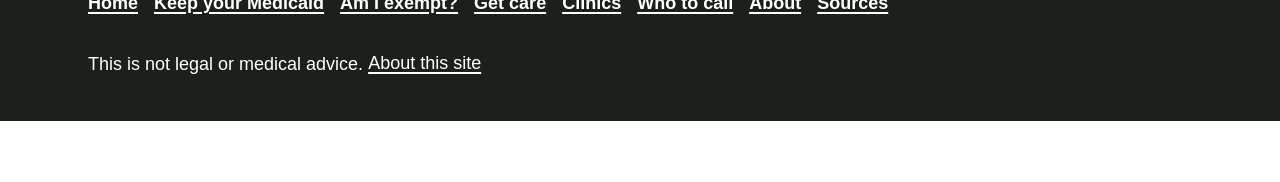
<file: keep-your-medicaid.html>
<!doctype html>
<html lang="en" data-theme="green">
<head>
  <meta charset="utf-8">
  <meta name="viewport" content="width=device-width, initial-scale=1">
  <title>Keep Your Medicaid | Medicaid Is Changing</title>
  <meta name="description" content="Illinois Medicaid work requirements, who is exempt, how to keep your coverage, and rules for non-citizens.">
  <link rel="preload" href="assets/fonts/atkinson-hyperlegible-latin-700-normal.woff2" as="font" type="font/woff2" crossorigin>
  <link rel="stylesheet" href="assets/css/base.css">
  <link rel="stylesheet" href="assets/css/theme-green.css" id="theme-css">
</head>
<body>
  <a class="skip-link" href="#main">Skip to main content</a>
  <header class="site-header">
    <div class="container">
      <a class="brand" href="index.html"><span class="brand-mark"><svg class="icon" viewBox="0 0 24 24" aria-hidden="true" focusable="false"><path d="M5 19c0-8 5-14 15-15-1 10-7 15-15 15z"/><path d="M5 19l7-7"/></svg></span>Medicaid Is Changing</a>
      <button type="button" class="nav-toggle" aria-expanded="true" aria-controls="site-nav" hidden>Menu</button>
      <nav class="site-nav" id="site-nav" aria-label="Main">
        <ul>
        <li><a href="keep-your-medicaid.html" aria-current="page">Keep your Medicaid</a></li>
        <li><a href="am-i-exempt.html">Am I exempt?</a></li>
        <li><a href="get-care.html">Get care</a></li>
        <li><a href="clinics.html">Clinics</a></li>
        <li><a href="who-to-call.html">Who to call</a></li>
        <li><a href="about.html">About</a></li>
        </ul>
      </nav>
    </div>
  </header>
  <main id="main">
    <!-- Page title -->
    <div class="page-head">
      <div class="container">
        <h1>Keeping Your Medicaid</h1>
        <p class="lead">What to do now, and who to call for help. Learn more: <a href="https://getmedicaidfacts.com">getmedicaidfacts.com</a></p>
      <nav class="jump-nav" aria-labelledby="jump-title">
        <h2 id="jump-title">On this page</h2>
        <ul>
          <li><a href="#work-requirements">Work requirements</a></li>
          <li><a href="#exemptions">Who doesn't need to</a></li>
          <li><a href="#keeping-coverage">Keeping your coverage</a></li>
          <li><a href="#steps">Steps to take now</a></li>
          <li><a href="#non-citizens">Non-citizens</a></li>
          <li><a href="#if-you-lose">If you lose Medicaid</a></li>
        </ul>
      </nav>
      </div>
    </div>

    <!-- Section: Work requirements -->
    <section class="section" id="work-requirements" aria-labelledby="work-title">
      <div class="container">
        <div class="section-head">
          <h2 id="work-title">Work requirements</h2>
          <p class="lead">Unless you're exempt, do <strong>ONE</strong> of these for at least 1 month out of every 6:</p>
        </div>
        <ul class="choice-grid">
          <li class="card choice"><span class="choice-label">Option 1</span><h3 class="choice-big">Earn $580+ in the month</h3><p class="card-text">$580: seasonal workers can average it over 6 months.</p></li>
          <li class="card choice"><span class="choice-label">Option 2</span><h3 class="choice-big">Go to school half-time</h3><p class="card-text">School: high school, GED, college, or trade school (at least half-time).</p></li>
          <li class="card choice"><span class="choice-label">Option 3</span><h3 class="choice-big">Do 80 hours of activities</h3><p class="card-text">80 hours a month: any combination of work, volunteering, school, or a work program.</p></li>
        </ul>
        <p class="source-note">Sources: <a href="https://hfs.illinois.gov/content/dam/soi/en/web/hfs/info/fedresctr/englishhr1phase2toolkit.pdf" target="_blank" rel="noopener">HFS work rules toolkit</a>, <a href="https://hfs.illinois.gov/content/dam/soi/en/web/hfs/medicalclients/medicaidguide/ACAAdultCustomerNotice083126ToPrint.pdf" target="_blank" rel="noopener">HFS letter to ACA Adults</a></p>
        <div class="callout">
          <h3>New applicants</h3>
          <p>You must have met one requirement in the month before you apply. Keep proof. HFS can ask for proof from any month since your last renewal.</p>
          <p class="source-note">Source: <a href="https://getmedicaidfacts.com/" target="_blank" rel="noopener">Get Medicaid Facts</a></p>
        </div>
        <p class="prose" style="margin-top:1.25rem">Work rules are for ACA Adults. <a href="index.html#apply">Does this apply to you?</a></p>
      </div>
    </section>

    <!-- Section: Exemptions -->
    <section class="section-alt" id="exemptions" aria-labelledby="exempt-title">
      <div class="container">
        <div class="section-head">
          <h2 id="exempt-title">You don't need to meet work requirements if you:</h2>
          <p class="lead">Check the list. If one is true for you, you may not need to meet the work rules. HFS makes the final decision.</p>
        </div>
        <ul class="checklist two-col">
          <li>Are younger than 19 or older than 64</li>
          <li>Have Medicare or qualify for it</li>
          <li>Are in another Medicaid group (AABD, Moms &amp; Babies, Family Care)</li>
          <li>Care for a child under 14 or a dependent person with a disability</li>
          <li>Are a veteran rated 100% disabled</li>
          <li>Are American Indian or Alaska Native</li>
          <li>Have special medical needs, like a serious condition needing regular treatment, a serious mental health or substance use condition, or a disability</li>
          <li>Get TANF and follow its work rules</li>
          <li>Meet SNAP work rules, or are in SNAP's 3-month grace period</li>
          <li>Are pregnant, or your pregnancy ended in the last 12 months</li>
          <li>Were in foster care and are now under 26</li>
          <li>Are in drug or alcohol treatment</li>
          <li>Are in jail or prison, or got out in the last 3 months</li>
          <li>Have a short-term hardship, like a hospital stay</li>
        </ul>
        <div class="callout">
          <p><strong>Update:</strong> On Oct. 29, 2026, a federal judge ruled that people with special medical needs don't also have to prove they can't work. Illinois was one of the states that sued. HFS hasn't updated its guidance yet.</p>
        </div>
        <p class="quiz-link"><a class="btn btn-primary" href="am-i-exempt.html">Not sure? Try the "Am I exempt?" quiz<svg class="icon" viewBox="0 0 24 24" aria-hidden="true" focusable="false"><path d="M5 12h14M13 6l6 6-6 6"/></svg></a></p>
        <p class="source-note">Sources: <a href="https://hfs.illinois.gov/content/dam/soi/en/web/hfs/medicalclients/medicaidguide/ACAAdultCustomerNotice083126ToPrint.pdf" target="_blank" rel="noopener">HFS letter to ACA Adults</a>, <a href="https://hfs.illinois.gov/info/fedresctr/faqshowwillfedchimpactmedicaid.html" target="_blank" rel="noopener">HFS Medicaid FAQs</a>, <a href="https://stateline.org/?p=18999" target="_blank" rel="noopener">Stateline: court ruling</a>, <a href="https://www.illinoisattorneygeneral.gov/news/story/attorney-general-raoul-sues-trump-administration-over-unlawful-implementation-of-medicaid-work-requirements" target="_blank" rel="noopener">Illinois Attorney General</a></p>
      </div>
    </section>

    <!-- Section: Keeping your coverage -->
    <section class="section" id="keeping-coverage" aria-labelledby="coverage-title">
      <div class="container">
        <h2 id="coverage-title">Keeping your coverage</h2>
        <ul class="bullets">
          <li><strong>ACA Adults must renew every 6 months, even if exempt.</strong></li>
          <li>If HFS asks for more information, you have 30 days to send it. You're still covered during that time.</li>
          <li>If you're not exempt AND you don't meet the rules, Medicaid stops when your coverage period ends.</li>
          <li>Meeting SNAP's work rules counts for Medicaid. A SNAP exemption may not.</li>
          <li>By Jan. 2027, you can ask for an exemption and send work proof in Manage My Case. If the State can't confirm you're exempt in 2027, you can promise that you are through a written attestation. (Lying about it is a crime.)</li>
        </ul>
        <p class="source-note">Sources: <a href="https://hfs.illinois.gov/content/dam/soi/en/web/hfs/info/fedresctr/hr1mod4exempteng.pdf" target="_blank" rel="noopener">HFS exemptions guide</a>, <a href="https://hfs.illinois.gov/content/dam/soi/en/web/hfs/medicalclients/medicaidguide/ACAAdultCustomerNotice083126ToPrint.pdf" target="_blank" rel="noopener">HFS letter to ACA Adults</a>, <a href="https://hfs.illinois.gov/medicalclients/medicaidguide/changes.html" target="_blank" rel="noopener">Illinois HFS</a></p>
      </div>
    </section>

    <!-- Section: Steps to take now -->
    <section class="section" id="steps" aria-labelledby="steps-title">
      <div class="container">
        <h2 id="steps-title">Steps to take now</h2>
        <ol class="steps">
          <li><h3>Sign in to Manage My Case</h3><p>Go to <a href="https://abe.illinois.gov">abe.illinois.gov</a>. Check your medical group and renewal date.</p></li>
          <li><h3>Tell HFS about changes</h3><p>Tell HFS right away if your address, phone, email, or immigration status changes.</p></li>
          <li><h3>Read State mail right away</h3><p>HFS mailed letters in Sept. 2026.</p></li>
        </ol>
        <p class="source-note">Sources: <a href="https://hfs.illinois.gov/medicalclients/medicaidguide/changes.html" target="_blank" rel="noopener">Illinois HFS</a>, <a href="https://hfs.illinois.gov/content/dam/soi/en/web/hfs/info/fedresctr/englishhr1phase2toolkit.pdf" target="_blank" rel="noopener">HFS work rules toolkit</a></p>
      </div>
    </section>

    <!-- Section: Non-citizens -->
    <section class="section" id="non-citizens" aria-labelledby="noncit-title">
      <div class="container">
        <div class="section-head">
          <h2 id="noncit-title">Non-citizens</h2>
          <p class="lead">Since Oct. 1, 2026, non-citizens keep Medicaid only if they:</p>
        </div>
        <ul class="checklist">
          <li>Have had a green card 5+ years, or have one and were a refugee, asylee, or trafficking survivor</li>
          <li>Are a Cuban-Haitian entrant or COFA citizen (Micronesia, Marshall Islands, or Palau)</li>
          <li>Are under 19 or pregnant (any immigration status)</li>
          <li>Have a green card and are a veteran, on active duty, or their spouse or child</li>
          <li>Were already in HBIS, AATV, or certain other state programs</li>
        </ul>
        <p class="source-note">Sources: <a href="https://hfs.illinois.gov/content/dam/soi/en/web/hfs/medicalclients/hbia_hbis/cn06262026hirmcnee.pdf" target="_blank" rel="noopener">HFS non-citizen notice</a>, <a href="https://hfs.illinois.gov/content/dam/soi/en/web/hfs/info/fedresctr/hr1mod2englishsd.pdf" target="_blank" rel="noopener">HFS non-citizen guide</a>, <a href="https://www.medicaid.gov/federal-policy-guidance/downloads/sho26001.pdf" target="_blank" rel="noopener">Federal Medicaid guidance (CMS)</a></p>
        <div class="callout">
          <h3>Who lost Medicaid</h3>
          <p>Refugees, asylees, parolees (including Ukrainian and Afghan), and trafficking/domestic violence survivors without a green card, among others. Getting a green card may restore Medicaid.</p>
          <p><a href="get-care.html">Lost Medicaid? You can still get care</a></p>
          <p class="source-note">Sources: <a href="https://hfs.illinois.gov/content/dam/soi/en/web/hfs/info/fedresctr/hr1noncitizentkenglish.pdf" target="_blank" rel="noopener">HFS non-citizen toolkit</a>, <a href="https://shvs.org/?p=1564" target="_blank" rel="noopener">SHVS immigrant eligibility brief</a></p>
        </div>
      </div>
    </section>

    <!-- Section: If you lose Medicaid -->
    <section class="section" id="if-you-lose" aria-labelledby="lose-title">
      <div class="container">
        <h2 id="lose-title">If you lose Medicaid</h2>
        <div class="prose">
          <p>Citizens and qualifying non-citizens can apply for marketplace insurance through Get Covered Illinois.</p>
          <p>Many people can get help paying premiums, but <strong>NOT</strong> if you lost Medicaid for not meeting work rules.</p>
          <p>If you're living with HIV, the AIDS Drug Assistance Program may help pay certain marketplace premiums. Call <a class="tel" href="tel:+18008253518">1-800-825-3518</a> (TTY: <a class="tel" href="tel:+18005470466">1-800-547-0466</a>).</p>
        </div>
        <p class="source-note">Sources: <a href="https://hfs.illinois.gov/content/dam/soi/en/web/hfs/medicalclients/medicaidguide/ACAAdultCustomerNotice083126ToPrint.pdf" target="_blank" rel="noopener">HFS letter to ACA Adults</a>, <a href="https://hfs.illinois.gov/medicalclients/health/prescriptions.html" target="_blank" rel="noopener">HFS prescription coverage</a>, <a href="https://www.aidschicago.org/?p=833" target="_blank" rel="noopener">AIDS Foundation of Chicago: premium help</a></p>
        <p style="margin-top:1.25rem"><a class="btn btn-primary" href="get-care.html">Where to get care<svg class="icon" viewBox="0 0 24 24" aria-hidden="true" focusable="false"><path d="M5 12h14M13 6l6 6-6 6"/></svg></a></p>
      </div>
    </section>

    <!-- Section: Who to call strip -->
    <section class="phone-strip" id="call-hfs" aria-labelledby="call-hfs-title">
      <div class="container">
        <div>
          <h2 id="call-hfs-title">Questions? Call Illinois Medicaid (HFS)</h2>
          <p><a class="tel" href="tel:+18778055312">1-877-805-5312</a></p>
          <p>Coverage &amp; renewal questions</p>
        </div>
        <a class="btn" href="who-to-call.html">See every phone number<svg class="icon" viewBox="0 0 24 24" aria-hidden="true" focusable="false"><path d="M5 12h14M13 6l6 6-6 6"/></svg></a>
      </div>
    </section>
  </main>
  <footer class="site-footer">
    <div class="container">
      <p class="footer-note">Information checked Nov. 2026. Call ahead, since programs and services can change.</p>
      <ul class="footer-links" aria-label="Footer">
        <li><a href="index.html">Home</a></li>
        <li><a href="keep-your-medicaid.html">Keep your Medicaid</a></li>
        <li><a href="am-i-exempt.html">Am I exempt?</a></li>
        <li><a href="get-care.html">Get care</a></li>
        <li><a href="clinics.html">Clinics</a></li>
        <li><a href="who-to-call.html">Who to call</a></li>
        <li><a href="about.html">About</a></li>
        <li><a href="about.html#sources">Sources</a></li>
      </ul>
      <p class="footer-note">This is not legal or medical advice. <a href="about.html">About this site</a></p>
    </div>
  </footer>
  <script src="config.js"></script>
  <script src="assets/js/site.js"></script>
  <script src="assets/js/visitor-count.js" defer></script>
</body>
</html>
</file>
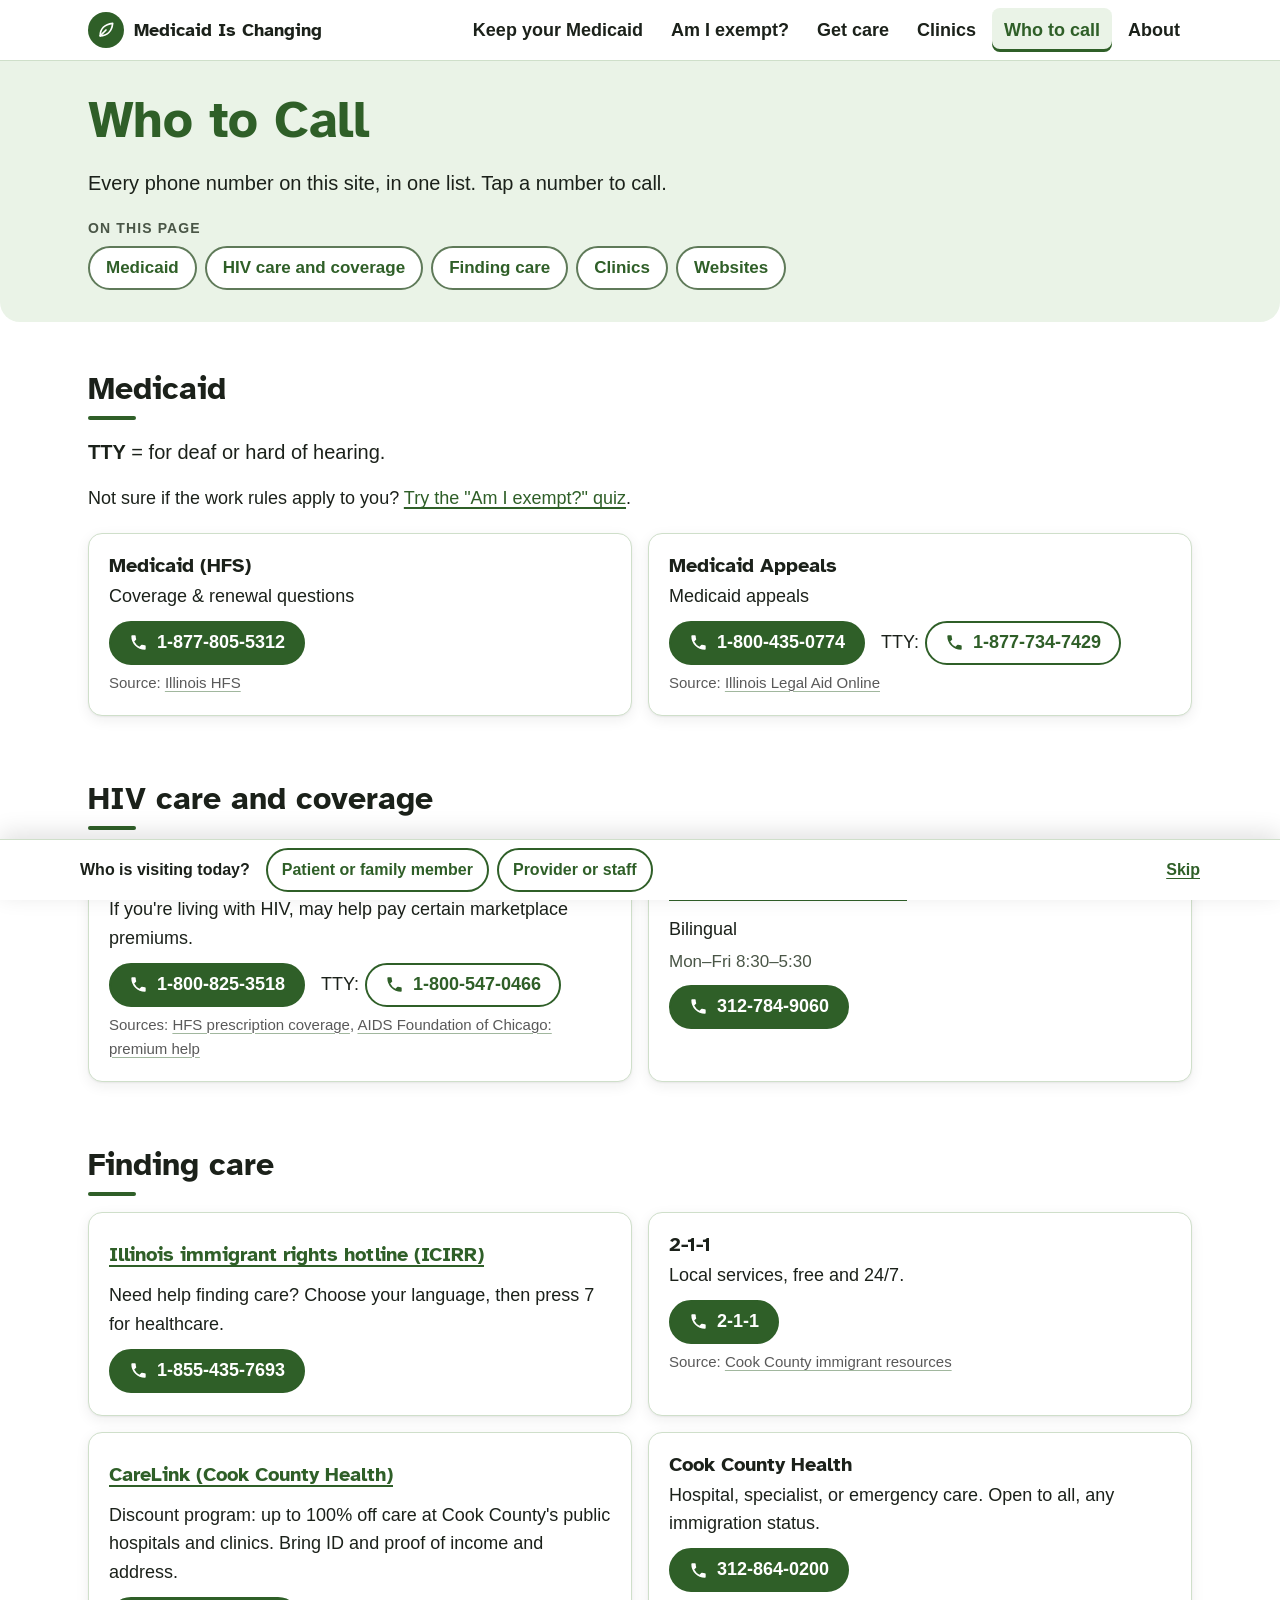
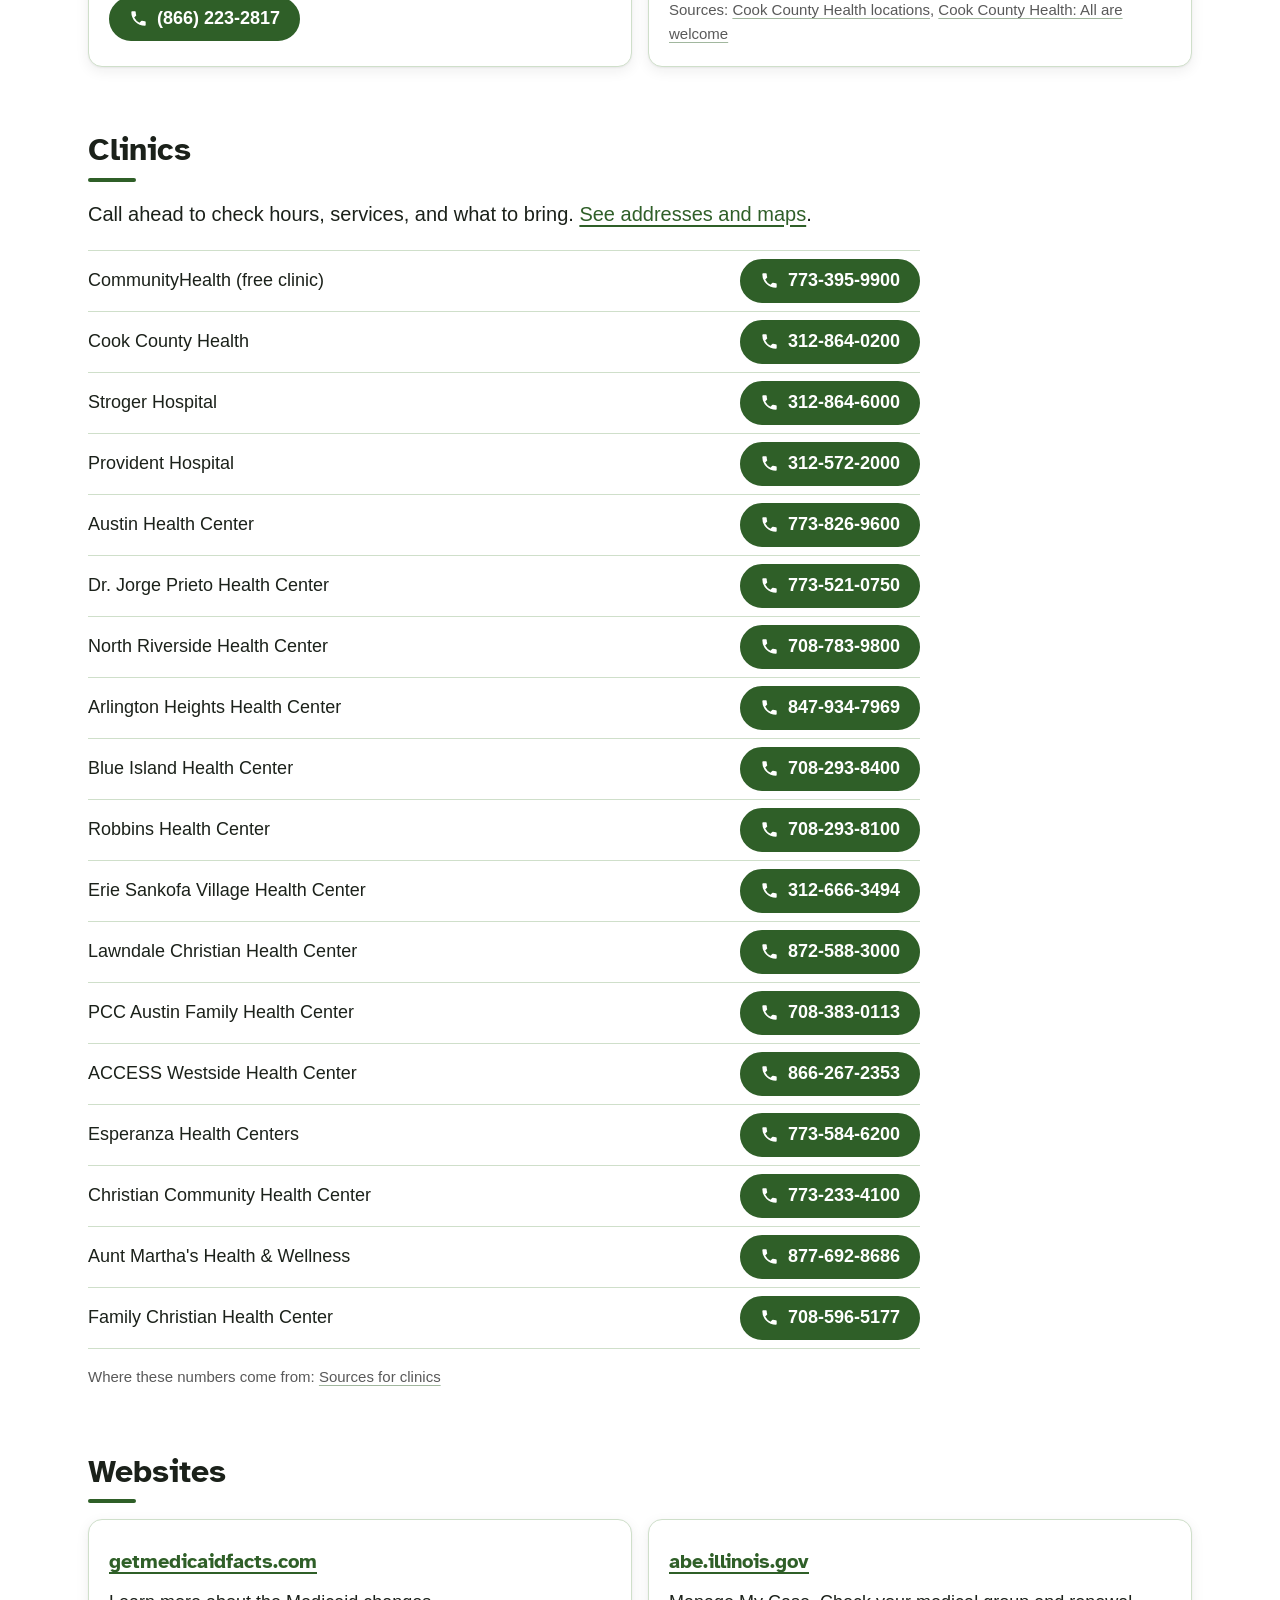
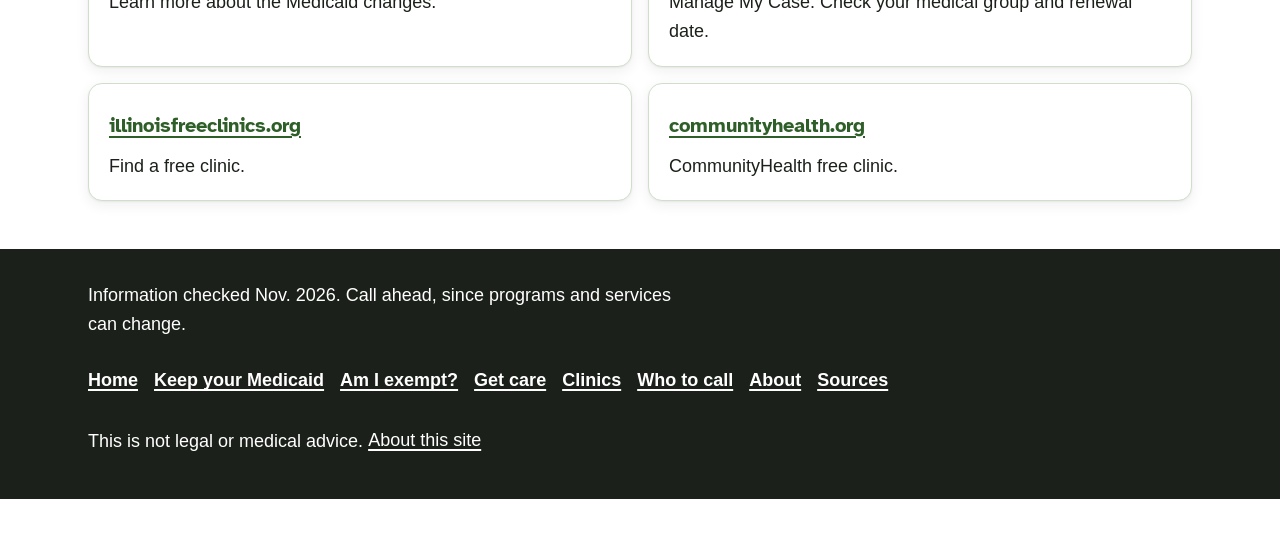
<file: who-to-call.html>
<!doctype html>
<html lang="en" data-theme="green">
<head>
  <meta charset="utf-8">
  <meta name="viewport" content="width=device-width, initial-scale=1">
  <title>Who to Call | Medicaid Is Changing</title>
  <meta name="description" content="Every phone number in one list: Illinois Medicaid (HFS), appeals, HIV programs, help finding care, and clinics.">
  <link rel="preload" href="assets/fonts/atkinson-hyperlegible-latin-700-normal.woff2" as="font" type="font/woff2" crossorigin>
  <link rel="stylesheet" href="assets/css/base.css">
  <link rel="stylesheet" href="assets/css/theme-green.css" id="theme-css">
</head>
<body>
  <a class="skip-link" href="#main">Skip to main content</a>
  <header class="site-header">
    <div class="container">
      <a class="brand" href="index.html"><span class="brand-mark"><svg class="icon" viewBox="0 0 24 24" aria-hidden="true" focusable="false"><path d="M5 19c0-8 5-14 15-15-1 10-7 15-15 15z"/><path d="M5 19l7-7"/></svg></span>Medicaid Is Changing</a>
      <button type="button" class="nav-toggle" aria-expanded="true" aria-controls="site-nav" hidden>Menu</button>
      <nav class="site-nav" id="site-nav" aria-label="Main">
        <ul>
        <li><a href="keep-your-medicaid.html">Keep your Medicaid</a></li>
        <li><a href="am-i-exempt.html">Am I exempt?</a></li>
        <li><a href="get-care.html">Get care</a></li>
        <li><a href="clinics.html">Clinics</a></li>
        <li><a href="who-to-call.html" aria-current="page">Who to call</a></li>
        <li><a href="about.html">About</a></li>
        </ul>
      </nav>
    </div>
  </header>
  <main id="main">
    <!-- Page title -->
    <div class="page-head">
      <div class="container">
        <h1>Who to Call</h1>
        <p class="lead">Every phone number on this site, in one list. Tap a number to call.</p>
      <nav class="jump-nav" aria-labelledby="jump-title">
        <h2 id="jump-title">On this page</h2>
        <ul>
          <li><a href="#medicaid">Medicaid</a></li>
          <li><a href="#hiv">HIV care and coverage</a></li>
          <li><a href="#find-care">Finding care</a></li>
          <li><a href="#clinic-numbers">Clinics</a></li>
          <li><a href="#websites">Websites</a></li>
        </ul>
      </nav>
      </div>
    </div>

    <!-- Section: Medicaid -->
    <section class="section" id="medicaid" aria-labelledby="medicaid-title">
      <div class="container">
        <div class="section-head">
          <h2 id="medicaid-title">Medicaid</h2>
          <p class="lead"><strong>TTY</strong> = for deaf or hard of hearing.</p>
          <p>Not sure if the work rules apply to you? <a href="am-i-exempt.html">Try the "Am I exempt?" quiz</a>.</p>
        </div>
        <ul class="phone-list">
          <li class="card phone-item">
            <h3 class="phone-name">Medicaid (HFS)</h3>
            <p class="phone-for">Coverage &amp; renewal questions</p>
            <p class="phone-num"><a class="tel" href="tel:+18778055312">1-877-805-5312</a></p>
            <p class="source-note">Source: <a href="https://hfs.illinois.gov/medicalclients/medicaidguide/changes.html" target="_blank" rel="noopener">Illinois HFS</a></p>
          </li>
          <li class="card phone-item">
            <h3 class="phone-name">Medicaid Appeals</h3>
            <p class="phone-for">Medicaid appeals</p>
            <p class="phone-num"><a class="tel" href="tel:+18004350774">1-800-435-0774</a> <span>TTY: <a class="tel tel-tty" href="tel:+18777347429">1-877-734-7429</a></span></p>
            <p class="source-note">Source: <a href="https://www.illinoislegalaid.org/legal-information/appealing-medicaid-decision" target="_blank" rel="noopener">Illinois Legal Aid Online</a></p>
          </li>
        </ul>
      </div>
    </section>

    <!-- Section: HIV care and coverage -->
    <section class="section" id="hiv" aria-labelledby="hiv-title">
      <div class="container">
        <h2 id="hiv-title">HIV care and coverage</h2>
        <ul class="phone-list">
          <li class="card phone-item">
            <h3 class="phone-name">AIDS Drug Assistance Program</h3>
            <p class="phone-for">If you're living with HIV, may help pay certain marketplace premiums.</p>
            <p class="phone-num"><a class="tel" href="tel:+18008253518">1-800-825-3518</a> <span>TTY: <a class="tel tel-tty" href="tel:+18005470466">1-800-547-0466</a></span></p>
            <p class="source-note">Sources: <a href="https://hfs.illinois.gov/medicalclients/health/prescriptions.html" target="_blank" rel="noopener">HFS prescription coverage</a>, <a href="https://www.aidschicago.org/?p=833" target="_blank" rel="noopener">AIDS Foundation of Chicago: premium help</a></p>
          </li>
          <li class="card phone-item">
            <h3 class="phone-name"><a href="https://www.aidschicago.org/i-need/medicaid-medicare-and-health-insurance/" target="_blank" rel="noopener">AIDS Foundation Chicago</a></h3>
            <p class="phone-for">Bilingual</p>
            <p class="phone-meta">Mon&ndash;Fri 8:30&ndash;5:30</p>
            <p class="phone-num"><a class="tel" href="tel:+13127849060">312-784-9060</a></p>
          </li>
        </ul>
      </div>
    </section>

    <!-- Section: Finding care -->
    <section class="section" id="find-care" aria-labelledby="find-title">
      <div class="container">
        <h2 id="find-title">Finding care</h2>
        <ul class="phone-list">
          <li class="card phone-item">
            <h3 class="phone-name"><a href="https://www.icirr.org/resources" target="_blank" rel="noopener">Illinois immigrant rights hotline (ICIRR)</a></h3>
            <p class="phone-for">Need help finding care? Choose your language, then press 7 for healthcare.</p>
            <p class="phone-num"><a class="tel" href="tel:+18554357693">1-855-435-7693</a></p>
          </li>
          <li class="card phone-item">
            <h3 class="phone-name">2-1-1</h3>
            <p class="phone-for">Local services, free and 24/7.</p>
            <p class="phone-num"><a class="tel" href="tel:211">2-1-1</a></p>
            <p class="source-note">Source: <a href="https://www.cookcountyil.gov/immigration" target="_blank" rel="noopener">Cook County immigrant resources</a></p>
          </li>
          <li class="card phone-item">
            <h3 class="phone-name"><a href="https://cookcountyhealth.org/carelink/" target="_blank" rel="noopener">CareLink (Cook County Health)</a></h3>
            <p class="phone-for">Discount program: up to 100% off care at Cook County's public hospitals and clinics. Bring ID and proof of income and address.</p>
            <p class="phone-num"><a class="tel" href="tel:+18662232817">(866) 223-2817</a></p>
          </li>
          <li class="card phone-item">
            <h3 class="phone-name">Cook County Health</h3>
            <p class="phone-for">Hospital, specialist, or emergency care. Open to all, any immigration status.</p>
            <p class="phone-num"><a class="tel" href="tel:+13128640200">312-864-0200</a></p>
            <p class="source-note">Sources: <a href="https://cookcountyhealth.org/contact-us" target="_blank" rel="noopener">Cook County Health locations</a>, <a href="https://cookcountyhealth.org/ar/بيان-صحفي/cook-county-health-all-are-welcome-here-aqui-todos-son-bienvenidos/" target="_blank" rel="noopener">Cook County Health: All are welcome</a></p>
          </li>
        </ul>
      </div>
    </section>

    <!-- Section: Clinic phone numbers -->
    <section class="section" id="clinic-numbers" aria-labelledby="clinicnums-title">
      <div class="container">
        <div class="section-head">
          <h2 id="clinicnums-title">Clinics</h2>
          <p class="lead">Call ahead to check hours, services, and what to bring. <a href="clinics.html">See addresses and maps</a>.</p>
        </div>
        <ul class="compact-list">
          <li><span>CommunityHealth (free clinic)</span><a class="tel" href="tel:+17733959900">773-395-9900</a></li>
          <li><span>Cook County Health</span><a class="tel" href="tel:+13128640200">312-864-0200</a></li>
          <li><span>Stroger Hospital</span><a class="tel" href="tel:+13128646000">312-864-6000</a></li>
          <li><span>Provident Hospital</span><a class="tel" href="tel:+13125722000">312-572-2000</a></li>
          <li><span>Austin Health Center</span><a class="tel" href="tel:+17738269600">773-826-9600</a></li>
          <li><span>Dr. Jorge Prieto Health Center</span><a class="tel" href="tel:+17735210750">773-521-0750</a></li>
          <li><span>North Riverside Health Center</span><a class="tel" href="tel:+17087839800">708-783-9800</a></li>
          <li><span>Arlington Heights Health Center</span><a class="tel" href="tel:+18479347969">847-934-7969</a></li>
          <li><span>Blue Island Health Center</span><a class="tel" href="tel:+17082938400">708-293-8400</a></li>
          <li><span>Robbins Health Center</span><a class="tel" href="tel:+17082938100">708-293-8100</a></li>
          <li><span>Erie Sankofa Village Health Center</span><a class="tel" href="tel:+13126663494">312-666-3494</a></li>
          <li><span>Lawndale Christian Health Center</span><a class="tel" href="tel:+18725883000">872-588-3000</a></li>
          <li><span>PCC Austin Family Health Center</span><a class="tel" href="tel:+17083830113">708-383-0113</a></li>
          <li><span>ACCESS Westside Health Center</span><a class="tel" href="tel:+18662672353">866-267-2353</a></li>
          <li><span>Esperanza Health Centers</span><a class="tel" href="tel:+17735846200">773-584-6200</a></li>
          <li><span>Christian Community Health Center</span><a class="tel" href="tel:+17732334100">773-233-4100</a></li>
          <li><span>Aunt Martha's Health &amp; Wellness</span><a class="tel" href="tel:+18776928686">877-692-8686</a></li>
          <li><span>Family Christian Health Center</span><a class="tel" href="tel:+17085965177">708-596-5177</a></li>
        </ul>
        <p class="source-note">Where these numbers come from: <a href="about.html#sources-clinics">Sources for clinics</a></p>
      </div>
    </section>

    <!-- Section: Websites -->
    <section class="section" id="websites" aria-labelledby="web-title">
      <div class="container">
        <h2 id="web-title">Websites</h2>
        <ul class="phone-list">
          <li class="card phone-item"><h3 class="phone-name"><a href="https://getmedicaidfacts.com">getmedicaidfacts.com</a></h3><p class="phone-for">Learn more about the Medicaid changes.</p></li>
          <li class="card phone-item"><h3 class="phone-name"><a href="https://abe.illinois.gov">abe.illinois.gov</a></h3><p class="phone-for">Manage My Case. Check your medical group and renewal date.</p></li>
          <li class="card phone-item"><h3 class="phone-name"><a href="https://illinoisfreeclinics.org">illinoisfreeclinics.org</a></h3><p class="phone-for">Find a free clinic.</p></li>
          <li class="card phone-item"><h3 class="phone-name"><a href="https://communityhealth.org">communityhealth.org</a></h3><p class="phone-for">CommunityHealth free clinic.</p></li>
        </ul>
      </div>
    </section>

  </main>
  <footer class="site-footer">
    <div class="container">
      <p class="footer-note">Information checked Nov. 2026. Call ahead, since programs and services can change.</p>
      <ul class="footer-links" aria-label="Footer">
        <li><a href="index.html">Home</a></li>
        <li><a href="keep-your-medicaid.html">Keep your Medicaid</a></li>
        <li><a href="am-i-exempt.html">Am I exempt?</a></li>
        <li><a href="get-care.html">Get care</a></li>
        <li><a href="clinics.html">Clinics</a></li>
        <li><a href="who-to-call.html">Who to call</a></li>
        <li><a href="about.html">About</a></li>
        <li><a href="about.html#sources">Sources</a></li>
      </ul>
      <p class="footer-note">This is not legal or medical advice. <a href="about.html">About this site</a></p>
    </div>
  </footer>
  <script src="config.js"></script>
  <script src="assets/js/site.js"></script>
  <script src="assets/js/visitor-count.js" defer></script>
</body>
</html>
</file>
<file: assets/css/base.css>
/* =========================================================================
   base.css — structure, layout, components, accessibility, print.
   Colors, fonts, radii, shadows and spacing come ONLY from custom properties
   defined on :root in a theme file (theme-green.css, theme-civic.css, ...).

   CLASS INVENTORY (copy existing markup to add more; no new CSS needed)
   Layout
     .skip-link        "Skip to main content", first focusable element
     .container        centered max-width wrapper with side gutters
     .site-header      top bar;  .brand  site name link;  .brand-mark  logo circle
     .nav-toggle       "Menu" disclosure button (aria-expanded, shown by site.js)
     .site-nav         list of page links; [aria-current="page"] marks current
     .site-footer      footer;  .footer-note  "Information checked" line
     .section          a self-contained content <section id="..."> with <h2>
     .section-alt      mint/alt background variant of .section
     .section-head     optional wrapper for h2 + .lead
     .page-head        inner-page title band (h1 + .lead)
     .lead             short plain-language intro sentence
     .prose            text block limited to ~70ch
     .jump-nav         "On this page" pill links to section ids
   Components
     .hero             home page title band;  .hero-sub  one-line subtitle
     .topic-grid       the big topic buttons;  .topic-btn  one button
                       .topic-icon / .topic-label / .topic-hint  its parts
     .card-grid        responsive grid of cards
     .card             rounded panel;  .card-link  whole card is a link
                       .card-title / .card-text  its parts;  .card-plain  no shadow
     .choice-grid      "do ONE of these" parallel cards;  .choice  one card
                       .choice-or  the "or" divider between choices
     .steps            <ol> with numbers in solid circles
     .checklist        <ul> with check icons (exemptions, "keep Medicaid if")
     .bullets          plain <ul> with primary-colored bullets
     .date-list        key dates;  .date  the date label
     .callout          highlighted note box;  .callout-strong  primary-filled
     .path             "Manage My Case" click-path breadcrumb
     .phone-strip      full-width band with the main phone number
     .phone-list       who-to-call list;  .phone-item  one entry
                       .phone-name / .phone-for / .phone-meta / .phone-num
     .tel              a tel: link: inline in sentences, a call button when standalone
     .clinic-list      list of clinic cards;  .clinic  one card
                       .clinic-name / .clinic-addr / .clinic-actions
     .btn              button-like link;  .btn-primary  filled;  .btn-ghost  outline
     .icon             inline SVG icon (always aria-hidden with a text label)
     .tag              small label chip
     .source-note      small "Source: ..." line at the end of a section or card
     .source-list      the grouped list of sources on about.html;  .source-for  what it backs up
     .visually-hidden  hidden visually, read by screen readers
   Visitor prompt (markup injected by visitor-count.js)
     .vp  .vp-card  .vp-btn  .vp-skip
   ========================================================================= */

/* ---------- Spacing scale + accent defaults ----------
   One 8px-based scale. Themes may override any of these on :root.
   Accent ("call" / "urgent") fallbacks keep the civic and warm preview themes working. */
:root {
  --space-1: 0.5rem;   /*  8px */
  --space-2: 1rem;     /* 16px */
  --space-3: 1.5rem;   /* 24px */
  --space-4: 2rem;     /* 32px */
  --space-5: 2.5rem;   /* 40px */
  --space-6: 3rem;     /* 48px */
  --content-max: 760px;
}

/* ---------- Reset / base ---------- */
*, *::before, *::after { box-sizing: border-box; }
html { font-size: 100%; -webkit-text-size-adjust: 100%; text-size-adjust: 100%; scroll-padding-top: 1rem; }
body {
  margin: 0;
  background: var(--color-bg);
  color: var(--color-text);
  font-family: var(--font-body);
  font-size: var(--text-base);
  line-height: 1.6;
  overflow-wrap: break-word;
}
[hidden] { display: none !important; }
img, svg { max-width: 100%; }
h1, h2, h3 {
  font-family: var(--font-display);
  font-weight: var(--weight-display, 700);
  line-height: 1.2;
  margin: 0 0 calc(var(--space-unit) * 2);
  color: var(--color-text);
}
h1 { font-size: var(--text-h1, 2.25rem); letter-spacing: -0.01em; }
h2 { font-size: var(--text-h2, 1.75rem); }
h3 { font-size: var(--text-h3, 1.25rem); }
p, ul, ol { margin: 0 0 calc(var(--space-unit) * 2); }
p:last-child, ul:last-child, ol:last-child { margin-bottom: 0; }
strong { font-weight: 700; }

a { color: var(--color-link); text-decoration-thickness: 2px; text-underline-offset: 0.18em; }
a:hover { text-decoration-thickness: 3px; }

/* Focus: 3px high-contrast ring with offset on every interactive element */
:focus { outline: none; }
:focus-visible {
  outline: 3px solid var(--color-focus);
  outline-offset: 3px;
  border-radius: 4px;
}
/* On primary-colored areas the ring flips to the inverse color */
.callout-strong, .site-footer { --color-focus: var(--color-focus-inverse, #fff); }

.visually-hidden {
  position: absolute !important; width: 1px; height: 1px; padding: 0; margin: -1px;
  overflow: hidden; clip: rect(0 0 0 0); white-space: nowrap; border: 0;
}

.skip-link {
  position: absolute; left: 0.75rem; top: -10rem; z-index: 1000;
  background: var(--color-primary); color: var(--color-primary-contrast);
  padding: 0.75rem 1.25rem; border-radius: var(--radius-sm);
  font-weight: 700; text-decoration: none; min-height: 44px;
}
.skip-link:focus { top: 0.75rem; outline: 3px solid var(--color-focus); outline-offset: 3px; }

.icon { width: 1.25em; height: 1.25em; flex: none; vertical-align: -0.2em; fill: none; stroke: currentColor; stroke-width: 2; stroke-linecap: round; stroke-linejoin: round; }

/* ---------- Layout ---------- */
.container { width: 100%; max-width: 72rem; margin: 0 auto; padding: 0 1rem; }
@media (min-width: 600px) { .container { padding: 0 1.5rem; } }
.prose, .lead { max-width: 70ch; }
.lead { font-size: var(--text-lg, 1.25rem); color: var(--color-text); }

/* ---------- Header + nav ---------- */
.site-header { background: var(--color-surface); border-bottom: 1px solid var(--color-border); position: relative; z-index: 10; }
.site-header .container { display: flex; flex-wrap: wrap; align-items: center; justify-content: space-between; gap: 0.5rem 1rem; padding-top: 0.5rem; padding-bottom: 0.5rem; }
.brand {
  display: inline-flex; align-items: center; gap: 0.6rem; min-height: 44px;
  font-family: var(--font-display); font-weight: 700; font-size: 1.125rem;
  color: var(--color-text); text-decoration: none;
}
.brand-mark {
  display: inline-grid; place-items: center; width: 2.25rem; height: 2.25rem; border-radius: 50%;
  background: var(--color-primary); color: var(--color-primary-contrast); flex: none;
}
.brand-mark .icon { width: 1.25rem; height: 1.25rem; }
.nav-toggle {
  display: inline-flex; align-items: center; gap: 0.5rem; min-height: 44px; min-width: 44px;
  padding: 0.5rem 1rem; font: inherit; font-weight: 700; font-size: 1.0625rem;
  color: var(--color-primary); background: var(--color-surface);
  border: 2px solid var(--color-primary); border-radius: var(--radius-pill, 999px); cursor: pointer;
}
.nav-toggle[aria-expanded="true"] { background: var(--color-primary); color: var(--color-primary-contrast); }
.site-nav { width: 100%; }
.site-nav ul { list-style: none; margin: 0; padding: 0.25rem 0 0.5rem; display: flex; flex-direction: column; gap: 0.25rem; }
.site-nav a {
  display: flex; align-items: center; min-height: 48px; padding: 0.5rem 0.875rem;
  border-radius: var(--radius-sm); font-weight: 600; color: var(--color-text); text-decoration: none;
}
.site-nav a:hover { background: var(--color-surface-alt); }
.site-nav a[aria-current="page"] { background: var(--color-surface-alt); color: var(--color-primary); box-shadow: inset 4px 0 0 var(--color-primary); }
.js .site-nav.is-collapsed { display: none; }

@media (min-width: 900px) {
  .site-header .container { flex-wrap: nowrap; }
  .nav-toggle { display: none !important; }
  .js .site-nav.is-collapsed, .site-nav { display: block; width: auto; }
  .site-nav ul { flex-direction: row; padding: 0; gap: 0.25rem; }
  .site-nav a { min-height: 44px; padding: 0.5rem 0.75rem; }
  .site-nav a[aria-current="page"] { box-shadow: inset 0 -3px 0 var(--color-primary); }
}

/* ---------- Hero (home) ---------- */
.hero { padding: 2rem 0 2.25rem; }
.hero-sub { font-size: var(--text-lg, 1.25rem); max-width: 34ch; margin-bottom: 0.75rem; }
.hero-note { color: var(--color-text-muted); max-width: 46ch; }
.topic-grid { list-style: none; padding: 0; margin: 1.5rem 0 0; display: grid; gap: 0.875rem; }
.topic-btn {
  display: flex; align-items: center; gap: 1rem; min-height: 4.5rem;
  padding: 1rem 1.125rem; border-radius: var(--radius-md);
  color: var(--color-text); text-decoration: none;
  transition: box-shadow 0.15s ease, border-color 0.15s ease, transform 0.15s ease;
}
.topic-btn:hover { box-shadow: var(--shadow-card-hover, var(--shadow-card)); transform: translateY(-1px); }
.topic-icon { display: inline-grid; place-items: center; width: 3rem; height: 3rem; flex: none; }
.topic-icon .icon { width: 1.5rem; height: 1.5rem; }
.topic-text { display: flex; flex-direction: column; flex: 1; }
.topic-label { font-family: var(--font-display); font-weight: 700; font-size: 1.3125rem; line-height: 1.25; color: var(--color-primary); }
.topic-hint { font-size: var(--text-sm, 1.0625rem); color: var(--color-text-muted); line-height: 1.4; margin-top: 0.15rem; }
.topic-btn > .icon { color: var(--color-primary); width: 1.5rem; height: 1.5rem; }

/* ---------- Inner page head ---------- */
.page-head { padding: 1.75rem 0 2rem; }
.page-head .lead { margin-bottom: 0; }
.jump-nav { margin-top: 1.25rem; }
/* Small uppercase label, not a 17px heading */
.jump-nav h2 {
  font-family: var(--font-body); font-size: 0.875rem; font-weight: 700; line-height: 1.3;
  text-transform: uppercase; letter-spacing: 0.08em;
  margin: 0 0 var(--space-1); color: var(--color-text-muted);
}
.jump-nav ul { list-style: none; margin: 0; padding: 0; display: flex; flex-wrap: wrap; gap: var(--space-1); }
.jump-nav a {
  display: inline-flex; align-items: center; min-height: 44px; padding: 0.4rem 1rem;
  border-radius: var(--radius-pill, 999px); background: var(--color-surface);
  border: 2px solid var(--color-border-strong, var(--color-primary));
  color: var(--color-primary); font-weight: 600; text-decoration: none; font-size: var(--text-sm, 1.0625rem);
}
.jump-nav a:hover { border-color: var(--color-primary); background: var(--color-surface-alt); }
/* Phones: tidy 2-column grid of equal-height chips; an odd last chip spans both columns (no orphan) */
@media (max-width: 599.98px) {
  .jump-nav ul { display: grid; grid-template-columns: repeat(2, minmax(0, 1fr)); }
  .jump-nav li { display: flex; }
  .jump-nav li:last-child:nth-child(odd) { grid-column: 1 / -1; }
  .jump-nav a {
    flex: 1; justify-content: center; text-align: center; line-height: 1.3;
    padding: 0.5rem 0.625rem; border-radius: var(--radius-md, 14px);
  }
}

/* ---------- Sections ---------- */
.section { padding: 2.25rem 0; }
.section + .section { padding-top: 0.75rem; }
.section-alt { background: var(--color-surface-alt); padding: 2.25rem 0; margin: 1.5rem 0; }
.section + .section-alt, .section-alt + .section { padding-top: 2.25rem; }
.section .container > h3 { margin-top: 1.5rem; }
.section-head { margin-bottom: 1.25rem; }
.section-head .lead { margin-top: 0.25rem; }
@media (min-width: 900px) { .section, .section-alt { padding: 3rem 0; } .section + .section { padding-top: 1rem; } }

/* ---------- Cards ---------- */
.card-grid { list-style: none; padding: 0; margin: 0; display: grid; gap: 1rem; }
@media (min-width: 600px) { .card-grid { grid-template-columns: repeat(2, 1fr); } }
.card {
  background: var(--color-surface); border: 1px solid var(--color-border);
  border-radius: var(--radius-md); box-shadow: var(--shadow-card); padding: 1.25rem;
}
.card-plain { box-shadow: none; }
.card-title { font-size: var(--text-h3, 1.25rem); margin: 0 0 0.375rem; }
.card-text { color: var(--color-text-muted); margin: 0; }
.card-link {
  display: flex; gap: 1rem; align-items: flex-start; height: 100%; min-height: 44px;
  color: inherit; text-decoration: none;
  transition: box-shadow 0.15s ease, border-color 0.15s ease;
}
.card-link .card-title { color: var(--color-primary); text-decoration: underline; text-decoration-thickness: 2px; text-underline-offset: 0.18em; }
.card-link:hover { border-color: var(--color-primary); box-shadow: var(--shadow-card-hover, var(--shadow-card)); }
.card-link .card-icon {
  display: inline-grid; place-items: center; width: 2.75rem; height: 2.75rem; flex: none;
  border-radius: var(--radius-sm); background: var(--color-surface-alt); color: var(--color-primary);
}

/* "Do ONE of these" parallel cards */
.choice-grid { list-style: none; padding: 0; margin: 0 0 1.25rem; display: grid; gap: 0.75rem; }
@media (min-width: 760px) { .choice-grid { grid-template-columns: repeat(3, 1fr); gap: 1rem; } }
.choice { display: flex; flex-direction: column; gap: 0.5rem; }
.choice-big { font-family: var(--font-display); font-weight: 700; font-size: 1.5rem; line-height: 1.2; color: var(--color-primary); margin: 0; }
.choice .card-text { color: var(--color-text); }
.choice-label {
  align-self: flex-start; font-size: var(--text-sm, 1.0625rem); font-weight: 700;
  color: var(--color-primary); background: var(--color-surface-alt);
  padding: 0.125rem 0.75rem; border-radius: var(--radius-pill, 999px);
}

/* ---------- Lists ---------- */
.steps { list-style: none; counter-reset: step; padding: 0; margin: 0; display: grid; gap: 1.25rem; max-width: 70ch; }
.steps > li { counter-increment: step; position: relative; padding-left: calc(var(--step-size, 2.75rem) + 1rem); min-height: var(--step-size, 2.75rem); }
.steps > li::before {
  content: counter(step);
  position: absolute; left: 0; top: 0;
  display: grid; place-items: center;
  width: var(--step-size, 2.75rem); height: var(--step-size, 2.75rem); border-radius: 50%;
  background: var(--color-primary); color: var(--color-primary-contrast);
  font-family: var(--font-display); font-weight: 700; font-size: 1.375rem; line-height: 1;
}
.steps h3, .steps .step-title { display: block; font-size: var(--text-h3, 1.25rem); font-weight: 700; margin: 0.4rem 0 0.25rem; }
.steps p { margin: 0; }

.checklist { list-style: none; padding: 0; margin: 0; display: grid; gap: 0.5rem; max-width: 70ch; }
.checklist > li {
  position: relative; padding: 0.75rem 1rem 0.75rem 3.25rem;
  background: var(--color-surface); border: 1px solid var(--color-border); border-radius: var(--radius-sm);
}
.checklist > li::before {
  content: ""; position: absolute; left: 0.875rem; top: 0.85rem;
  width: 1.5rem; height: 1.5rem; border-radius: 50%; background: var(--color-primary);
}
.checklist > li::after {
  content: ""; position: absolute; left: 1.33rem; top: 1.18rem;
  width: 0.4rem; height: 0.7rem; border: solid var(--color-primary-contrast); border-width: 0 3px 3px 0; transform: rotate(45deg);
}
@media (min-width: 900px) { .checklist.two-col { grid-template-columns: 1fr 1fr; max-width: none; } }
/* Inside a card: no boxes-inside-a-box; light tinted rows, checkmarks kept */
.card .checklist > li { border: 0; background: var(--color-surface-alt); border-radius: var(--radius-sm); }

.bullets { padding-left: 1.25rem; max-width: 70ch; }
.bullets > li { margin-bottom: 0.625rem; padding-left: 0.25rem; }
.bullets > li::marker { color: var(--color-primary); font-size: 1.1em; }

.date-list { list-style: none; padding: 0; margin: 0; display: grid; gap: 0.75rem; }
@media (min-width: 760px) { .date-list { grid-template-columns: repeat(3, 1fr); gap: 1rem; } }
.date-list > li { display: flex; flex-direction: column; gap: 0.375rem; }
.date {
  align-self: flex-start; font-family: var(--font-display); font-weight: 700; font-size: 1.25rem;
  color: var(--color-primary-contrast); background: var(--color-primary);
  padding: 0.2rem 0.85rem; border-radius: var(--radius-pill, 999px);
}

/* ---------- Callouts ---------- */
.callout {
  background: var(--color-surface-alt); border-radius: var(--radius-md);
  padding: 1.125rem 1.25rem; max-width: 70ch; margin: 1.25rem 0 0;
  border-left: 6px solid var(--color-primary);
}
.callout > :first-child { margin-top: 0; }
.callout h3 { margin-top: 0; margin-bottom: 0.375rem; }
.callout-strong { background: var(--color-primary); color: var(--color-primary-contrast); border-left-color: var(--color-accent); }
.callout-strong h2, .callout-strong h3, .callout-strong a { color: var(--color-primary-contrast); }

/* ---------- Narrow single-column layout (get-care) ---------- */
.layout-narrow .container { max-width: calc(var(--content-max, 760px) + 2rem); }
.layout-narrow .page-head { padding-bottom: var(--space-4); }
.layout-narrow .section { padding: 0 0 var(--space-3); }
.layout-narrow .section + .section { padding-top: 0; }
.layout-narrow .page-head + .section { padding-top: var(--space-4); }
.layout-narrow .card, .layout-narrow .callout {
  padding: clamp(var(--space-3), 6vw, var(--space-4)); max-width: none; margin: 0;
}
.layout-narrow .card > :last-child, .layout-narrow .callout > :last-child { margin-bottom: 0; }
.layout-narrow .card h2 { margin-top: 0; }
.layout-narrow .phone-strip { margin-top: var(--space-3); }

/* Emergency card: terracotta edge + warm tint + icon, so it reads first while others stay calm */
.card-urgent {
  border-left: 6px solid var(--color-urgent, #9e3a1d);
  background: var(--color-urgent-tint, #fcf1ec);
}
.card-urgent .eyebrow { color: var(--color-urgent-text, #7f2e17); background: var(--color-urgent-pill, #f7ddd2); }

.path { list-style: none; padding: 0; margin: 0.75rem 0 0; display: flex; flex-wrap: wrap; align-items: center; gap: 0.375rem; }
.path li { display: inline-flex; align-items: center; gap: 0.375rem; }
.path li span {
  background: var(--color-surface); border: 1px solid var(--color-border-strong, var(--color-border));
  border-radius: var(--radius-sm); padding: 0.125rem 0.625rem; font-weight: 600;
}
.path li + li::before { content: "\2192"; color: var(--color-primary); font-weight: 700; }

.tag {
  display: inline-block; font-size: var(--text-sm, 1.0625rem); font-weight: 700; line-height: 1.3;
  padding: 0.125rem 0.625rem; border-radius: var(--radius-pill, 999px);
  background: var(--color-surface-alt); color: var(--color-primary);
}
/* Small tinted pill label that sits above an h2 without competing with it */
.eyebrow {
  display: inline-flex; align-items: center; gap: 0.4em; width: fit-content; max-width: 100%;
  font-family: var(--font-body); font-size: 0.875rem; font-weight: 700; line-height: 1.3;
  text-transform: uppercase; letter-spacing: 0.06em;
  color: var(--color-primary); background: var(--color-surface-alt);
  padding: 0.25rem 0.75rem; border-radius: var(--radius-pill, 999px);
  margin-bottom: var(--space-1);
}
.eyebrow .icon { width: 1.1em; height: 1.1em; vertical-align: 0; }

/* ---------- Buttons + tel links ---------- */
.btn {
  display: inline-flex; align-items: center; justify-content: center; gap: 0.5rem;
  min-height: 48px; padding: 0.625rem 1.25rem; border-radius: var(--radius-pill, 999px);
  font: inherit; font-weight: 700; text-decoration: none; cursor: pointer;
  border: 2px solid var(--color-primary);
}
.btn-primary { background: var(--color-primary); color: var(--color-primary-contrast); }
.btn-primary:hover { background: var(--color-accent); border-color: var(--color-accent); color: var(--color-accent-contrast); }
.btn-ghost { background: var(--color-surface); color: var(--color-primary); }
.btn-ghost:hover { background: var(--color-surface-alt); }

/* Phone numbers. Two forms of one style (terracotta + phone icon; the icon is CSS-only,
   so the accessible name stays the number):
   - Inside a sentence: bold terracotta text with an icon and underline, so the sentence still reads smoothly.
   - Standing on its own (.tel-big, phone strip, who-to-call list rows): a tap-to-call pill button, 44px+ tall. */
.tel {
  display: inline; padding-block: 0.65em; font-weight: 700; white-space: nowrap;
  color: var(--color-call, var(--color-primary));
  text-decoration-line: underline; text-decoration-thickness: 1px; text-underline-offset: 0.2em;
}
.tel:hover { color: var(--color-call-hover, var(--color-accent)); text-decoration-thickness: 2px; }
.callout-strong .tel, .callout-strong .tel:hover { color: var(--color-primary-contrast); }
.tel::before {
  display: inline-block; vertical-align: -0.15em; margin-right: 0.35em;
  content: ""; flex: none; width: 1.05em; height: 1.05em; background-color: currentColor;
  -webkit-mask: url("data:image/svg+xml,%3Csvg xmlns='http://www.w3.org/2000/svg' viewBox='0 0 24 24'%3E%3Cpath d='M6.6 10.8a15.2 15.2 0 0 0 6.6 6.6l2.2-2.2a1 1 0 0 1 1-.25 11.4 11.4 0 0 0 3.6.57 1 1 0 0 1 1 1V20a1 1 0 0 1-1 1A17 17 0 0 1 3 4a1 1 0 0 1 1-1h3.5a1 1 0 0 1 1 1c0 1.25.2 2.45.57 3.57a1 1 0 0 1-.25 1z'/%3E%3C/svg%3E") center / contain no-repeat;
          mask: url("data:image/svg+xml,%3Csvg xmlns='http://www.w3.org/2000/svg' viewBox='0 0 24 24'%3E%3Cpath d='M6.6 10.8a15.2 15.2 0 0 0 6.6 6.6l2.2-2.2a1 1 0 0 1 1-.25 11.4 11.4 0 0 0 3.6.57 1 1 0 0 1 1 1V20a1 1 0 0 1-1 1A17 17 0 0 1 3 4a1 1 0 0 1 1-1h3.5a1 1 0 0 1 1 1c0 1.25.2 2.45.57 3.57a1 1 0 0 1-.25 1z'/%3E%3C/svg%3E") center / contain no-repeat;
}

/* Standalone numbers: the button */
.tel-big .tel, .phone-strip .tel, .phone-num .tel, .compact-list .tel {
  display: inline-flex; align-items: center; gap: 0.5em; vertical-align: middle;
  min-height: 44px; padding: 0.375rem 1.125rem; margin-block: 0.125rem;
  border: 2px solid var(--color-call, var(--color-primary)); border-radius: var(--radius-pill, 999px);
  background: var(--color-call, var(--color-primary)); color: var(--color-call-contrast, #fff);
  line-height: 1.2; text-decoration: none;
  transition: background-color 0.15s ease, border-color 0.15s ease;
}
.tel-big .tel::before, .phone-strip .tel::before, .phone-num .tel::before, .compact-list .tel::before { margin-right: 0; vertical-align: 0; }
.tel-big .tel:hover, .phone-strip .tel:hover, .phone-num .tel:hover, .compact-list .tel:hover {
  background: var(--color-call-hover, var(--color-accent)); border-color: var(--color-call-hover, var(--color-accent)); color: var(--color-call-contrast, #fff);
}
/* On the dark green callout the button flips to white with green text */
.callout-strong .tel-big .tel { background: var(--color-surface); border-color: var(--color-surface); color: var(--color-primary); }
.callout-strong .tel-big .tel:hover { background: var(--color-surface-alt); border-color: var(--color-surface-alt); color: var(--color-accent); }
/* TTY: same button shape and icon, outlined, so it doesn't compete with the main number */
.phone-num .tel-tty, .phone-num .tel-tty:hover { background: var(--color-surface); color: var(--color-call, var(--color-primary)); border-color: var(--color-call, var(--color-primary)); }
.phone-num .tel-tty:hover { background: var(--color-surface-alt); color: var(--color-call-hover, var(--color-accent)); }
/* Bigger hero-size number */
.tel-big .tel, .phone-strip .tel { font-size: clamp(1.375rem, 1.15rem + 1.1vw, 1.75rem); padding: 0.5rem 1.375rem; }
/* Plain links inside text: extra vertical padding so the tap area is at least ~26px without changing line spacing */
p a:not(.btn):not(.tel), li a:not(.btn):not(.tel):not(.card-link):not(.topic-btn) { padding-block: 0.2em; }

/* ---------- Phone strip (who to call band) ---------- */
/* Pale band with dark text, so the page doesn't end in three dark blocks */
.phone-strip {
  background: var(--color-surface-alt); color: var(--color-text);
  border-top: 1px solid var(--color-border); padding: var(--space-4) 0; margin-top: var(--space-4);
}
.phone-strip .container { display: flex; flex-direction: column; gap: var(--space-2); }
.phone-strip h2 { color: var(--color-text); font-size: var(--text-h3, 1.25rem); margin: 0 0 var(--space-1); }
.phone-strip p { margin: 0 0 var(--space-1); }
.phone-strip p:last-child { margin-bottom: 0; }
.phone-strip .strip-more { font-weight: 600; }
.phone-strip .btn { border-color: var(--color-primary); background: var(--color-surface); color: var(--color-primary); align-self: flex-start; }
.phone-strip .btn:hover { background: var(--color-surface-alt); border-color: var(--color-accent); color: var(--color-accent); }
@media (min-width: 900px) { .phone-strip .container { flex-direction: row; align-items: center; justify-content: space-between; } }

/* ---------- Who to call list ---------- */
.phone-list { list-style: none; padding: 0; margin: 0; display: grid; gap: 0.75rem; }
@media (min-width: 760px) { .phone-list { grid-template-columns: repeat(2, 1fr); gap: 1rem; } }
.phone-item { display: flex; flex-direction: column; gap: 0.25rem; }
.phone-name { font-size: var(--text-h3, 1.25rem); margin: 0; }
.phone-for { margin: 0; }
.phone-meta { margin: 0; color: var(--color-text-muted); font-size: var(--text-sm, 1.0625rem); }
.phone-num { margin: 0.25rem 0 0; display: flex; flex-wrap: wrap; align-items: center; gap: var(--space-1) var(--space-2); }
.phone-num > span { display: inline-flex; flex-wrap: wrap; align-items: center; gap: 0.375rem; }
.compact-list { list-style: none; padding: 0; margin: 0; border-top: 1px solid var(--color-border); max-width: 52rem; }
.compact-list li { display: flex; flex-wrap: wrap; justify-content: space-between; align-items: center; gap: 0 1rem; padding: 0.375rem 0; border-bottom: 1px solid var(--color-border); }

/* ---------- Clinics ---------- */
.clinic-list { list-style: none; padding: 0; margin: 0; display: grid; gap: 1rem; }
@media (min-width: 760px) { .clinic-list { grid-template-columns: repeat(2, 1fr); } }
@media (min-width: 1100px) { .clinic-list { grid-template-columns: repeat(3, 1fr); } }
.clinic { display: flex; flex-direction: column; gap: 0.5rem; }
.clinic-name { font-size: var(--text-h3, 1.25rem); margin: 0; }
.clinic-addr { margin: 0; font-style: normal; }
.clinic-note { margin: 0; color: var(--color-text-muted); font-size: var(--text-sm, 1.0625rem); }
.clinic-actions { display: grid; grid-template-columns: 1fr; gap: 0.5rem; margin-top: auto; padding-top: 0.75rem; }
.clinic-actions .btn { min-height: 44px; padding: 0.4rem 1rem; }
/* Clinic call buttons match the shared tap-to-call style (terracotta) */
.clinic-actions .btn-primary[href^="tel:"] { background: var(--color-call, var(--color-primary)); border-color: var(--color-call, var(--color-primary)); color: var(--color-call-contrast, #fff); }
.clinic-actions .btn-primary[href^="tel:"]:hover { background: var(--color-call-hover, var(--color-accent)); border-color: var(--color-call-hover, var(--color-accent)); }
.group-meta { display: grid; gap: 0.5rem; margin-bottom: 1.25rem; max-width: 70ch; }
.group-meta p { margin: 0; }

/* ---------- Footer ---------- */
.site-footer { background: var(--color-text); color: var(--color-bg); padding: 2rem 0 2.5rem; margin-top: 0; }
.site-footer a { color: var(--color-bg); }
.site-footer .container { display: grid; gap: 1.25rem; }
.footer-note { max-width: 60ch; margin: 0; }
.footer-links { list-style: none; padding: 0; margin: 0; display: flex; flex-wrap: wrap; gap: 0 1rem; }
.footer-links a { display: inline-flex; align-items: center; min-height: 44px; font-weight: 600; }
.footer-note a { display: inline-block; padding-block: 0.6em; }
.phone-strip + .site-footer { margin-top: 0; }

/* ---------- Visitor prompt (DOM from visitor-count.js) ---------- */
/* A small bar pinned to the bottom of the screen until the visitor answers or skips.
   visitor-count.js adds the same height as padding-bottom on <body>, so nothing is covered. */
.vp {
  position: fixed; left: 0; right: 0; bottom: 0; z-index: 1000;
  background: var(--color-surface); color: var(--color-text);
  border-top: 1px solid var(--color-border); box-shadow: 0 -6px 24px rgba(0, 0, 0, 0.12);
  padding: var(--space-1) 0 max(var(--space-1), env(safe-area-inset-bottom, 0px));
}
.vp-card {
  max-width: 72rem; margin: 0 auto; padding: 0 1rem;
  display: grid; grid-template-columns: minmax(0, 1fr) auto; align-items: center;
  column-gap: var(--space-2); row-gap: var(--space-1);
}
.vp-card h2 { grid-column: 1; grid-row: 1; font-family: var(--font-body); font-size: 1rem; font-weight: 700; line-height: 1.3; margin: 0; color: var(--color-text); }
.vp-card p { margin: 0; }
.vp-actions { grid-column: 1 / -1; grid-row: 2; display: flex; flex-wrap: wrap; gap: var(--space-1); }
.vp-btn {
  flex: 1 1 9rem; min-width: 0; display: inline-flex; align-items: center; justify-content: center; text-align: center;
  min-height: 44px; padding: 0.5rem 0.875rem;
  font: inherit; font-size: 1rem; font-weight: 700; line-height: 1.25; cursor: pointer;
  background: var(--color-surface); color: var(--color-primary);
  border: 2px solid var(--color-primary); border-radius: var(--radius-pill, 999px);
}
.vp-btn:hover { background: var(--color-primary); color: var(--color-primary-contrast); }
.vp-skip {
  grid-column: 2; grid-row: 1; justify-self: end;
  min-height: 44px; min-width: 44px; padding: 0.5rem 0.75rem; margin-right: -0.75rem;
  font: inherit; font-size: 1rem; font-weight: 600; cursor: pointer; background: transparent;
  color: var(--color-link); border: 0; text-decoration: underline; text-underline-offset: 0.18em;
}
/* Wide screens: one row, heading left, buttons middle, skip right */
@media (min-width: 900px) {
  .vp-card { grid-template-columns: auto minmax(0, 1fr) auto; }
  .vp-actions { grid-column: 2; grid-row: 1; justify-content: flex-start; }
  .vp-btn { flex: 0 1 auto; }
  .vp-skip { grid-column: 3; }
}
.vp :focus-visible { outline: 3px solid var(--color-focus); outline-offset: 3px; }
@media print { .vp { display: none !important; } }

/* ---------- Motion ---------- */
@media (prefers-reduced-motion: reduce) {
  *, *::before, *::after { animation: none !important; transition: none !important; scroll-behavior: auto !important; }
  .topic-btn:hover { transform: none; }
}

/* ---------- Print ---------- */
@media print {
  .skip-link, .nav-toggle, .site-nav, .jump-nav, .vp, .clinic-actions .map-link, .topic-btn > .icon { display: none !important; }
  body { font-size: 12pt; line-height: 1.45; background: #fff; color: #000; }
  .hero, .page-head, .section-alt, .phone-strip, .site-footer, .callout, .callout-strong { background: #fff !important; color: #000 !important; box-shadow: none !important; }
  .phone-strip *, .site-footer *, .callout-strong * { color: #000 !important; }
  .card, .topic-btn, .checklist > li { box-shadow: none !important; border: 1px solid #999 !important; break-inside: avoid; }
  .steps > li::before, .date, .checklist > li::before { -webkit-print-color-adjust: exact; print-color-adjust: exact; }
  a { color: #000 !important; }
  a[href^="http"]::after { content: " (" attr(href) ")"; font-weight: normal; font-size: 0.9em; word-break: break-all; }
  a[href^="tel:"]::after { content: ""; }
  .tel-big .tel, .phone-strip .tel, .phone-num .tel, .compact-list .tel { background: #fff !important; color: #000 !important; border: 1px solid #000 !important; min-height: 0; }
  .tel { color: #000 !important; }
  .tel::before { display: none; }
  .card-urgent { background: #fff !important; border-left: 6px solid #000 !important; }
  .section, .section-alt { padding: 0.75rem 0; margin: 0; }
  h2, h3 { break-after: avoid; }
}

/* ---------- Small additions ---------- */
.card-link .card-title, .card-link .card-text { display: block; }
.clinic-addr + .clinic-note { margin-top: -0.125rem; }
.phone-name a { display: inline-flex; align-items: center; min-height: 44px; }
.card-title { font-family: var(--font-display); font-weight: 700; line-height: 1.3; }

/* ---------- Source notes and the sources list ---------- */
/* Links keep the shared inline-link padding (p a / li a rule above) for a ~26px tap area */
.source-note { margin: var(--space-2) 0 0; max-width: 70ch; font-size: 0.9375rem; line-height: 1.6; color: var(--color-text-subtle, #595959); }
.source-note a {
  color: inherit; text-decoration-line: underline; text-decoration-thickness: 1px;
  text-decoration-color: var(--color-underline-subtle, rgba(47, 95, 40, 0.45)); text-underline-offset: 0.2em;
}
.source-note a:hover, .source-note a:focus-visible { color: var(--color-link); text-decoration-thickness: 2px; text-decoration-color: currentColor; }
.clinic .source-note, .phone-item .source-note { margin-top: 0; }
.callout-strong .source-note, .callout-strong .source-note a { color: var(--color-primary-contrast); }
.callout-strong .source-note a { text-decoration-color: rgba(255, 255, 255, 0.55); }
.callout-strong .source-note a:hover, .callout-strong .source-note a:focus-visible { color: var(--color-primary-contrast); text-decoration-color: currentColor; }
.source-list { list-style: none; padding: 0; margin: 0 0 2rem; display: grid; gap: 0.875rem; max-width: 70ch; }
.source-list:last-child { margin-bottom: 0; }
.source-list li { display: flex; flex-direction: column; align-items: flex-start; }
.source-list a { font-weight: 600; }
.source-for { color: var(--color-text-muted); font-size: var(--text-sm, 1.0625rem); line-height: 1.5; }
#sources h3 { margin-top: 1.5rem; }

/* ---------- "Am I exempt?" quiz (am-i-exempt.html) ---------- */
.quiz fieldset { border: 0; padding: 0; margin: var(--space-3) 0 0; min-width: 0; }
.quiz legend { font-family: var(--font-display); font-weight: 700; font-size: var(--text-h3, 1.25rem); line-height: 1.3; padding: 0; margin-bottom: var(--space-1); }
.quiz-options { list-style: none; margin: 0; padding: 0; display: grid; gap: var(--space-1); }
.quiz-option {
  display: flex; align-items: flex-start; gap: 0.75rem; min-height: 44px; cursor: pointer;
  padding: 0.75rem 1rem; border: 1px solid var(--color-border-strong, var(--color-border)); border-radius: var(--radius-sm);
  background: var(--color-surface); line-height: 1.45;
}
.quiz-option input { flex: none; width: 1.375rem; height: 1.375rem; margin: 0.05rem 0 0; accent-color: var(--color-primary); cursor: pointer; }
.quiz-option:hover { border-color: var(--color-primary); }
.quiz-option:has(input:checked) { background: var(--color-surface-alt); border-color: var(--color-primary); font-weight: 600; }
.quiz-option:has(input:focus-visible) { outline: 3px solid var(--color-focus); outline-offset: 3px; }
.quiz-option input:focus-visible { outline: none; }
.quiz-link { margin: var(--space-3) 0 0; }
.quiz-actions { display: flex; flex-wrap: wrap; gap: var(--space-2); margin-top: var(--space-3); }
.quiz-actions[hidden] { display: none; }
.quiz-note { margin-top: var(--space-3) !important; max-width: none; }
.quiz-note p { margin: 0; }
.quiz-results h2:focus { outline: none; }
.quiz-results h2:focus-visible { outline: 3px solid var(--color-focus); outline-offset: 3px; }
.quiz-summary { font-size: var(--text-lg, 1.25rem); margin: 0 0 var(--space-3); }
.result-list { display: grid; gap: var(--space-3); }
.result[hidden], .result-unsure[hidden] { display: none; }
.result h3 { font-size: var(--text-h2, 1.5rem); margin: 0 0 var(--space-1); }
.result h4 { font-size: var(--text-h3, 1.25rem); margin: var(--space-3) 0 var(--space-1); }
.result-update { margin: var(--space-2) 0 0 !important; padding: var(--space-2) var(--space-3) !important; }
.result-update p { margin: 0; }
.result-everyone { margin-top: var(--space-3) !important; }
.result-everyone h3 { margin-top: 0; }
@media print {
  .quiz-actions { display: none !important; }
  .quiz-option { border: 1px solid #999 !important; }
}

/* ---------- Very narrow viewports (e.g. 320px phone at 200% zoom = 160 CSS px) ---------- */
@media (max-width: 259.98px) {
  .jump-nav ul { grid-template-columns: 1fr; }
  .jump-nav li:last-child:nth-child(odd) { grid-column: auto; }
  .tel { white-space: normal; }
  .phone-num .tel, .compact-list .tel { padding-inline: 0.75rem; }
  .tel-big .tel, .phone-strip .tel { font-size: 1.25rem; padding-inline: 0.875rem; }
  .layout-narrow .container { padding-inline: 0.5rem; }
  .layout-narrow .card, .layout-narrow .callout { padding: 0.75rem; }
  .card .checklist > li { min-width: 0; padding-left: 2.75rem; padding-right: 0.5rem; overflow-wrap: anywhere; }
  .card .checklist > li::before { left: 0.625rem; }
  .card .checklist > li::after { left: 1.08rem; }
  .btn { white-space: normal; max-width: 100%; }
  .eyebrow { letter-spacing: 0.02em; padding-inline: 0.5rem; overflow-wrap: anywhere; }
  .quiz-options > li, .quiz-option { min-width: 0; }
  .quiz-option { padding: 0.5rem; gap: 0.5rem; overflow-wrap: anywhere; }
  .quiz-actions .btn { flex: 1 1 100%; }
  h1, h2 { overflow-wrap: anywhere; hyphens: auto; }
}
</file>
<file: assets/css/theme-green.css>
/* =========================================================================
   Theme A: Forest Green (matches the printed flyer)
   Tokens only, plus layout rules scoped to html[data-theme="green"].
   Contrast (WCAG 2.1, computed):
     text #1b211a on bg #ffffff ........ 16.4:1
     text #1b211a on mint #eaf3e7 ...... 14.4:1
     muted #4a5647 on #ffffff .......... 7.7:1
     muted #4a5647 on mint #eaf3e7 ..... 6.8:1
     primary #2f5f28 on #ffffff ........ 7.5:1 (links, headings, buttons)
     primary #2f5f28 on mint #eaf3e7 ... 6.6:1
     #ffffff on primary #2f5f28 ........ 7.5:1 (buttons, step circles, strip)
     #ffffff on accent #1f4019 ......... 11.6:1 (hover state)
     mint #eaf3e7 on primary #2f5f28 ... 6.6:1 (secondary text in strip)
     focus #1b211a on #ffffff .......... 16.4:1 (14.4:1 on mint); focus-inverse #ffffff on primary 7.5:1
     border-strong #5f7a59 on #ffffff .. 4.8:1 (UI component edges)
     footer: #ffffff on #1b211a ......... 16.4:1
     call buttons use primary green: #ffffff on #2f5f28 7.5:1; hover #1f4019 11.6:1
     urgent #9e3a1d vs #ffffff / tint 6.8 / 6.2:1 (Emergency card edge only)
     text #1b211a on urgent tint #fcf1ec 14.8:1; urgent text #7f2e17 on pill #f7ddd2 7.0:1
     subtle #595959 on #ffffff / mint / tint 7.0 / 6.2 / 6.3:1 (source notes)
   ========================================================================= */
/* Headings only. Self-hosted, Latin subset, bold (700) is the only weight used. SIL OFL 1.1, see assets/fonts/OFL.txt */
@font-face {
  font-family: "Atkinson Hyperlegible";
  src: url("../fonts/atkinson-hyperlegible-latin-700-normal.woff2") format("woff2");
  font-weight: 700; font-style: normal; font-display: swap;
}
:root {
  --color-bg: #ffffff;
  --color-surface: #ffffff;
  --color-surface-alt: #eaf3e7;
  --color-text: #1b211a;
  --color-text-muted: #4a5647;
  --color-primary: #2f5f28;
  --color-primary-contrast: #ffffff;
  --color-accent: #1f4019;
  --color-accent-contrast: #ffffff;
  --color-border: #cfdfca;
  --color-border-strong: #5f7a59;
  --color-focus: #1b211a;
  --color-focus-inverse: #ffffff;
  --color-link: #2f5f28;
  --color-overlay: rgba(19, 33, 17, 0.62);
  --color-call: #2f5f28;           /* call buttons use the site green */
  --color-call-hover: #1f4019;
  --color-urgent: #9e3a1d;         /* terracotta: Emergency card only */
  --color-call-contrast: #ffffff;
  --color-urgent-tint: #fcf1ec;
  --color-urgent-pill: #f7ddd2;
  --color-urgent-text: #7f2e17;
  --color-text-subtle: #595959;
  --color-underline-subtle: rgba(47, 95, 40, 0.45);

  --font-body: "Segoe UI", Roboto, "Helvetica Neue", Arial, "Noto Sans", "Liberation Sans", sans-serif;
  --font-display: "Atkinson Hyperlegible", "Segoe UI", Roboto, "Helvetica Neue", Arial, "Noto Sans", "Liberation Sans", sans-serif;
  --text-base: 1.125rem;          /* 18px on mobile */
  --text-sm: 1.0625rem;           /* 17px: smallest text on the site */
  --text-lg: 1.25rem;
  --text-h1: clamp(2.125rem, 1.6rem + 2.4vw, 3.25rem);
  --text-h2: clamp(1.5rem, 1.25rem + 1.1vw, 2rem);
  --text-h3: 1.25rem;
  --weight-display: 700;

  --radius-sm: 8px;
  --radius-md: 14px;
  --radius-lg: 20px;
  --radius-pill: 999px;
  --shadow-card: 0 1px 2px rgba(27, 33, 26, 0.06), 0 4px 14px rgba(27, 33, 26, 0.07);
  --shadow-card-hover: 0 2px 4px rgba(27, 33, 26, 0.08), 0 10px 24px rgba(27, 33, 26, 0.12);
  --space-unit: 0.5rem;
  --step-size: 2.75rem;
}

/* ---------- Direction A layout: mint hero band with a split on desktop ---------- */
html[data-theme="green"] .hero {
  background: var(--color-surface-alt);
  border-bottom-left-radius: var(--radius-lg);
  border-bottom-right-radius: var(--radius-lg);
}
html[data-theme="green"] .hero h1 { color: var(--color-primary); }

/* Topic buttons: white rounded cards on the mint band, green circle icon */
html[data-theme="green"] .topic-btn {
  background: var(--color-surface);
  border: 2px solid transparent;
  box-shadow: var(--shadow-card);
}
html[data-theme="green"] .topic-btn:hover { border-color: var(--color-primary); }
html[data-theme="green"] .topic-btn .topic-icon {
  background: var(--color-primary);
  color: var(--color-primary-contrast);
  border-radius: 50%;
}

/* Page header band on inner pages echoes the flyer's mint panel */
html[data-theme="green"] .page-head {
  background: var(--color-surface-alt);
  border-bottom-left-radius: var(--radius-lg);
  border-bottom-right-radius: var(--radius-lg);
}
html[data-theme="green"] .page-head h1 { color: var(--color-primary); }

/* Section headings get a short green rule, like the flyer's headers */
html[data-theme="green"] .section > .container > h2::after,
html[data-theme="green"] .section > .container > .section-head > h2::after,
html[data-theme="green"] .section-alt > .container > h2::after,
html[data-theme="green"] .section-alt > .container > .section-head > h2::after {
  content: "";
  display: block;
  width: 3rem;
  height: 4px;
  margin-top: 0.5rem;
  border-radius: 2px;
  background: var(--color-primary);
}

@media (min-width: 900px) {
  html[data-theme="green"] .hero .container {
    display: grid;
    grid-template-columns: 1.05fr 1fr;
    gap: 3rem;
    align-items: center;
  }
  html[data-theme="green"] .hero .topic-grid { grid-template-columns: 1fr; margin-top: 0; }
  html[data-theme="green"] .card-grid { grid-template-columns: repeat(3, 1fr); }
}
</file>
